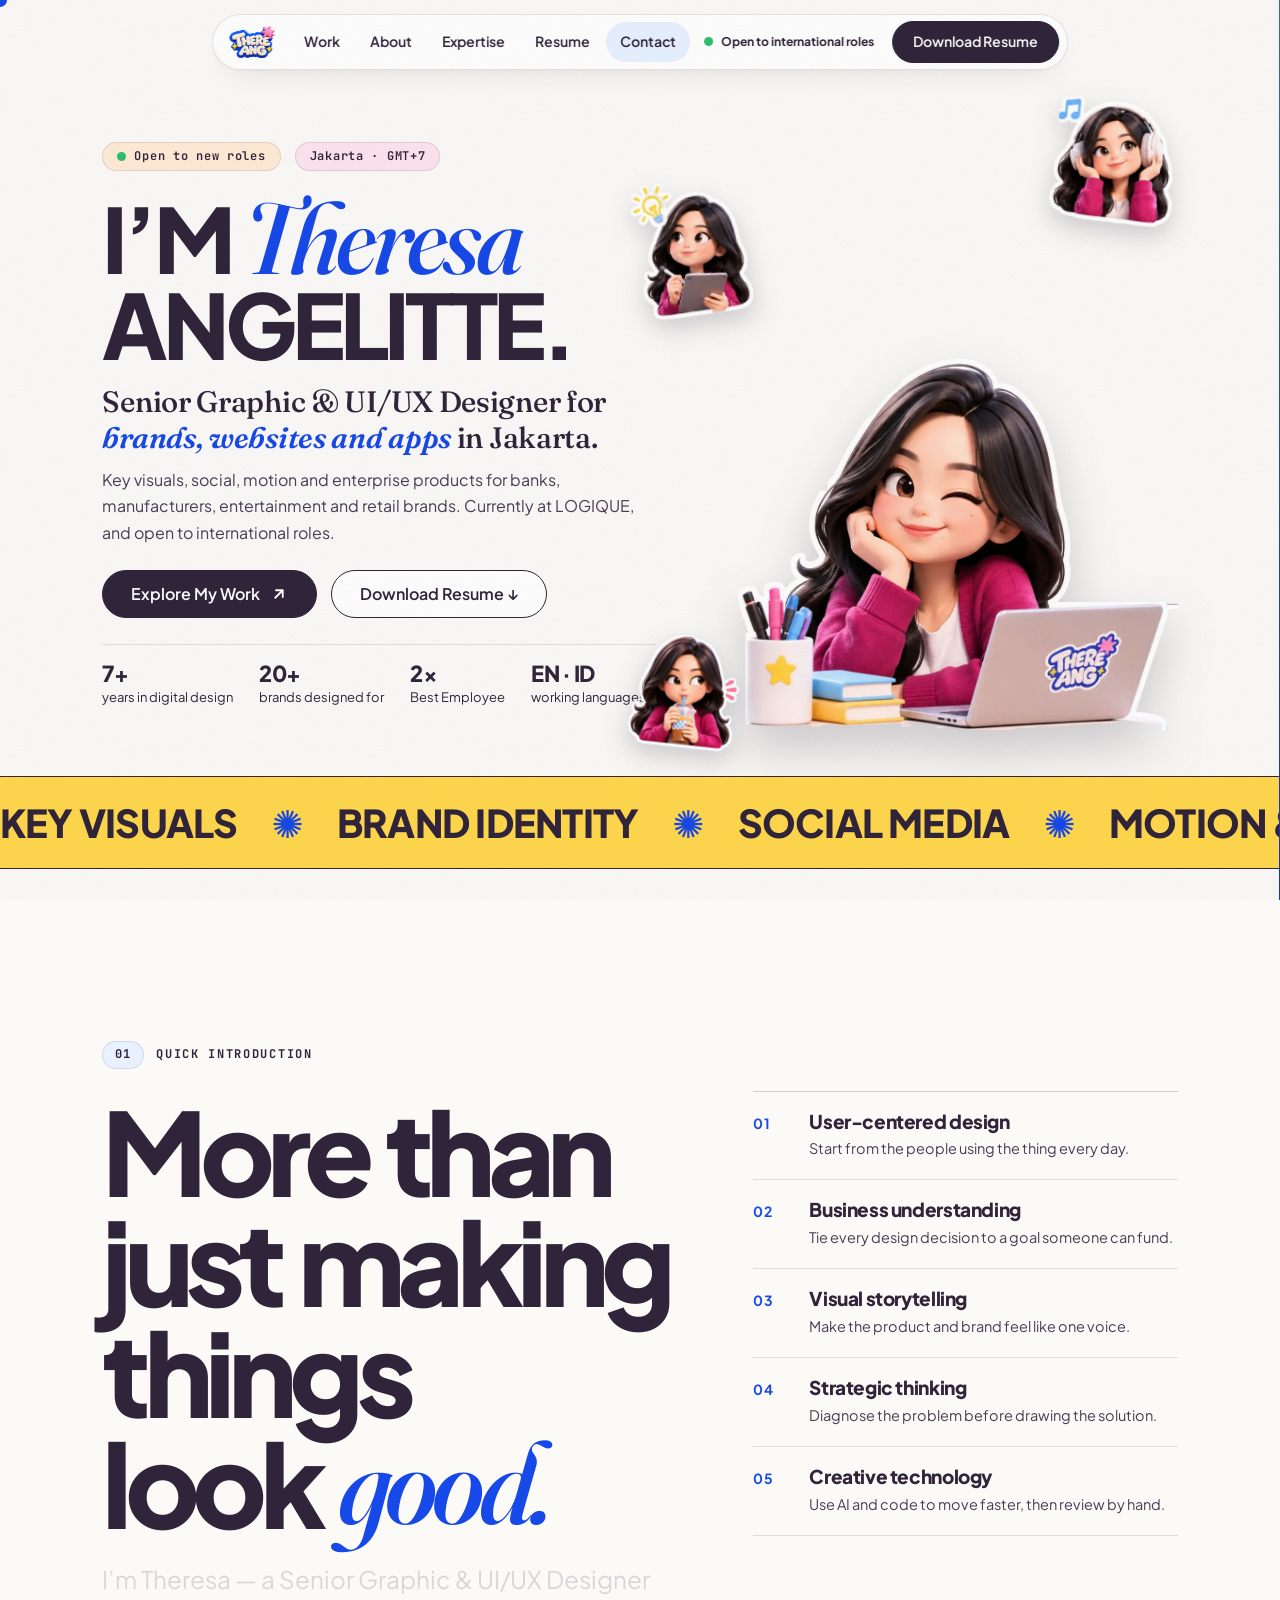
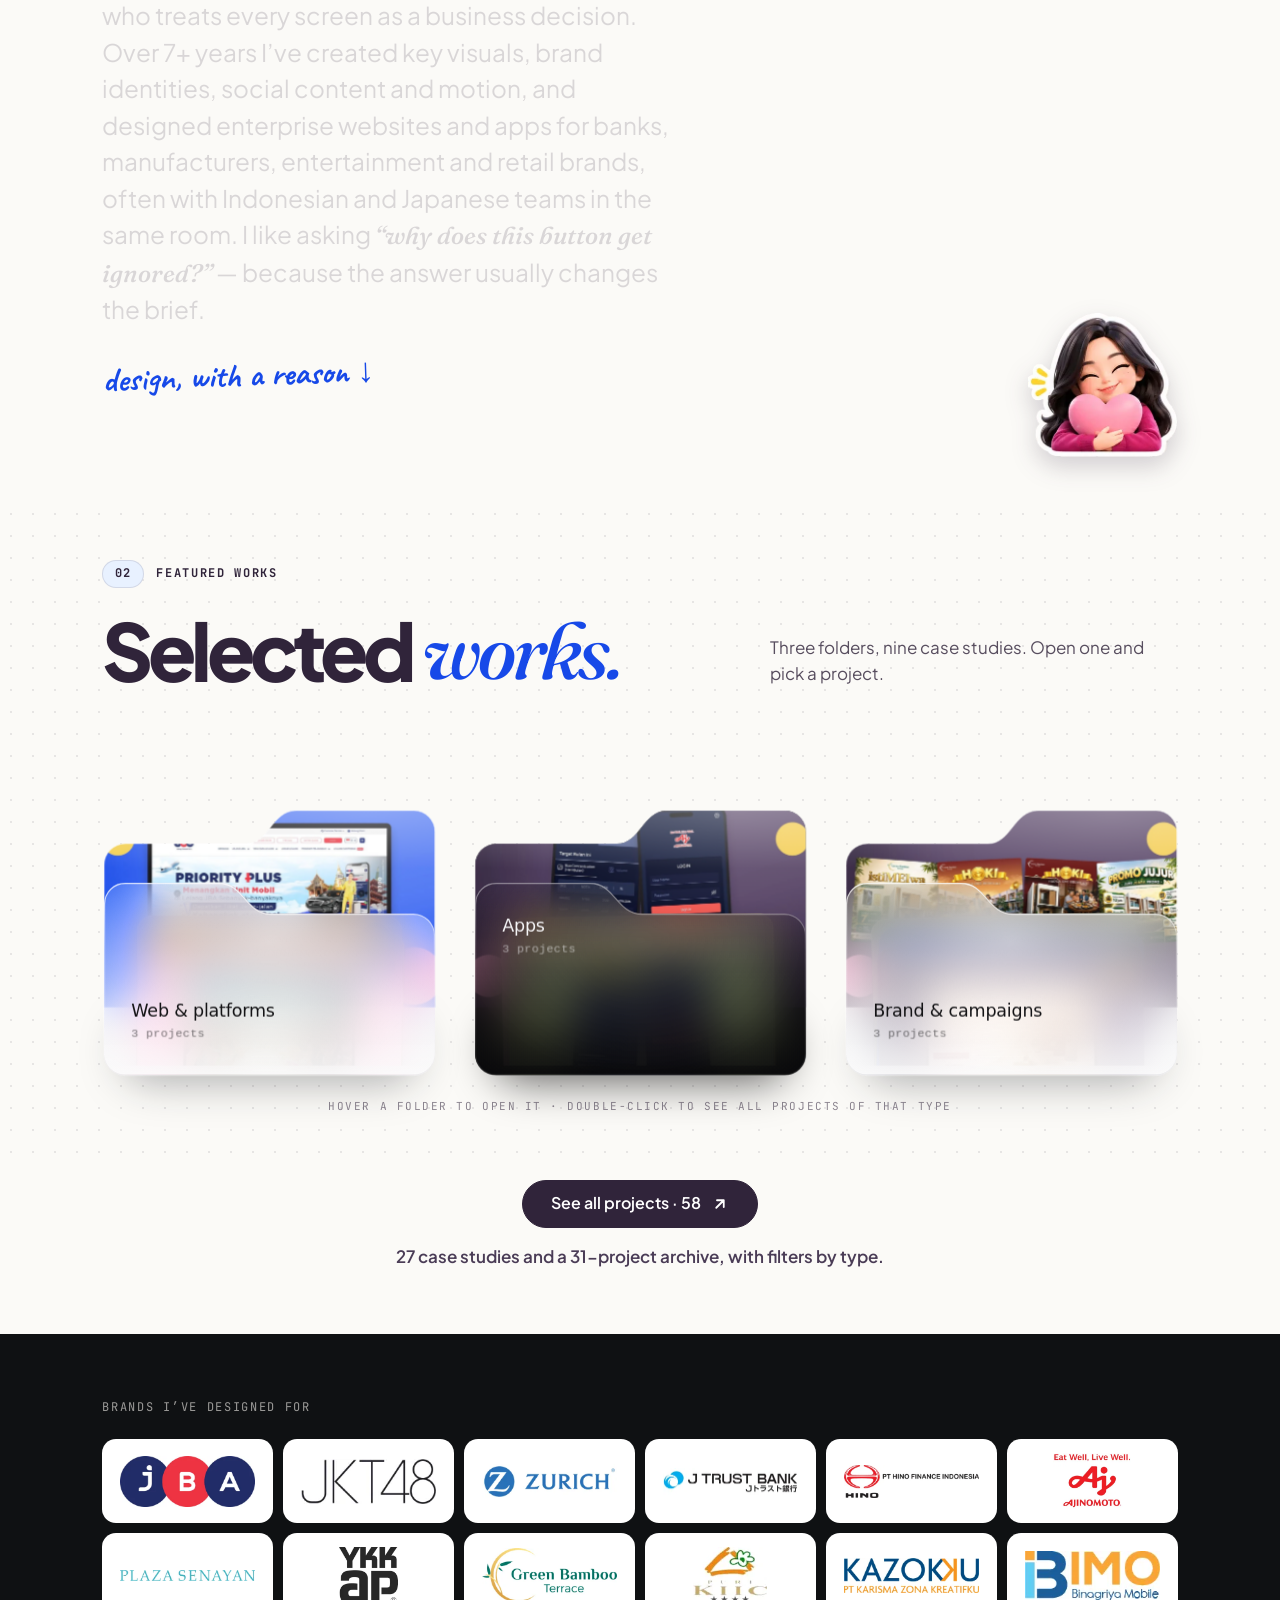
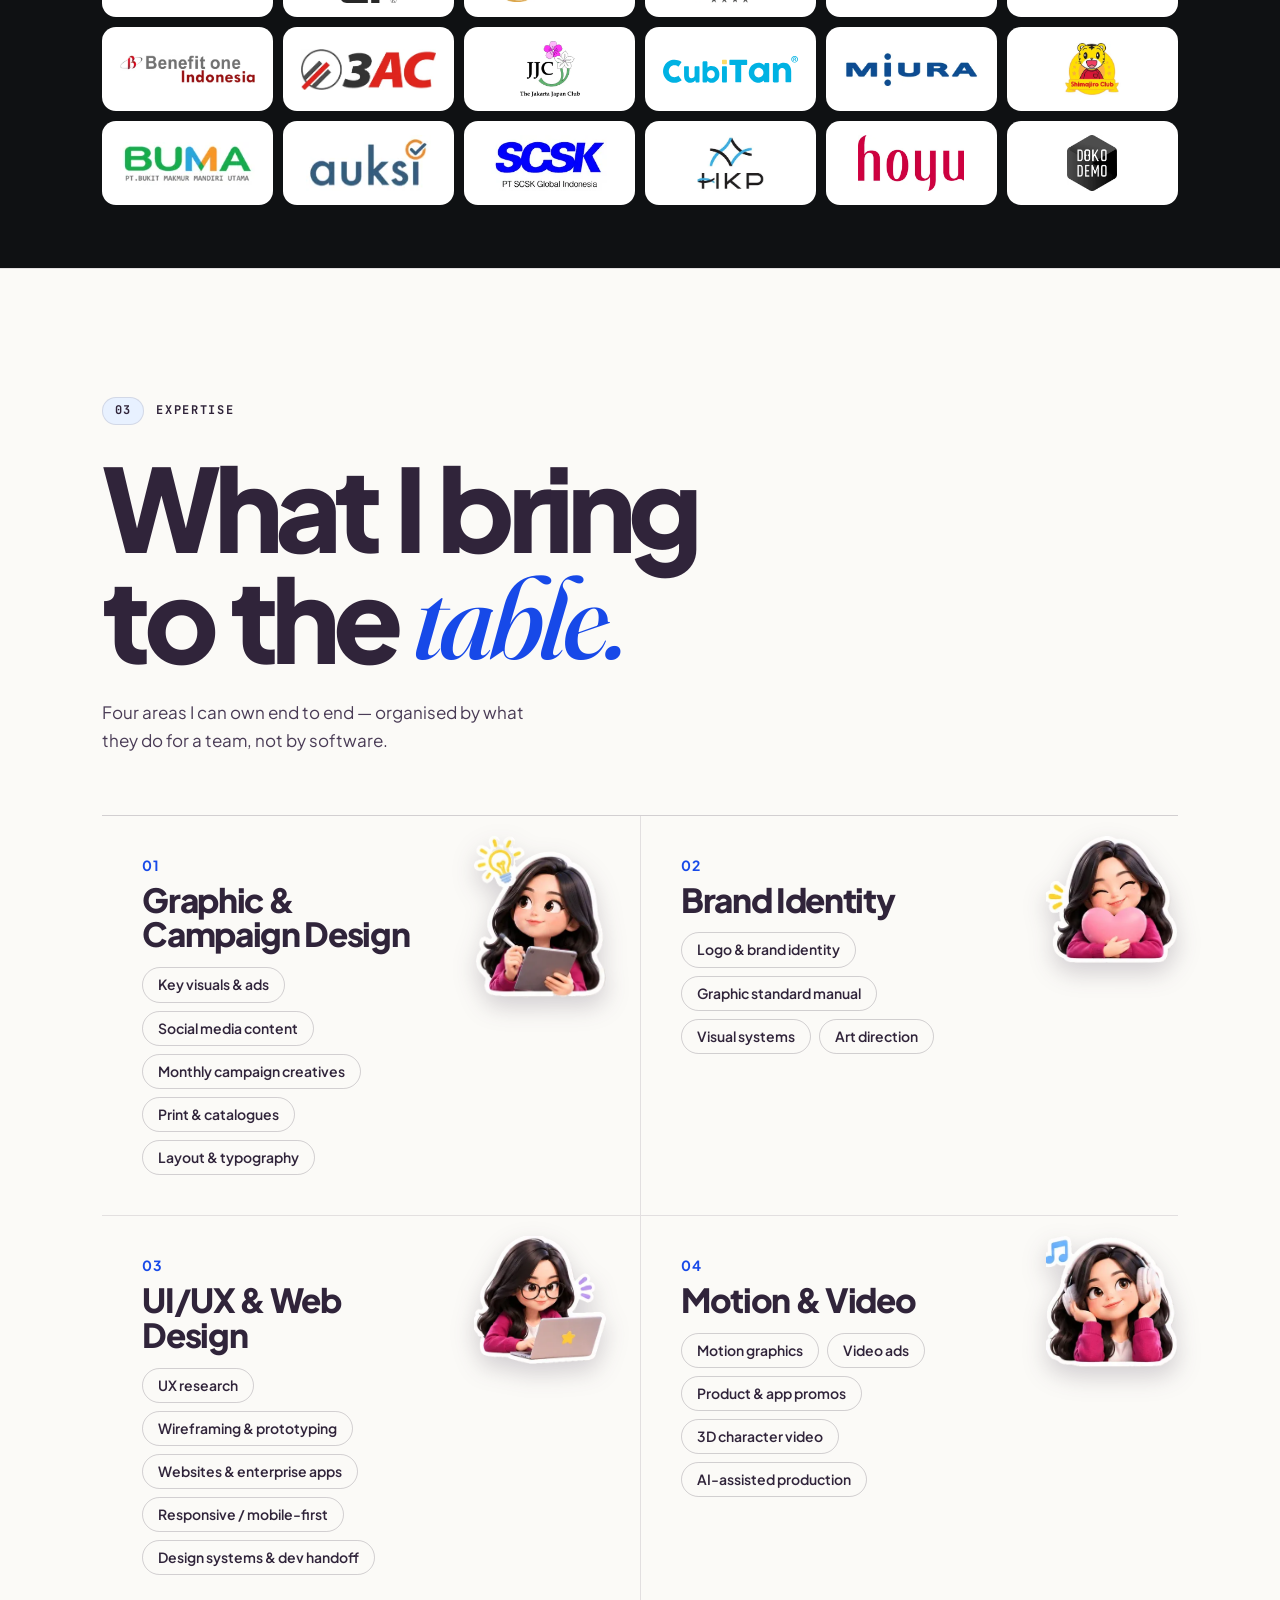
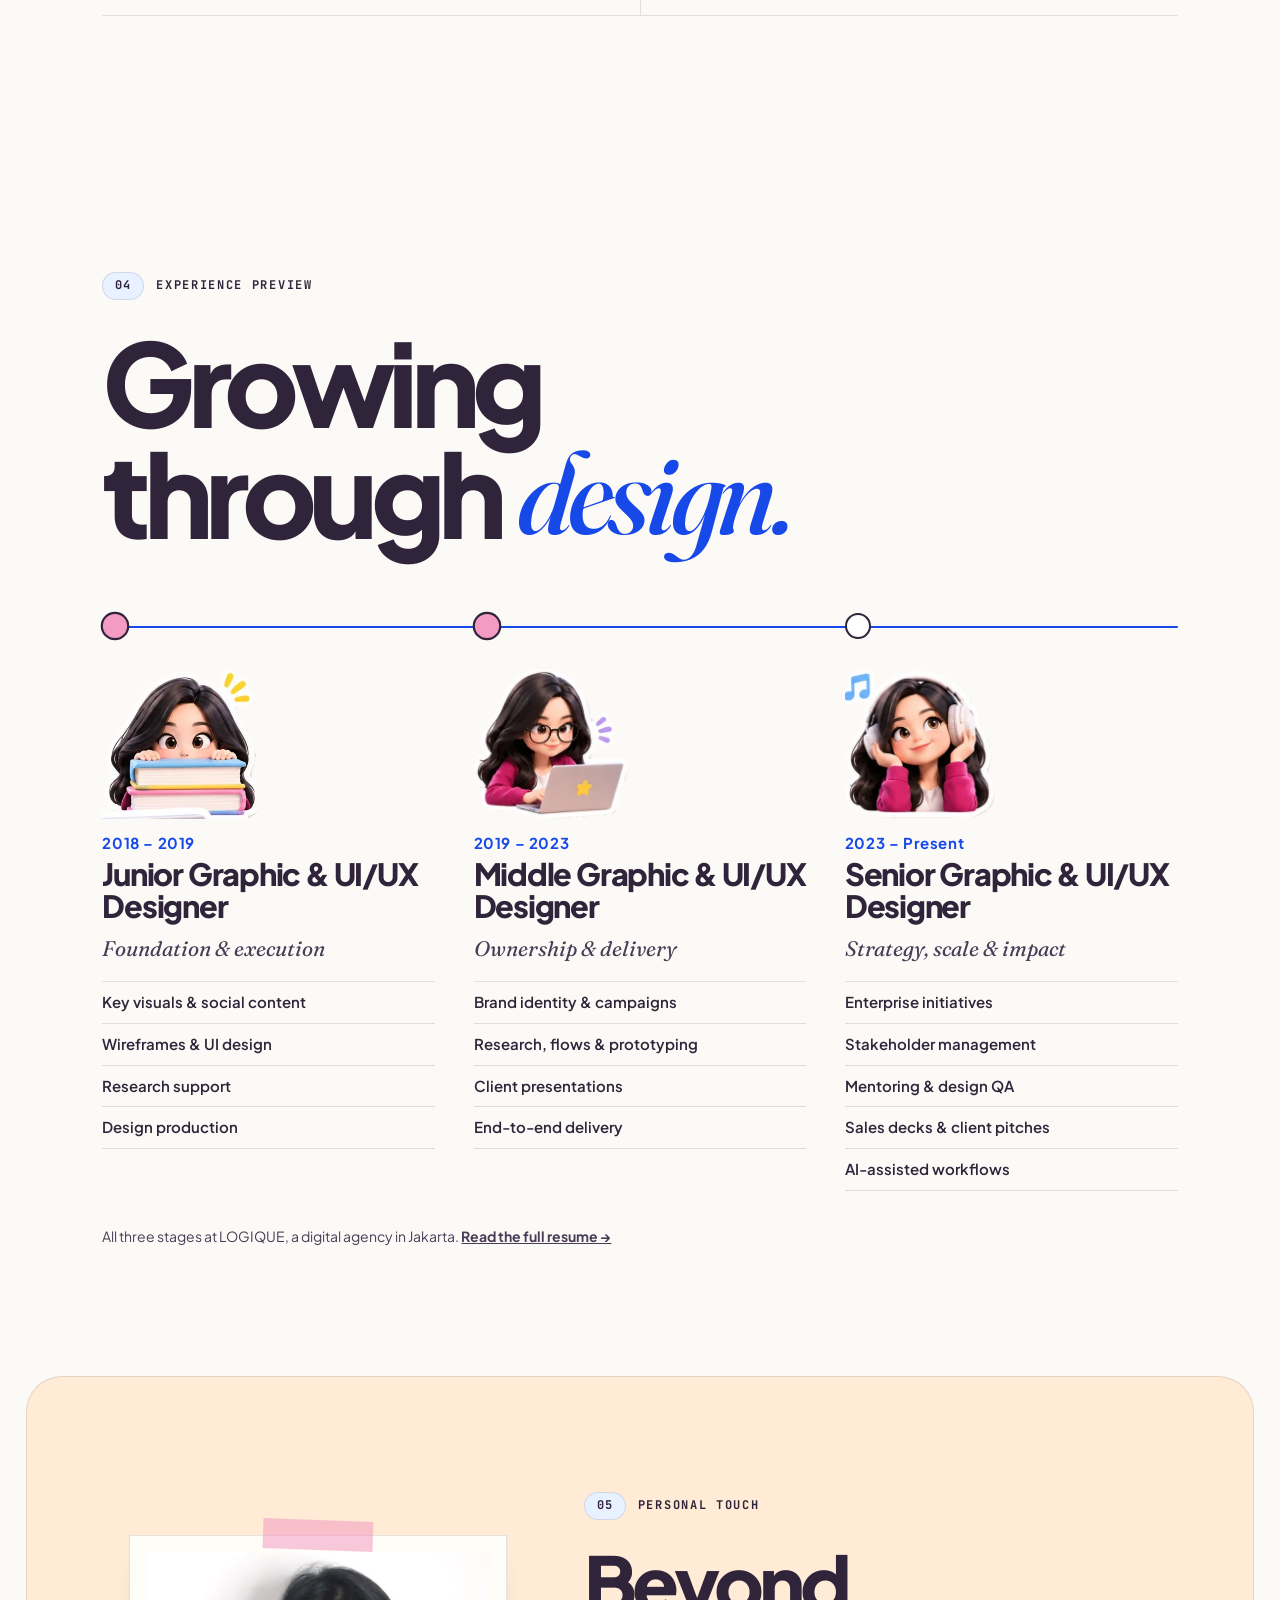
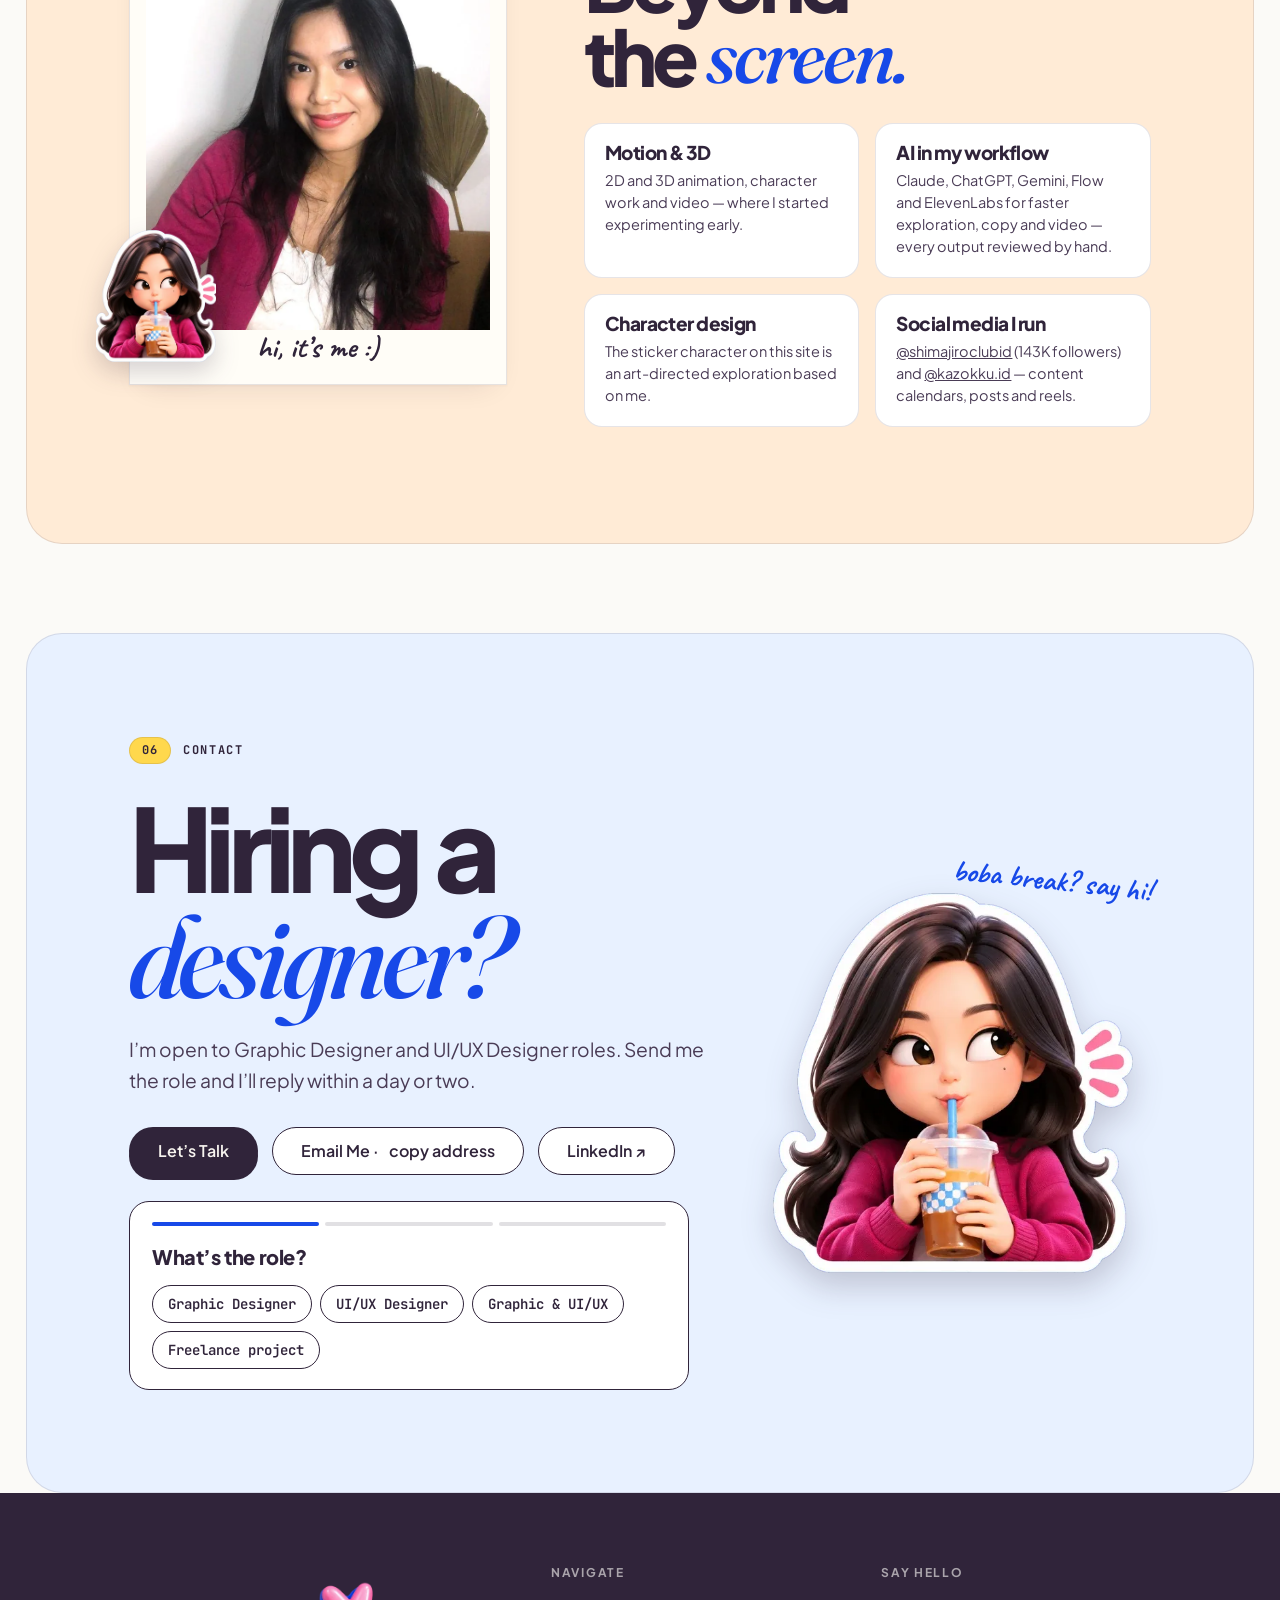
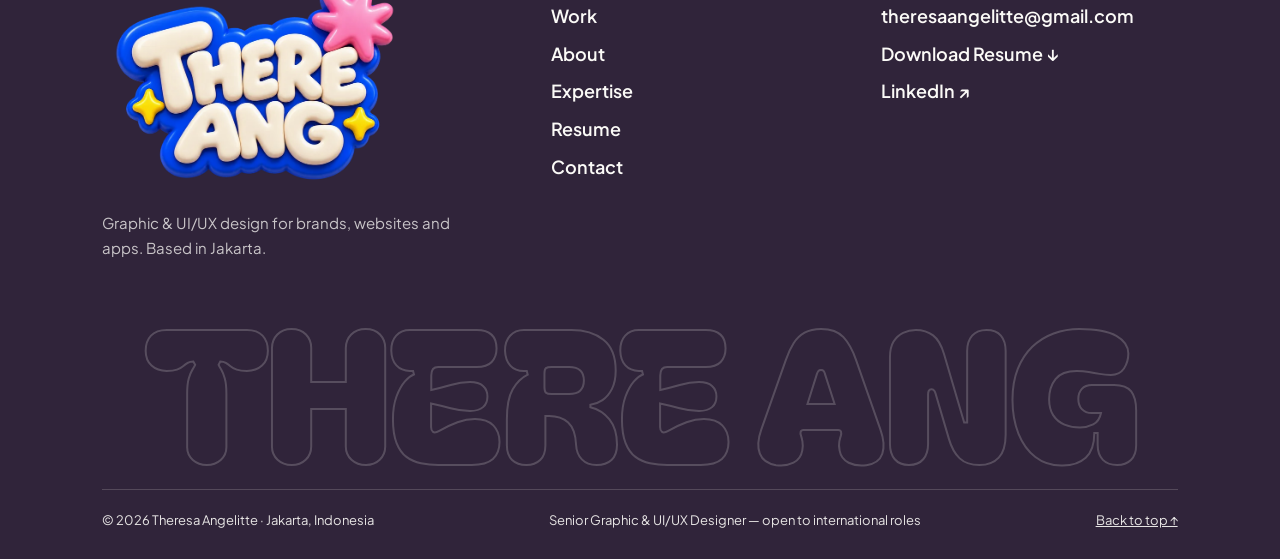
<file: index.html>
<!DOCTYPE html>
<html lang="en">
<head>
<meta charset="utf-8">
<meta name="viewport" content="width=device-width, initial-scale=1">
<title>Theresa Angelitte — Senior Graphic &amp; UI/UX Designer, Jakarta</title>
<meta name="description" content="Theresa Angelitte (THERE ANG), Senior Graphic &amp; UI/UX Designer in Jakarta. 7+ years designing brands, websites and apps for JKT48, J Trust Bank, Zurich and more.">
<meta name="theme-color" content="#1749E8">
<link rel="canonical" href="https://thereang.vercel.app/">
<meta name="robots" content="index, follow, max-image-preview:large, max-snippet:-1, max-video-preview:-1">
<meta name="author" content="Theresa Angelitte">
<meta property="og:type" content="profile">
<meta property="og:site_name" content="THERE ANG">
<meta property="og:locale" content="en_US">
<meta property="og:url" content="https://thereang.vercel.app/">
<meta property="og:title" content="Theresa Angelitte — Senior Graphic &amp; UI/UX Designer, Jakarta">
<meta property="og:description" content="Theresa Angelitte (THERE ANG), Senior Graphic &amp; UI/UX Designer in Jakarta. 7+ years designing brands, websites and apps for JKT48, J Trust Bank, Zurich and more.">
<meta property="og:image" content="https://thereang.vercel.app/og.jpg">
<meta property="og:image:width" content="1200">
<meta property="og:image:height" content="630">
<meta property="og:image:alt" content="Theresa Angelitte, Senior Graphic &amp; UI/UX Designer — THERE ANG logo and 3D character">
<meta property="profile:first_name" content="Theresa">
<meta property="profile:last_name" content="Angelitte">
<meta name="twitter:card" content="summary_large_image">
<meta name="twitter:title" content="Theresa Angelitte — Senior Graphic &amp; UI/UX Designer, Jakarta">
<meta name="twitter:description" content="Theresa Angelitte (THERE ANG), Senior Graphic &amp; UI/UX Designer in Jakarta. 7+ years designing brands, websites and apps for JKT48, J Trust Bank, Zurich and more.">
<meta name="twitter:image" content="https://thereang.vercel.app/og.jpg">
<link rel="alternate" type="text/markdown" title="LLM-friendly summary" href="https://thereang.vercel.app/llms.txt">
<script type="application/ld+json">{"@context":"https://schema.org","@graph":[{"@type":"WebSite","@id":"https://thereang.vercel.app/#website","url":"https://thereang.vercel.app/","name":"THERE ANG — Theresa Angelitte","alternateName":"THERE ANG","inLanguage":"en","publisher":{"@id":"https://thereang.vercel.app/#person"}},{"@type":"ProfilePage","@id":"https://thereang.vercel.app/#profile","url":"https://thereang.vercel.app/","name":"Theresa Angelitte — Senior Graphic & UI/UX Designer, Jakarta","description":"Theresa Angelitte (THERE ANG), Senior Graphic & UI/UX Designer in Jakarta. 7+ years designing brands, websites and apps for JKT48, J Trust Bank, Zurich and more.","inLanguage":"en","isPartOf":{"@id":"https://thereang.vercel.app/#website"},"mainEntity":{"@id":"https://thereang.vercel.app/#person"},"primaryImageOfPage":{"@type":"ImageObject","url":"https://thereang.vercel.app/og.jpg","width":1200,"height":630},"dateModified":"2026-11-09","hasPart":{"@id":"https://thereang.vercel.app/#portfolio"}},{"@type":"Person","@id":"https://thereang.vercel.app/#person","name":"Theresa Angelitte","alternateName":"THERE ANG","url":"https://thereang.vercel.app/","image":"https://thereang.vercel.app/og.jpg","email":"mailto:theresaangelitte@gmail.com","jobTitle":"Senior Graphic & UI/UX Designer","description":"Senior Graphic & UI/UX Designer in Jakarta with 7+ years at LOGIQUE, creating key visuals, brand identities, social content, motion and enterprise websites and apps for banking, insurance, manufacturing, entertainment and retail brands.","worksFor":{"@type":"Organization","name":"LOGIQUE","description":"Digital agency in Jakarta"},"alumniOf":{"@type":"CollegeOrUniversity","name":"LaSalle College Jakarta"},"hasCredential":{"@type":"EducationalOccupationalCredential","credentialCategory":"Diploma 3","educationalLevel":"Digital Media Design","dateCreated":"2018"},"award":"2× Best Employee, LOGIQUE","address":{"@type":"PostalAddress","addressLocality":"Jakarta","addressCountry":"ID"},"nationality":{"@type":"Country","name":"Indonesia"},"knowsLanguage":["en","id"],"knowsAbout":["UI design","UX design","UX research","Wireframing","Prototyping","Design systems","Responsive web design","Enterprise web applications","Graphic design","Brand identity","Logo design","Key visuals","Social media content","Campaign creatives","Motion graphics","Video ads","3D character design","AI-assisted design","Figma","Adobe Creative Cloud"],"hasOccupation":{"@type":"Occupation","name":"Graphic & UI/UX Designer","occupationLocation":{"@type":"City","name":"Jakarta"},"skills":"UI/UX design, graphic design, brand identity, motion graphics, design systems"},"sameAs":["https://www.linkedin.com/in/theresa-angelitte-7356b0152/"]},{"@type":"ItemList","@id":"https://thereang.vercel.app/#portfolio","name":"Portfolio case studies by Theresa Angelitte","numberOfItems":27,"itemListElement":[{"@type":"ListItem","position":1,"item":{"@type":"CreativeWork","@id":"https://thereang.vercel.app/#/work/jba","url":"https://thereang.vercel.app/#/work/jba","name":"JBA Indonesia","description":"Revamping a vehicle-auction platform across desktop and mobile web, plus a bidding app and online payment.","genre":"Vehicle auction","keywords":"Web, App","temporalCoverage":"2025–26","creator":{"@id":"https://thereang.vercel.app/#person"},"creditText":"Theresa Angelitte — UI/UX Designer"}},{"@type":"ListItem","position":2,"item":{"@type":"CreativeWork","@id":"https://thereang.vercel.app/#/work/buma","url":"https://thereang.vercel.app/#/work/buma","name":"BUMA Digiman","description":"A tablet inspection app that guides inspectors route by route through heavy-equipment checks.","genre":"Mining & heavy equipment","keywords":"App, Enterprise","temporalCoverage":"2020","creator":{"@id":"https://thereang.vercel.app/#person"},"creditText":"Theresa Angelitte — UI/UX Designer"}},{"@type":"ListItem","position":3,"item":{"@type":"CreativeWork","@id":"https://thereang.vercel.app/#/work/plaza","url":"https://thereang.vercel.app/#/work/plaza","name":"Plaza Senayan","description":"A 68-page mobile PWA that puts promotions, events and member services in one place.","genre":"Retail & lifestyle","keywords":"App, PWA","temporalCoverage":"2023","creator":{"@id":"https://thereang.vercel.app/#person"},"creditText":"Theresa Angelitte — UI/UX Designer"}},{"@type":"ListItem","position":4,"item":{"@type":"CreativeWork","@id":"https://thereang.vercel.app/#/work/jtrust","url":"https://thereang.vercel.app/#/work/jtrust","name":"J Trust Bank","description":"A 139-page banking website redesign, from promotions and e-rates to corporate governance.","genre":"Banking","keywords":"Web, Banking","temporalCoverage":"2025","creator":{"@id":"https://thereang.vercel.app/#person"},"creditText":"Theresa Angelitte — UI/UX Designer"}},{"@type":"ListItem","position":5,"item":{"@type":"CreativeWork","@id":"https://thereang.vercel.app/#/work/ajinomoto","url":"https://thereang.vercel.app/#/work/ajinomoto","name":"Ajinomoto HTS","description":"A dark-mode sales app — because the sun was the real user problem.","genre":"FMCG sales enablement","keywords":"App, Dark mode","temporalCoverage":"2022","creator":{"@id":"https://thereang.vercel.app/#person"},"creditText":"Theresa Angelitte — UI/UX Designer"}},{"@type":"ListItem","position":6,"item":{"@type":"CreativeWork","@id":"https://thereang.vercel.app/#/work/gbt","url":"https://thereang.vercel.app/#/work/gbt","name":"Green Bamboo Terrace","description":"Monthly campaign creatives and a web revamp for a residential development, designed as one system since 2021.","genre":"Property","keywords":"Ads, Web","temporalCoverage":"2021 – now","creator":{"@id":"https://thereang.vercel.app/#person"},"creditText":"Theresa Angelitte — Graphic & UI/UX Designer"}},{"@type":"ListItem","position":7,"item":{"@type":"CreativeWork","@id":"https://thereang.vercel.app/#/work/jkt48","url":"https://thereang.vercel.app/#/work/jkt48","name":"JKT48","description":"The official website (85 pages) and fan voting platform (24 pages) for Indonesia's idol group.","genre":"Entertainment","keywords":"Web, Fan platform","temporalCoverage":"2025","creator":{"@id":"https://thereang.vercel.app/#person"},"creditText":"Theresa Angelitte — UI/UX Designer"}},{"@type":"ListItem","position":8,"item":{"@type":"CreativeWork","@id":"https://thereang.vercel.app/#/work/guahan","url":"https://thereang.vercel.app/#/work/guahan","name":"Guahan Air","description":"A complete identity for the first international airline of Guam — logo, livery, stationery and guideline.","genre":"Aviation · branding concept","keywords":"Branding","temporalCoverage":"2019","creator":{"@id":"https://thereang.vercel.app/#person"},"creditText":"Theresa Angelitte — Brand designer"}},{"@type":"ListItem","position":9,"item":{"@type":"CreativeWork","@id":"https://thereang.vercel.app/#/work/gvm","url":"https://thereang.vercel.app/#/work/gvm","name":"GVM / ValueMax","description":"A pre-sales redesign concept for Gadai ValueMax Indonesia, built on a web and brand presence analysis. The brief: move the proof the market already gives ValueMax onto its website.","genre":"Pawn & finance","keywords":"Web","temporalCoverage":"Nov 2026","creator":{"@id":"https://thereang.vercel.app/#person"},"creditText":"Theresa Angelitte — UI/UX Designer"}},{"@type":"ListItem","position":10,"item":{"@type":"CreativeWork","@id":"https://thereang.vercel.app/#/work/zurich","url":"https://thereang.vercel.app/#/work/zurich","name":"Zurich Insurance","description":"A 114-page insurance website revamp, optimised for mobile.","genre":"Insurance","keywords":"Web","temporalCoverage":"2022","creator":{"@id":"https://thereang.vercel.app/#person"},"creditText":"Theresa Angelitte — UI/UX Designer & Project Owner"}},{"@type":"ListItem","position":11,"item":{"@type":"CreativeWork","@id":"https://thereang.vercel.app/#/work/miura","url":"https://thereang.vercel.app/#/work/miura","name":"Miura ASEAN","description":"A regional website covering seven ASEAN countries across 74 pages.","genre":"Industrial boilers","keywords":"Web","temporalCoverage":"2026","creator":{"@id":"https://thereang.vercel.app/#person"},"creditText":"Theresa Angelitte — UI/UX Designer"}},{"@type":"ListItem","position":12,"item":{"@type":"CreativeWork","@id":"https://thereang.vercel.app/#/work/prime","url":"https://thereang.vercel.app/#/work/prime","name":"Prime Southgate","description":"Facility landing pages, social banners and flyers for a residential property.","genre":"Property","keywords":"Web, Ads","temporalCoverage":"2019–2023","creator":{"@id":"https://thereang.vercel.app/#person"},"creditText":"Theresa Angelitte — Designer"}},{"@type":"ListItem","position":13,"item":{"@type":"CreativeWork","@id":"https://thereang.vercel.app/#/work/cubitan","url":"https://thereang.vercel.app/#/work/cubitan","name":"Yachiyo CubiTan","description":"A website built from scratch in 2024 and a homepage redesign in 2025, plus product photography, video and 3D assets.","genre":"Smart gas · IoT","keywords":"Web, Video","temporalCoverage":"2024–2026","creator":{"@id":"https://thereang.vercel.app/#person"},"creditText":"Theresa Angelitte — UI/UX & visual designer"}},{"@type":"ListItem","position":14,"item":{"@type":"CreativeWork","@id":"https://thereang.vercel.app/#/work/shimajiro","url":"https://thereang.vercel.app/#/work/shimajiro","name":"Shimajiro","description":"Social content, banners, a content calendar and quiz videos.","genre":"Education","keywords":"Social, Video","temporalCoverage":"2024–2026","creator":{"@id":"https://thereang.vercel.app/#person"},"creditText":"Theresa Angelitte — Visual designer"}},{"@type":"ListItem","position":15,"item":{"@type":"CreativeWork","@id":"https://thereang.vercel.app/#/work/lodji","url":"https://thereang.vercel.app/#/work/lodji","name":"Lodji","description":"Banners and a consistent social media feed.","genre":"Lifestyle","keywords":"Social","temporalCoverage":"2023–2024","creator":{"@id":"https://thereang.vercel.app/#person"},"creditText":"Theresa Angelitte — Visual designer"}},{"@type":"ListItem","position":16,"item":{"@type":"CreativeWork","@id":"https://thereang.vercel.app/#/work/3ac","url":"https://thereang.vercel.app/#/work/3ac","name":"3AC (ISO Path Finder)","description":"Monthly social media content, with every banner delivered in three sizes.","genre":"Consulting","keywords":"Social","temporalCoverage":"2025–2026","creator":{"@id":"https://thereang.vercel.app/#person"},"creditText":"Theresa Angelitte — Visual designer"}},{"@type":"ListItem","position":17,"item":{"@type":"CreativeWork","@id":"https://thereang.vercel.app/#/work/tareeq","url":"https://thereang.vercel.app/#/work/tareeq","name":"Tareeq Al Haramain","description":"Web assets, umrah flyers, banners and ads.","genre":"Umrah travel","keywords":"Web, Ads","temporalCoverage":"2023","creator":{"@id":"https://thereang.vercel.app/#person"},"creditText":"Theresa Angelitte — Designer"}},{"@type":"ListItem","position":18,"item":{"@type":"CreativeWork","@id":"https://thereang.vercel.app/#/work/hoyu","url":"https://thereang.vercel.app/#/work/hoyu","name":"Hoyu","description":"A 2022 web revamp (Bigen product landing) and brand banners through to the June 2026 campaign — flyers, commuter-line and handgrip ads.","genre":"Beauty & consumer","keywords":"Web, Campaign","temporalCoverage":"2022–2026","creator":{"@id":"https://thereang.vercel.app/#person"},"creditText":"Theresa Angelitte — UI/UX & visual designer"}},{"@type":"ListItem","position":19,"item":{"@type":"CreativeWork","@id":"https://thereang.vercel.app/#/work/kazokku","url":"https://thereang.vercel.app/#/work/kazokku","name":"Kazokku","description":"Three website revamps between 2020 and May 2026, plus ad banners, video and business cards.","genre":"Technology","keywords":"Web, Ads","temporalCoverage":"2020–2026","creator":{"@id":"https://thereang.vercel.app/#person"},"creditText":"Theresa Angelitte — UI/UX & visual designer"}},{"@type":"ListItem","position":20,"item":{"@type":"CreativeWork","@id":"https://thereang.vercel.app/#/work/kbr","url":"https://thereang.vercel.app/#/work/kbr","name":"KBR Prime","description":"Desktop and mobile web design with podcast cover art.","genre":"Media","keywords":"Web, Podcast","temporalCoverage":"2019","creator":{"@id":"https://thereang.vercel.app/#person"},"creditText":"Theresa Angelitte — UI/UX Designer"}},{"@type":"ListItem","position":21,"item":{"@type":"CreativeWork","@id":"https://thereang.vercel.app/#/work/jpid","url":"https://thereang.vercel.app/#/work/jpid","name":"Jpid — Info Jepang","description":"Video thumbnails and supporting materials for a Japan-information channel.","genre":"Media","keywords":"Social, Video","temporalCoverage":"2019–2020","creator":{"@id":"https://thereang.vercel.app/#person"},"creditText":"Theresa Angelitte — Visual designer"}},{"@type":"ListItem","position":22,"item":{"@type":"CreativeWork","@id":"https://thereang.vercel.app/#/work/oreo","url":"https://thereang.vercel.app/#/work/oreo","name":"Oreo, Penuh Keajaiban","description":"Commercial photography with hand-sculpted Oreos — a rose, Olaf's face, a bitten apple, a glass slipper — paired with Disney story silhouettes in four posters.","genre":"Commercial photography","keywords":"Photography","temporalCoverage":"2019","creator":{"@id":"https://thereang.vercel.app/#person"},"creditText":"Theresa Angelitte — Photographer & designer"}},{"@type":"ListItem","position":23,"item":{"@type":"CreativeWork","@id":"https://thereang.vercel.app/#/work/caterpillar","url":"https://thereang.vercel.app/#/work/caterpillar","name":"A Little Kindhearted Caterpillar","description":"A printed children's storybook — the story, all illustrations and the book design.","genre":"Children's book","keywords":"Illustration","temporalCoverage":"2019","creator":{"@id":"https://thereang.vercel.app/#person"},"creditText":"Theresa Angelitte — Author & illustrator"}},{"@type":"ListItem","position":24,"item":{"@type":"CreativeWork","@id":"https://thereang.vercel.app/#/work/missytea","url":"https://thereang.vercel.app/#/work/missytea","name":"Missytea","description":"A tea brand from scratch: logo, story and sell-ready packaging in two variants.","genre":"Product & packaging","keywords":"Branding","temporalCoverage":"2019","creator":{"@id":"https://thereang.vercel.app/#person"},"creditText":"Theresa Angelitte — Brand & packaging designer"}},{"@type":"ListItem","position":25,"item":{"@type":"CreativeWork","@id":"https://thereang.vercel.app/#/work/mra","url":"https://thereang.vercel.app/#/work/mra","name":"ASEAN MRA-TP Secretariat","description":"A bilingual (EN/ID) website demo with discovery questions and a developer handoff.","genre":"Public sector","keywords":"Web, Pre-sales","temporalCoverage":"2026","creator":{"@id":"https://thereang.vercel.app/#person"},"creditText":"Theresa Angelitte — UI/UX Designer"}},{"@type":"ListItem","position":26,"item":{"@type":"CreativeWork","@id":"https://thereang.vercel.app/#/work/dompet","url":"https://thereang.vercel.app/#/work/dompet","name":"Dompet Dhuafa","description":"A Global Giving demo site in two alternatives, with a web and brand presence report.","genre":"Non-profit","keywords":"Web, Pre-sales","temporalCoverage":"Oct 2026","creator":{"@id":"https://thereang.vercel.app/#person"},"creditText":"Theresa Angelitte — UI/UX Designer"}},{"@type":"ListItem","position":27,"item":{"@type":"CreativeWork","@id":"https://thereang.vercel.app/#/work/menara","url":"https://thereang.vercel.app/#/work/menara","name":"Menara Astra","description":"A demo website for the tower.","genre":"Corporate","keywords":"Web, Pre-sales","temporalCoverage":"2026","creator":{"@id":"https://thereang.vercel.app/#person"},"creditText":"Theresa Angelitte — UI/UX Designer"}}]}]}</script>
<link rel="icon" type="image/png" sizes="32x32" href="images/icon-32x32.png">
<link rel="icon" type="image/png" sizes="192x192" href="images/icon-192x192.png">
<link rel="apple-touch-icon" href="images/apple-touch-icon.png">
<link rel="preconnect" href="https://fonts.googleapis.com">
<link rel="preconnect" href="https://fonts.gstatic.com" crossorigin>
<link href="https://fonts.googleapis.com/css2?family=Plus+Jakarta+Sans:wght@400;500;600;700;800&family=Fraunces:ital,opsz,wght@0,9..144,500;1,9..144,500;1,9..144,600&family=Bagel+Fat+One&family=Caveat:wght@600;700&family=JetBrains+Mono:wght@500;700&display=swap" rel="stylesheet">
<style>
:root{
  --paper:#F7F4EF; --blue:#1749E8; --blue-d:#0F34B5; --pink:#F39BC2; --yellow:#FFD84D; --sage:#B8C98C; --plum:#30243A;
  --plum2:#4a3c56; --line:rgba(48,36,58,.14);
  --body:'Plus Jakarta Sans',system-ui,-apple-system,'Segoe UI',sans-serif;
  --serif:'Fraunces',Georgia,'Times New Roman',serif;
  --fun:'Bagel Fat One','Fredoka','Baloo 2',ui-rounded,'Arial Rounded MT Bold',var(--body);
  --hand:'Caveat','Segoe Print',cursive;
  --pad:clamp(26px,8vw,128px); --max:1320px;
}
*{box-sizing:border-box;margin:0;padding:0}
html{scroll-behavior:smooth;scroll-padding-top:90px}
body{font-family:var(--body);background:var(--paper);color:var(--plum);font-size:17px;line-height:1.65;-webkit-font-smoothing:antialiased;overflow-x:hidden}
body.locked{overflow:hidden}
img{max-width:100%;height:auto;display:block}
a{color:inherit}
button{font-family:inherit;cursor:pointer}
::selection{background:var(--yellow);color:var(--plum)}
:focus-visible{outline:3px solid var(--blue);outline-offset:3px;border-radius:6px}
.skip-link{position:fixed;left:12px;top:-60px;z-index:3000;background:var(--blue);color:#fff;padding:10px 16px;border-radius:8px;font-weight:700;text-decoration:none;transition:top .2s}
.skip-link:focus{top:12px}
.wrap{max-width:var(--max);margin:0 auto;padding:0 var(--pad);position:relative}
.lab{font-size:12px;font-weight:700;letter-spacing:.14em;text-transform:uppercase}
.hand{font-family:var(--hand);font-weight:700;color:var(--blue);line-height:1.05}
.serif{font-family:var(--serif);font-style:italic;font-weight:500}
section{position:relative}

/* ---------- buttons ---------- */
.btn{display:inline-flex;align-items:center;gap:10px;min-height:52px;padding:0 28px;border-radius:999px;font-weight:700;font-size:16px;text-decoration:none;border:2px solid var(--plum);color:var(--plum);background:transparent;position:relative;transition:background .25s,color .25s,border-color .25s,box-shadow .25s,transform .25s}
.btn svg{width:18px;height:18px;flex:none;transition:transform .25s}
.btn:hover svg{transform:translate(3px,-3px)}
.btn.blue{background:var(--blue);border-color:var(--blue);color:#fff;box-shadow:0 5px 0 var(--blue-d)}
.btn.blue:hover{transform:translateY(-2px);box-shadow:0 7px 0 var(--blue-d)}
.btn.blue:active{transform:translateY(4px);box-shadow:0 1px 0 var(--blue-d)}
.btn.line:hover{background:var(--plum);color:var(--paper)}
.btn.yel{background:var(--yellow);border-color:var(--plum);box-shadow:0 5px 0 var(--plum)}
.btn.yel:hover{transform:translateY(-2px);box-shadow:0 7px 0 var(--plum)}
.btn.sm{min-height:42px;padding:0 20px;font-size:14px;white-space:nowrap}
.ul{background:linear-gradient(currentColor,currentColor) 0 100%/0 2px no-repeat;transition:background-size .3s}
.ul:hover{background-size:100% 2px}

/* ---------- nav ---------- */
.nav{position:fixed;top:14px;left:50%;transform:translateX(-50%);z-index:900;display:flex;align-items:center;gap:6px;background:rgba(247,244,239,.92);backdrop-filter:blur(10px);border:2px solid var(--plum);border-radius:999px;padding:6px 8px 6px 14px;box-shadow:0 5px 0 var(--plum);max-width:calc(100% - 24px)}
.nav .brand{display:flex;align-items:center;margin-right:8px}
.nav .brand img{height:38px;width:auto;max-width:none}
.nav ul{display:flex;list-style:none;gap:2px}
.nav ul a{display:block;font-size:14px;font-weight:600;text-decoration:none;padding:8px 14px;border-radius:999px;transition:background .2s,color .2s}
.nav ul a:hover{background:rgba(23,73,232,.1)}
.nav ul a.on{background:var(--plum);color:var(--paper)}
.nav .avail{display:flex;align-items:center;gap:8px;font-size:12px;font-weight:700;padding:0 12px 0 8px;white-space:nowrap}
.pip{width:9px;height:9px;border-radius:50%;background:#2fbf71;box-shadow:0 0 0 0 rgba(47,191,113,.55);animation:pip 2.4s infinite;flex:none}
@keyframes pip{70%{box-shadow:0 0 0 8px rgba(47,191,113,0)}100%{box-shadow:0 0 0 0 rgba(47,191,113,0)}}
.nav .menu-btn{display:none;min-height:42px;padding:0 16px;border-radius:999px;border:2px solid var(--plum);background:transparent;font-weight:700;font-size:14px;color:var(--plum)}
.mmenu{position:fixed;inset:0;z-index:880;background:var(--paper);padding:96px var(--pad) 40px;display:none;flex-direction:column;gap:6px;overflow:auto}
.mmenu.on{display:flex}
.mmenu a{font-family:var(--fun);font-size:38px;color:var(--blue);text-decoration:none;padding:6px 0;border-bottom:1px solid var(--line)}
.mmenu .btn{margin-top:20px;align-self:flex-start;font-family:var(--body)}

/* ---------- hero ---------- */
.hero{min-height:100svh;padding:118px 0 0;overflow:hidden;background-color:var(--paper);
  background-image:linear-gradient(rgba(23,73,232,.07) 1px,transparent 1px),linear-gradient(90deg,rgba(23,73,232,.07) 1px,transparent 1px);background-size:34px 34px}
.hero::after{content:"";position:absolute;inset:0;background:radial-gradient(70% 60% at 62% 45%,rgba(247,244,239,0),rgba(247,244,239,.5));pointer-events:none}
.hero-grid{display:grid;grid-template-columns:minmax(0,1.05fr) minmax(0,.95fr);gap:20px;align-items:center;position:relative;z-index:2;padding-bottom:46px}
.eyebrow{display:flex;align-items:center;gap:14px;margin-bottom:22px;flex-wrap:wrap}
.chip{display:inline-flex;align-items:center;gap:8px;border:2px solid var(--plum);border-radius:999px;padding:4px 14px;font-size:12px;font-weight:700;letter-spacing:.06em;background:var(--paper)}
.chip.y{background:var(--yellow)}
.h1{font-size:clamp(46px,7vw,112px);font-weight:800;line-height:.9;letter-spacing:-.055em;text-transform:uppercase;color:var(--plum)}
.h1 .row{display:flex;align-items:center;gap:.14em;flex-wrap:wrap}
.h1 em{font-family:var(--serif);font-weight:500;text-transform:none;letter-spacing:-.04em;color:var(--blue);font-size:1.12em}
.h1 .sig{height:1.9em;width:auto;margin:-.1em 0 -.2em -.05em;transform:rotate(-3deg);filter:drop-shadow(0 .08em 0 rgba(48,36,58,.16));transform-origin:30% 70%}
.sub{font-family:var(--serif);font-weight:500;font-size:clamp(22px,2.3vw,32px);line-height:1.2;letter-spacing:-.01em;margin:20px 0 12px;max-width:21em}
.sub b{font-style:italic;font-weight:600;color:var(--blue)}
.lead{font-size:clamp(16px,1.2vw,18px);max-width:34em;color:var(--plum2)}
.cta{display:flex;gap:14px;flex-wrap:wrap;margin-top:24px}
.meta{display:flex;gap:26px;flex-wrap:wrap;margin-top:26px;padding-top:14px;border-top:2px dashed var(--line)}
.meta div{font-size:13px;line-height:1.35}
.meta b{display:block;font-size:22px;font-weight:800;letter-spacing:-.03em}
.stage{position:relative;height:min(68svh,620px);min-height:460px}
.hero-char{position:absolute;right:0;bottom:0;width:min(88%,520px);z-index:3;will-change:transform}
.hero-char img{width:100%;height:auto;filter:drop-shadow(0 22px 24px rgba(48,36,58,.22))}
.float{animation:flo 6s ease-in-out infinite alternate}
@keyframes flo{from{transform:translateY(0) rotate(-.4deg)}to{transform:translateY(-12px) rotate(.6deg)}}
.stk{position:absolute;z-index:4;will-change:transform;pointer-events:auto}
.stk img{width:100%;height:auto;filter:drop-shadow(0 10px 12px rgba(48,36,58,.2));transition:transform .45s cubic-bezier(.3,1.6,.5,1)}
.stk:hover img{transform:rotate(-7deg) scale(1.08)}
.note{position:absolute;z-index:5;background:#fffdf7;padding:16px 20px 18px;box-shadow:0 12px 20px -10px rgba(48,36,58,.35);font-family:var(--hand);font-weight:700;font-size:24px;line-height:1.1;color:var(--plum);border-radius:2px}
.note::before{content:"";position:absolute;left:50%;top:-12px;width:78px;height:24px;margin-left:-39px;background:rgba(243,155,194,.8);transform:rotate(-3deg)}
.torn-wrap{position:relative;height:110px;margin-top:0;z-index:2}
.torn{position:absolute;left:0;right:0;bottom:0;height:100%;background:var(--blue)}
.torn.top{top:0;bottom:auto}
.torn-strip{display:flex;align-items:center;height:100%;color:#fff;font-weight:800;font-size:15px;letter-spacing:.12em;text-transform:uppercase;white-space:nowrap;overflow:hidden;padding-top:36px}
.torn-strip div{display:flex;gap:34px;animation:mq 34s linear infinite;width:max-content}
.torn-strip span::after{content:"✦";margin-left:34px;color:var(--yellow)}
@keyframes mq{to{transform:translateX(-50%)}}

/* ---------- intro ---------- */
.intro{padding:clamp(90px,11vw,160px) 0 clamp(80px,9vw,130px)}
.sec-label{display:flex;align-items:center;gap:12px;margin-bottom:22px}
.sec-label i{font-style:normal;background:var(--plum);color:var(--paper);border-radius:999px;padding:3px 12px;font-size:12px;font-weight:700;letter-spacing:.08em}
.h2{font-size:clamp(38px,6.2vw,92px);font-weight:800;letter-spacing:-.05em;line-height:.96;text-wrap:balance}
.h2 em{font-family:var(--serif);font-weight:500;color:var(--blue);letter-spacing:-.04em}
.intro-grid{display:grid;grid-template-columns:minmax(0,1.15fr) minmax(0,.85fr);gap:clamp(30px,6vw,90px);align-items:start}
.intro p.big{font-size:clamp(18px,1.6vw,22px);color:var(--plum2);margin-top:28px;max-width:36em}
.pr{list-style:none;border-top:2px solid var(--plum)}
.pr li{display:grid;grid-template-columns:44px 1fr;gap:12px;padding:18px 0;border-bottom:1px solid var(--line);align-items:baseline;transition:padding .25s,background .25s}
.pr li:hover{padding-left:12px;background:linear-gradient(90deg,rgba(255,216,77,.35),transparent)}
.pr b{font-size:19px;font-weight:800;letter-spacing:-.02em;display:block;line-height:1.25}
.pr span.n{font-family:var(--hand);font-size:28px;color:var(--blue);font-weight:700}
.pr small{font-size:14.5px;color:var(--plum2)}
.intro-grid{position:relative}.intro .stk-i{position:absolute;right:0;bottom:-70px;width:150px;z-index:3}

/* ---------- works ---------- */
.works{padding:clamp(80px,9vw,130px) 0;background:#EDE7DB;border-radius:60px 60px 0 0}
.works .head{display:flex;justify-content:space-between;align-items:flex-end;gap:30px;flex-wrap:wrap;margin-bottom:52px}
.works .head p{max-width:28em;color:var(--plum2)}
.grid{display:grid;grid-template-columns:repeat(12,1fr);gap:clamp(18px,2.4vw,34px)}
.card{position:relative;display:block;text-decoration:none;color:inherit;cursor:pointer;border:0;background:none;text-align:left;font:inherit}
.card .shot{position:relative;overflow:hidden;border:2px solid var(--plum);border-radius:22px;background:#fff;box-shadow:8px 10px 0 var(--plum);transition:transform .45s cubic-bezier(.2,.9,.2,1),box-shadow .45s}
.card .shot img{width:100%;height:100%;object-fit:cover;object-position:center 40%;transition:transform 1.4s cubic-bezier(.2,.8,.2,1),object-position 1.8s}
.card:hover .shot{transform:translate(-4px,-6px) rotate(var(--hr,-.8deg));box-shadow:14px 18px 0 var(--plum)}
.card:hover .shot img{transform:scale(1.04)}
.card .tags{position:absolute;left:14px;top:14px;display:flex;gap:6px;z-index:2}
.card .tags span{background:var(--yellow);border:2px solid var(--plum);border-radius:999px;font-size:11px;font-weight:800;letter-spacing:.08em;text-transform:uppercase;padding:3px 11px;transition:transform .3s}
.card:hover .tags span:nth-child(2){transform:rotate(-4deg) translateY(-2px)}
.card .info{padding:22px 4px 0;display:grid;grid-template-columns:1fr auto;gap:6px 16px;align-items:start}
.card h3{font-size:clamp(26px,2.8vw,40px);font-weight:800;letter-spacing:-.04em;line-height:1.02}
.card .yr{font-family:var(--hand);font-size:30px;color:var(--blue);font-weight:700;line-height:1}
.card .role{grid-column:1/-1;font-size:13px;font-weight:700;letter-spacing:.06em;text-transform:uppercase;color:var(--plum2)}
.card .d{grid-column:1/-1;color:var(--plum2);font-size:16px;max-width:34em}
.card .go{grid-column:1/-1;display:inline-flex;gap:8px;align-items:center;font-weight:800;font-size:15px;margin-top:4px}
.card .go svg{width:17px;height:17px;transition:transform .3s}
.card:hover .go svg{transform:translate(4px,-4px)}
.c1{grid-column:1/8}.c2{grid-column:8/13;margin-top:70px}.c3{grid-column:1/6;margin-top:10px}.c4{grid-column:6/13;margin-top:40px}
.c1 .shot{height:520px}.c2 .shot{height:420px}.c3 .shot{height:460px}.c4 .shot{height:400px}
.c1{--hr:-1deg}.c2{--hr:1.2deg}.c3{--hr:.8deg}.c4{--hr:-1.2deg}

/* ---------- expertise (plum) ---------- */
.exp{background:var(--plum);color:var(--paper);padding:clamp(90px,10vw,150px) 0;margin-top:-1px;position:relative}
.exp .h2{color:var(--paper)}.exp .h2 em{color:var(--pink)}
.exp .sec-label i{background:var(--yellow);color:var(--plum)}
.exp-head{display:flex;justify-content:space-between;gap:30px;align-items:end;flex-wrap:wrap;margin-bottom:60px}
.exp-head p{max-width:27em;opacity:.8}
.ex-grid{display:grid;grid-template-columns:repeat(2,1fr);border-top:2px solid var(--paper)}
.ex{padding:34px 40px 40px 40px;border-bottom:1px solid rgba(247,244,239,.22);position:relative;transition:background .3s}
.ex:nth-child(even){padding-left:40px;padding-right:40px;border-left:1px solid rgba(247,244,239,.22)}
.ex .no{font-family:var(--hand);font-size:34px;color:var(--yellow);font-weight:700}
.ex h3{font-size:clamp(26px,2.6vw,38px);font-weight:800;letter-spacing:-.04em;line-height:1.05;margin:4px 0 16px;max-width:calc(100% - 150px)}
.ex ul{list-style:none;display:flex;flex-wrap:wrap;gap:8px;max-width:min(30em,calc(100% - 150px))}
.ex li{border:1.5px solid rgba(247,244,239,.5);border-radius:999px;padding:5px 15px;font-size:14px;font-weight:600;transition:background .2s,color .2s,border-color .2s,transform .2s}
.ex:hover li{border-color:var(--paper)}
.ex li:hover{background:var(--yellow);color:var(--plum);border-color:var(--yellow);transform:translateY(-2px) rotate(-2deg)}
.ex .stk{right:34px;top:20px;width:132px;transition:transform .4s}
.ex:nth-child(even) .stk{right:0}
.ex:hover .stk{transform:rotate(6deg) translateY(-6px)}

/* ---------- timeline ---------- */
.tl{padding:clamp(90px,10vw,150px) 0}
.tl-rail{position:relative;display:grid;grid-template-columns:repeat(3,1fr);gap:clamp(20px,3vw,46px);margin-top:70px}
.tl-line{position:absolute;left:0;right:0;top:calc(var(--dot) / 2);height:4px;border-radius:4px;background:var(--line);--dot:26px}
.tl-line i{display:block;height:100%;width:var(--pg,0%);background:var(--blue);border-radius:4px;transition:width 1.6s cubic-bezier(.2,.8,.2,1)}
.stg{position:relative;padding-top:56px}
.stg .dot{position:absolute;left:0;top:0;width:26px;height:26px;border-radius:50%;background:var(--paper);border:4px solid var(--plum);transition:background .4s,transform .4s}
.stg.on .dot{background:var(--yellow);transform:scale(1.15)}
.stg .yrs{font-family:var(--hand);font-size:30px;color:var(--blue);font-weight:700}
.stg h3{font-size:clamp(24px,2.4vw,34px);font-weight:800;letter-spacing:-.04em;line-height:1.05;margin:2px 0 8px}
.stg .focus{font-family:var(--serif);font-style:italic;font-size:21px;color:var(--plum2);margin-bottom:16px}
.stg ul{list-style:none;border-top:1.5px solid var(--line)}
.stg li{padding:8px 0;border-bottom:1px solid var(--line);font-size:15px;font-weight:600}
.stg .pic{height:150px;margin-bottom:12px;position:relative}
.stg .pic img{position:absolute;left:0;bottom:0;height:100%;width:auto;transition:transform .5s cubic-bezier(.3,1.5,.5,1)}
.stg:hover .pic img{transform:rotate(-6deg) scale(1.06)}
.tl .org{margin-top:34px;font-size:14px;color:var(--plum2)}

/* ---------- personal ---------- */
.me{padding:clamp(80px,9vw,130px) 0;background:var(--yellow);border-radius:60px;margin:0 clamp(8px,2vw,28px);border:2px solid var(--plum);overflow:hidden;position:relative}
.me-grid{display:grid;grid-template-columns:minmax(0,.8fr) minmax(0,1.2fr);gap:clamp(30px,6vw,90px);align-items:center}
.polaroid{position:relative;background:#fffdf7;padding:16px 16px 54px;border:2px solid var(--plum);box-shadow:10px 12px 0 var(--plum);transform:rotate(-3.5deg);max-width:420px;transition:transform .5s cubic-bezier(.3,1.5,.5,1)}
.polaroid:hover{transform:rotate(-1deg) scale(1.02)}
.polaroid::before{content:"";position:absolute;left:50%;top:-16px;width:110px;height:30px;margin-left:-55px;background:rgba(243,155,194,.85);transform:rotate(2deg);z-index:2}
.polaroid img{width:100%;aspect-ratio:4/4.4;object-fit:cover;object-position:50% 25%}
.polaroid .cap{position:absolute;left:0;right:0;bottom:12px;text-align:center;font-family:var(--hand);font-size:30px;color:var(--plum);font-weight:700}
.me .stk.a{left:-34px;bottom:22px;width:120px}
.me .h2{font-size:clamp(36px,5.2vw,76px)}
.bits{display:grid;grid-template-columns:repeat(2,1fr);gap:16px;margin-top:34px}
.bit{background:var(--paper);border:2px solid var(--plum);border-radius:18px;padding:18px 20px 20px;box-shadow:5px 6px 0 var(--plum);transition:transform .3s cubic-bezier(.3,1.5,.5,1)}
.bit:nth-child(1){transform:rotate(-1.2deg)}.bit:nth-child(2){transform:rotate(1deg)}.bit:nth-child(3){transform:rotate(.8deg)}.bit:nth-child(4){transform:rotate(-.8deg)}
.bit:hover{transform:rotate(0) translateY(-4px)}
.bit b{display:block;font-size:19px;font-weight:800;letter-spacing:-.03em;line-height:1.15;margin-bottom:6px}
.bit p{font-size:14.5px;color:var(--plum2);line-height:1.5}
.bit.ph{background:transparent;border-style:dashed;box-shadow:none}
.bit.ph b{color:var(--plum2)}

/* ---------- contact ---------- */
.contact{position:relative;background:var(--blue);color:#fff;padding:0;margin-top:clamp(60px,7vw,100px)}
.contact .torn-top{position:absolute;left:0;right:0;top:-68px;height:70px;background:var(--blue)}
.contact-in{padding-top:clamp(70px,8vw,120px);padding-bottom:clamp(70px,8vw,110px);display:grid;grid-template-columns:minmax(0,1.2fr) minmax(0,.8fr);gap:30px;align-items:center}
.contact .h2{color:#fff;font-size:clamp(40px,7vw,104px)}
.contact .h2 em{color:var(--yellow)}
.contact p.t{font-size:clamp(17px,1.5vw,21px);max-width:30em;margin:26px 0 30px;opacity:.92}
.contact .row{display:flex;gap:14px;flex-wrap:wrap}
.contact .btn{border-color:#fff;color:#fff}
.contact .btn.yel{color:var(--plum);border-color:var(--plum);box-shadow:0 5px 0 var(--plum)}
.contact .btn.line:hover{background:#fff;color:var(--blue)}
.contact .btn.dis{opacity:.65;cursor:not-allowed;border-style:dashed}
.react{position:relative;height:420px}
.react img{position:absolute;left:50%;bottom:0;width:min(100%,360px);transform:translateX(-50%) scale(.9);opacity:0;transition:opacity .35s,transform .5s cubic-bezier(.3,1.5,.5,1);filter:drop-shadow(0 16px 18px rgba(0,10,80,.4))}
.react img.on{opacity:1;transform:translateX(-50%) scale(1)}
.react .hand{position:absolute;right:0;top:12px;color:var(--yellow);font-size:30px;transform:rotate(6deg);max-width:9em;text-align:right}

/* ---------- footer ---------- */
.foot{background:var(--plum);color:var(--paper);padding:70px 0 28px;position:relative;overflow:hidden}
.foot-top{display:grid;grid-template-columns:1.4fr 1fr 1fr;gap:34px;align-items:start}
.foot img.logo{width:min(300px,70vw)}
.foot p{opacity:.75;font-size:15px;margin-top:14px;max-width:24em}
.foot h4{font-size:12px;letter-spacing:.14em;text-transform:uppercase;opacity:.6;margin-bottom:14px}
.foot ul{list-style:none}
.foot li{padding:4px 0}
.foot li a{text-decoration:none;font-size:18px;font-weight:600}
.foot li a:hover{color:var(--yellow)}
.giant{font-family:var(--fun);font-size:clamp(54px,14.5vw,230px);line-height:.8;color:transparent;-webkit-text-stroke:2px rgba(247,244,239,.2);text-align:center;margin-top:50px;white-space:nowrap;letter-spacing:-.02em;user-select:none}
.foot-bot{display:flex;justify-content:space-between;align-items:center;gap:16px;flex-wrap:wrap;border-top:1px solid rgba(247,244,239,.2);margin-top:30px;padding-top:20px;font-size:13px;opacity:.9}
.top-btn{position:fixed;right:22px;bottom:22px;z-index:700;width:56px;height:56px;border-radius:50%;background:var(--yellow);border:2px solid var(--plum);box-shadow:0 5px 0 var(--plum);display:grid;place-items:center;opacity:0;pointer-events:none;transform:translateY(20px) scale(.8);transition:opacity .3s,transform .4s cubic-bezier(.3,1.6,.5,1)}
.top-btn.on{opacity:1;pointer-events:auto;transform:none}
.top-btn:hover{transform:translateY(-4px) rotate(-6deg)}
.top-btn svg{width:22px;height:22px}

/* ---------- reveal ---------- */
.rv{opacity:0;transform:translateY(34px);transition:opacity .9s cubic-bezier(.16,1,.3,1),transform .9s cubic-bezier(.16,1,.3,1)}
.rv.is-in{opacity:1;transform:none}
.rv.l{transform:translateX(-40px)}.rv.r{transform:translateX(40px)}.rv.l.is-in,.rv.r.is-in{transform:none}
.rv.d1{transition-delay:.1s}.rv.d2{transition-delay:.2s}.rv.d3{transition-delay:.3s}.rv.d4{transition-delay:.4s}
.mask{clip-path:inset(0 0 100% 0);transition:clip-path 1.2s cubic-bezier(.7,0,.2,1)}
.mask.is-in{clip-path:inset(0 0 0 0)}
.hero .ent{opacity:0;transform:translateY(40px)}
.hero.go .ent{animation:ent .9s cubic-bezier(.16,1,.3,1) forwards;animation-delay:var(--d,0s)}
@keyframes ent{to{opacity:1;transform:none}}
.hero.go .sig{animation:pop 1s cubic-bezier(.3,1.6,.5,1) .5s both}
@keyframes pop{from{transform:scale(.3) rotate(-24deg);opacity:0}to{transform:rotate(-3deg);opacity:1}}
.hero .char-in{opacity:0;transform:translateY(80px) scale(.94)}
.hero.go .char-in{animation:charin 1.2s cubic-bezier(.2,1.1,.3,1) .35s forwards}
@keyframes charin{to{opacity:1;transform:none}}
.hero .stk,.hero .note{opacity:0}
.hero.go .stk,.hero.go .note{animation:stkin .8s cubic-bezier(.3,1.6,.5,1) forwards;animation-delay:var(--d,.8s)}
@keyframes stkin{from{opacity:0;transform:scale(.4) rotate(-30deg)}to{opacity:1;transform:scale(1) rotate(var(--r,0deg))}}

/* ---------- cursor ---------- */
.cur{position:fixed;left:0;top:0;z-index:3500;pointer-events:none;width:14px;height:14px;margin:-7px 0 0 -7px;border-radius:50%;background:var(--blue);display:none;transition:width .3s,height .3s,margin .3s,background .3s}
.cur span{position:absolute;inset:0;display:grid;place-items:center;font-size:11px;font-weight:800;letter-spacing:.08em;color:var(--plum);opacity:0;white-space:nowrap}
.cur.view{width:96px;height:96px;margin:-48px 0 0 -48px;background:var(--yellow);border:2px solid var(--plum)}
.cur.view span{opacity:1}
.cur.link{width:38px;height:38px;margin:-19px 0 0 -19px;background:rgba(23,73,232,.2)}
@media (hover:hover) and (pointer:fine){.cur.ok{display:block}}

/* ---------- case study ---------- */
.cs{position:fixed;inset:0;z-index:1500;background:var(--paper);overflow-y:auto;display:none;overscroll-behavior:contain}
.cs.on{display:block;animation:csin .6s cubic-bezier(.2,.9,.2,1)}
@keyframes csin{from{transform:translateY(60px);opacity:0}to{transform:none;opacity:1}}
.cs-bar{position:sticky;top:0;z-index:5;display:flex;justify-content:space-between;align-items:center;padding:12px var(--pad);background:rgba(247,244,239,.94);backdrop-filter:blur(10px);border-bottom:2px solid var(--plum)}
.cs-bar .logo{height:38px;width:auto;max-width:none}
.cs-hero{padding:70px 0 40px}
.cs-hero h1{font-size:clamp(48px,9vw,140px);font-weight:800;letter-spacing:-.06em;line-height:.9;margin:14px 0 24px;text-wrap:balance}
.cs-hero h1 em{font-family:var(--serif);font-weight:500;color:var(--blue)}
.cs-hero p.s{font-family:var(--serif);font-size:clamp(20px,2vw,28px);line-height:1.25;max-width:28em;color:var(--plum2)}
.cs-img{margin:20px 0 0;border:2px solid var(--plum);border-radius:24px;overflow:hidden;box-shadow:10px 12px 0 var(--plum);background:#fff;max-height:640px;position:relative}
.cs-img img{width:100%;object-fit:cover;object-position:top}
.cs-body{display:grid;grid-template-columns:260px minmax(0,1fr);gap:clamp(30px,5vw,80px);padding:60px 0 20px}
.cs-side{position:sticky;top:90px;align-self:start;display:grid;gap:18px}
.cs-side div{border-top:2px solid var(--plum);padding-top:8px}
.cs-side .lab{display:block;color:var(--plum2);font-size:11px}
.cs-side b{font-size:17px;font-weight:700}
.sx{display:grid;grid-template-columns:70px minmax(0,1fr);gap:20px;padding:34px 0;border-top:1px solid var(--line)}
.sx:first-child{border-top:2px solid var(--plum)}
.sx .n{font-family:var(--hand);font-size:34px;color:var(--blue);font-weight:700}
.sx h2{font-size:clamp(26px,3vw,42px);font-weight:800;letter-spacing:-.04em;line-height:1.05;margin-bottom:12px}
.sx p{max-width:38em;color:var(--plum2);font-size:18px}
.sx p+p{margin-top:10px}
.ph-box{border:2px dashed var(--plum2);border-radius:16px;padding:16px 20px;font-size:15px;color:var(--plum2);background:repeating-linear-gradient(135deg,rgba(255,216,77,.18) 0 10px,transparent 10px 20px);max-width:38em}
.ph-box b{font-weight:800;color:var(--plum);letter-spacing:.06em;font-size:11px;text-transform:uppercase;display:block;margin-bottom:2px}
.sx figure{margin-top:16px;border:2px solid var(--plum);border-radius:16px;overflow:hidden;background:#fff;max-width:760px}
.sx figure img{width:100%}
.cs-next{margin:40px 0 0;padding:80px 0;background:var(--blue);color:#fff;text-align:left}
.cs-next a{text-decoration:none;display:block}
.cs-next .t{font-size:clamp(44px,9vw,140px);font-weight:800;letter-spacing:-.06em;line-height:.92;margin-top:10px;transition:transform .4s}
.cs-next a:hover .t{transform:translateX(18px)}
.cs-next .lab{opacity:.8}

/* ---------- case study v2 (chips + gallery) ---------- */
.cs-chips{display:flex;flex-wrap:wrap;gap:12px;margin:26px 0 8px}
.cs-chips div{border:2px solid var(--plum);border-radius:16px;background:#fff;padding:9px 18px;box-shadow:4px 5px 0 var(--plum)}
.cs-chips .lab{display:block;font-size:11px;color:var(--plum2)}
.cs-chips b{font-size:16px;font-weight:700}
.sx ul.pts{list-style:none;display:grid;gap:12px;max-width:40em}
.sx ul.pts li{position:relative;padding-left:26px;color:var(--plum2);font-size:18px}
.sx ul.pts li::before{content:"";position:absolute;left:0;top:.62em;width:12px;height:12px;border-radius:50%;background:var(--yellow);border:2px solid var(--plum)}
.cs-gal{display:grid;gap:clamp(28px,4vw,56px);padding:30px 0 10px}
.cs-gal figure{margin:0}
.cs-gal img{width:100%;display:block;border:2px solid var(--plum);border-radius:24px;box-shadow:10px 12px 0 var(--plum);background:#fff}
.cs-gal figcaption{margin:18px 4px 0;font-size:15px;font-weight:600;color:var(--plum2)}
.cs-gal figcaption::before{content:"";display:inline-block;width:24px;height:2px;background:var(--blue);vertical-align:middle;margin-right:10px}
.cs-cmp{display:grid;grid-template-columns:1fr 1fr;gap:clamp(16px,3vw,36px);padding:30px 0 10px}.cs-cmp figure{margin:0;position:relative}.cs-cmp img{width:100%;display:block;border:2px solid var(--plum);border-radius:20px;box-shadow:8px 10px 0 var(--plum);background:#fff}.cs-cmp figcaption{margin:16px 4px 0;font-size:14px;font-weight:600;color:var(--plum2)}.cs-cmp .tag{position:absolute;top:14px;left:14px;z-index:2;font-weight:800;font-size:13px;letter-spacing:.04em;text-transform:uppercase;padding:6px 12px;border-radius:99px;border:2px solid var(--plum);background:var(--yellow,#FFD84D);color:var(--plum)}.cs-cmp .tag.a{background:var(--blue);color:#fff}.cmp-n{margin-top:26px}@media(max-width:700px){.cs-cmp{grid-template-columns:1fr}}
.cs-gal-h{font-size:clamp(26px,3vw,42px);font-weight:800;letter-spacing:-.04em;line-height:1.05;margin:50px 0 0}
.cs-gal-h em{font-family:var(--serif);font-weight:500;color:var(--blue)}
.cs-end{padding:20px 0 20px}

/* ---------- more work ---------- */
.seemore{margin-top:clamp(50px,6vw,80px);display:flex;align-items:center;gap:22px;flex-wrap:wrap}.seemore p{color:var(--plum2);font-weight:600}
.more-h{margin:clamp(70px,8vw,110px) 0 28px;display:flex;justify-content:space-between;align-items:flex-end;gap:20px;flex-wrap:wrap;border-top:2px solid var(--plum);padding-top:22px}
.more-h h3{font-size:clamp(28px,3.4vw,48px);font-weight:800;letter-spacing:-.04em;line-height:1}
.more-h p{color:var(--plum2);max-width:26em}
.mgrid{display:grid;grid-template-columns:repeat(3,1fr);gap:clamp(22px,2.6vw,38px) clamp(18px,2.2vw,32px)}
.mc .shot{height:clamp(220px,22vw,300px);box-shadow:6px 8px 0 var(--plum)}
.mc:hover .shot{box-shadow:10px 14px 0 var(--plum)}
.mc h3{font-size:clamp(20px,1.9vw,26px)}
.mc .yr{font-size:24px}
.mc .d{font-size:15px}
.noimg{width:100%;height:100%;display:grid;place-items:center;background:var(--sage);font-size:64px;font-weight:800;letter-spacing:-.05em;color:var(--plum)}
.arch{display:grid;grid-template-columns:repeat(auto-fill,minmax(150px,1fr));gap:20px 16px}
.ar .th{aspect-ratio:1/1;border:2px solid var(--plum);border-radius:16px;overflow:hidden;background:#fff;box-shadow:4px 5px 0 var(--plum);transition:transform .3s}
.ar:hover .th{transform:translate(-2px,-3px) rotate(-1deg)}
.ar img{width:100%;height:100%;object-fit:cover;object-position:top}
.ar .noimg{font-size:34px}
.ar b{display:block;margin-top:12px;font-size:14px;font-weight:800;letter-spacing:-.01em;line-height:1.2}
.ar span{font-size:12px;font-weight:700;letter-spacing:.06em;color:var(--blue)}
@media(max-width:900px){.mgrid{grid-template-columns:repeat(2,1fr)}}
@media(max-width:560px){.mgrid{grid-template-columns:1fr}.arch{grid-template-columns:repeat(2,1fr)}}

/* ---------- gate (doors) ---------- */
.gate{position:fixed;inset:0;z-index:3000;perspective:1600px;overflow:hidden;background:transparent}
.gate.opening{pointer-events:none}
.gate .door{position:absolute;top:0;bottom:0;width:50.2%;background:linear-gradient(180deg,#2b63ff,#1749E8 45%,#0f36bd);overflow:hidden;transition:transform 1.5s cubic-bezier(.7,0,.2,1)}
.gate .dl{left:0;transform-origin:0 50%;border-right:2px solid rgba(0,15,100,.55)}
.gate .dr{right:0;transform-origin:100% 50%;border-left:2px solid rgba(0,15,100,.55)}
.gate .door::before{content:"";position:absolute;left:10%;right:10%;top:9%;bottom:9%;border:3px solid rgba(255,250,240,.55);border-radius:999px 999px 14px 14px;pointer-events:none}
.gate .door::after{content:"";position:absolute;inset:0;background:repeating-linear-gradient(90deg,rgba(255,255,255,.035) 0 2px,transparent 2px 38px);pointer-events:none}
.gate .dl::before{border-right-width:1.5px}.gate .dr::before{border-left-width:1.5px}
.gate .stud{position:absolute;width:12px;height:12px;border-radius:50%;background:var(--yellow);box-shadow:inset -2px -2px 0 rgba(0,0,0,.2),0 2px 3px rgba(0,0,40,.4)}
.gate .glogo{position:absolute;top:50%;width:380px;max-width:60vw;transform:translateY(-58%);filter:drop-shadow(0 8px 10px rgba(0,15,100,.45))}
.gate .dl .glogo{left:calc(100% - min(190px,30vw))}.gate .dr .glogo{left:calc(0px - min(190px,30vw))}
.gate .handle{position:absolute;top:62%;width:14px;height:90px;border-radius:8px;background:var(--yellow);box-shadow:0 4px 0 rgba(0,20,120,.45)}
.gate .dl .handle{right:16px}.gate .dr .handle{left:16px}
.gate .gmeta{position:absolute;left:0;right:0;bottom:4vh;z-index:3;display:flex;flex-direction:column;align-items:center;gap:10px;color:#fffaf0;transition:opacity .4s}
.gate .gmeta .n{font-weight:800;font-size:clamp(42px,6vw,76px);letter-spacing:-.05em;line-height:1;font-variant-numeric:tabular-nums}
.gate .gmeta .n small{font-size:.38em;letter-spacing:0;margin-left:2px;opacity:.7}
.gate .gmeta .l{font-size:12px;font-weight:700;letter-spacing:.2em;text-transform:uppercase;opacity:.85}
.gate .bar{width:min(320px,60vw);height:3px;background:rgba(255,250,240,.25);border-radius:3px;overflow:hidden}
.gate .bar i{display:block;height:100%;width:0;background:var(--yellow)}
.gate .skip{position:absolute;right:22px;top:20px;z-index:4;background:transparent;border:1.5px solid rgba(255,250,240,.6);color:#fffaf0;border-radius:999px;padding:7px 16px;font:700 12px var(--body);letter-spacing:.08em}
.gate .skip:hover{background:#fffaf0;color:var(--blue)}
.gate.opening .dl{transform:rotateY(-104deg)}.gate.opening .dr{transform:rotateY(104deg)}
.gate.opening .gmeta,.gate.opening .skip{opacity:0}
.gate.gone{display:none}

/* ---------- responsive ---------- */
@media (max-width:1060px){
  .nav ul{display:none}.nav .menu-btn{display:block}.nav .avail{display:none}
  .hero{padding-top:110px}
  .hero-grid{grid-template-columns:1fr;min-height:0}
  .stage{height:560px;margin-top:10px}
  .hero-char{left:50%;right:auto;margin-left:calc(min(86%,500px) / -2);width:min(86%,500px)}
  .intro-grid,.me-grid,.contact-in{grid-template-columns:1fr}
  .intro .stk-i{display:none}
  .c1,.c2,.c3,.c4{grid-column:1/-1;margin-top:0}
  .c2 .shot,.c1 .shot,.c3 .shot,.c4 .shot{height:420px}
  .ex-grid{grid-template-columns:1fr}.ex:nth-child(even){border-left:0}.ex,.ex:nth-child(even){padding:28px 22px 32px}
  .tl-rail{grid-template-columns:1fr;gap:46px}.tl-line{left:12px;right:auto;top:0;bottom:0;width:4px;height:auto}.tl-line i{width:100%;height:var(--pg,0%);transition:height 1.6s}
  .stg{padding:0 0 0 54px}.stg .dot{left:0}
  .foot-top{grid-template-columns:1fr 1fr}.foot-top>div:first-child{grid-column:1/-1}
  .cs-body{grid-template-columns:1fr}.cs-side{position:static;grid-template-columns:1fr 1fr}
  .react{height:340px}
}
@media (max-width:640px){
  body{font-size:16px}
  .hero{padding-top:96px}
  .h1{font-size:clamp(40px,13vw,72px)}
  .stage{height:380px;margin-top:0}
  .stk.hide-m,.note.hide-m{display:none}
  .eyebrow{gap:8px;margin-bottom:14px}.chip{padding:3px 10px;font-size:11px}
  .meta{gap:18px}
  .works,.me{border-radius:34px}
  .bits{grid-template-columns:1fr}
  .ex .stk{display:none}
  .torn-wrap{height:100px}
  .sx{grid-template-columns:1fr;gap:4px}
  .nav{padding:5px 6px 5px 12px;top:10px;gap:4px}.nav .brand{margin-right:2px}.nav .brand img{height:32px}.nav .btn.sm{padding:0 14px;font-size:13px}
}
@media (prefers-reduced-motion:reduce){
  *,*::before,*::after{animation-duration:.01ms!important;animation-iteration-count:1!important;transition-duration:.01ms!important;scroll-behavior:auto!important}
  .rv,.mask,.hero .ent,.hero .char-in,.hero .stk,.hero .note{opacity:1!important;transform:none!important;clip-path:none!important}
  .gate{display:none}
}

/* ======== CALM LAYER — quiet frame, hairlines, soft depth (Portrait-inspired) ======== */
:root{--paper:#FBFAF7;--hair:rgba(48,36,58,.12);--hair2:rgba(48,36,58,.2);--soft:0 1px 2px rgba(48,36,58,.04),0 12px 28px -16px rgba(48,36,58,.16);--rad:24px;--grad:linear-gradient(90deg,#1749E8,#8e51ff 55%,#F39BC2);--mint:#D7FFE2;--sky:#E8F1FF;--peach:#FFEBD6;--rose:#FDE4EF}
body{background:var(--paper)}
.h2 em,.h1 em,.cs-hero h1 em,.cs-gal-h em,.contact .h2 em,.exp .h2 em{background:var(--grad);-webkit-background-clip:text;background-clip:text;color:transparent;-webkit-text-fill-color:transparent;padding-right:.08em}
/* buttons: outlined, one gradient CTA */
.btn{border:1px solid var(--hair2);background:#fff;font-weight:600;min-height:48px;box-shadow:none}
.btn.line:hover,.btn:hover{background:#fff;color:var(--plum);border-color:var(--plum)}
.btn.blue,.btn.yel{color:var(--plum);border:1.5px solid transparent;background:linear-gradient(#fff,#fff) padding-box,var(--grad) border-box;box-shadow:none}
.btn.blue:hover,.btn.yel:hover{transform:translateY(-2px);box-shadow:var(--soft);border-color:transparent;background:linear-gradient(#fff,#fff) padding-box,var(--grad) border-box}
.btn.blue:active,.btn.yel:active{transform:none;box-shadow:none}
/* nav */
.nav{background:rgba(255,255,255,.88);border:1px solid var(--hair);box-shadow:var(--soft)}
.nav ul a.on{background:var(--sky);color:var(--plum)}
.nav .menu-btn{border:1px solid var(--hair2)}
.top-btn{background:#fff;border:1px solid var(--hair2);box-shadow:var(--soft)}
/* hero */
.hero{background-image:none}.hero::after{display:none}
.chip,.chip.y{border:1px solid var(--hair);background:var(--rose);font-weight:600}
.chip.y{background:var(--peach)}
.meta{border-top:1px solid var(--hair)}
.note{box-shadow:var(--soft);border:1px solid var(--hair)}
.note::before{display:none}
/* marquee: calm strip instead of torn blue band */
.torn-wrap{height:auto;margin:0 0 20px}
.torn{position:static;height:auto;background:transparent;clip-path:none!important;border-block:1px solid var(--hair)}
.torn-strip{height:auto;padding:20px 0;color:var(--plum2);font-weight:600;font-size:13px}
.torn-strip span::after{color:var(--pink)}
/* section labels + numerals */
.sec-label i{background:var(--sky);color:var(--plum);border:1px solid var(--hair)}
.pr{border-top:1px solid var(--hair2)}
.pr span.n,.stg .yrs,.ex .no{font-family:var(--body);font-size:14px;font-weight:700;color:var(--blue);letter-spacing:.04em}
.stg .yrs{font-size:15px}
.ex .no{color:var(--blue)}
/* work: one continuous canvas, even 2-col grid */
.works{background:transparent;border-radius:0;padding-top:clamp(70px,8vw,110px)}
.grid{grid-template-columns:repeat(2,minmax(0,1fr));gap:clamp(40px,5vw,64px) clamp(22px,3vw,40px)}
.c1,.c2,.c3,.c4{grid-column:auto;margin-top:0}
.card .shot,.c1 .shot,.c2 .shot,.c3 .shot,.c4 .shot{height:auto;aspect-ratio:4/3;border:1px solid var(--hair);border-radius:var(--rad);box-shadow:var(--soft);background:#fff}
.card:hover .shot{transform:translateY(-4px);box-shadow:0 1px 2px rgba(48,36,58,.05),0 22px 40px -20px rgba(48,36,58,.22)}
.card .tags{left:16px;top:16px}
.card .tags span{background:var(--sky);color:var(--plum);border:0;font-size:10.5px;font-weight:700;letter-spacing:.12em;padding:5px 11px}
.card .tags span.t-app{background:var(--mint)}.card .tags span.t-kv{background:var(--peach)}.card .tags span.t-video{background:#EDE3FF}.card .tags span.t-brand{background:var(--rose)}
.card:hover .tags span:nth-child(2){transform:none}
.card .info{padding:20px 4px 0;gap:4px 16px}
.card h3{font-size:clamp(22px,2vw,28px);font-weight:700;letter-spacing:-.035em;line-height:1.1}
.card .yr{font-family:var(--body);font-size:14px;font-weight:600;color:var(--plum2);padding-top:6px}
.card .role{font-size:11px;font-weight:700;letter-spacing:.12em;color:var(--blue);margin-top:2px}
.card .d{font-size:15px;color:var(--plum2);display:-webkit-box;-webkit-line-clamp:2;-webkit-box-orient:vertical;overflow:hidden}
.card .go{font-size:14px;font-weight:600;margin-top:6px;opacity:.85}
.seemore{justify-content:center;flex-direction:column;text-align:center;gap:14px}
/* projects page */
.more-h{border-top:1px solid var(--hair);margin:clamp(56px,6vw,80px) 0 26px}
.more-h h3{font-weight:700;font-size:clamp(24px,2.6vw,34px)}
.mgrid{gap:clamp(36px,4vw,52px) clamp(20px,2.4vw,32px)}
.mc .shot{height:auto;box-shadow:var(--soft)}.mc:hover .shot{box-shadow:0 22px 40px -20px rgba(48,36,58,.22)}
.mc h3{font-size:clamp(19px,1.7vw,22px)}
.mc .d{font-size:14.5px}
.noimg{background:var(--sky);color:var(--blue);font-weight:700}
.arch{grid-template-columns:repeat(auto-fill,minmax(168px,1fr));gap:26px 18px}
.ar .th{border:1px solid var(--hair);border-radius:18px;box-shadow:var(--soft)}
.ar:hover .th{transform:translateY(-3px)}
.ar b{font-weight:700}.ar span{color:var(--plum2);font-weight:600;letter-spacing:.04em}
.fbar{display:flex;gap:10px;flex-wrap:wrap;margin:28px 0 8px;position:sticky;top:64px;z-index:4;padding:12px 0;background:linear-gradient(var(--paper) 78%,rgba(251,250,247,0))}
.fbar button{display:inline-flex;align-items:center;gap:8px;min-height:44px;padding:0 20px;border-radius:999px;border:1px solid var(--hair2);background:#fff;font-size:15px;font-weight:600;color:var(--plum);transition:background .2s,border-color .2s,transform .2s}
.fbar button:hover{border-color:var(--plum);transform:translateY(-1px)}
.fbar button small{font-size:12px;font-weight:700;color:var(--plum2);background:var(--paper);border-radius:99px;padding:2px 8px}
.fbar button[aria-pressed="true"]{border:1.5px solid transparent;background:linear-gradient(#fff,#fff) padding-box,var(--grad) border-box}
.fbar button[aria-pressed="true"] small{background:var(--sky);color:var(--blue)}
.empty{padding:40px 0;color:var(--plum2)}
.mgrid .card,.arch .ar{animation:fin .45s cubic-bezier(.2,.8,.2,1) both}
@keyframes fin{from{opacity:0;transform:translateY(12px)}to{opacity:1;transform:none}}
/* expertise: light, hairline grid */
.exp{background:var(--paper);color:var(--plum);border-top:1px solid var(--hair)}
.exp .h2{color:var(--plum)}
.exp .sec-label i{background:var(--sky);color:var(--plum)}
.exp-head p{opacity:1;color:var(--plum2)}
.ex-grid{border-top:1px solid var(--hair2)}
.ex{border-bottom:1px solid var(--hair)}
.ex:nth-child(even){border-left:1px solid var(--hair)}
.ex li{border:1px solid var(--hair2);background:#fff;font-weight:600}
.ex:hover li{border-color:var(--hair2)}
.ex li:hover{background:var(--sky);color:var(--plum);border-color:var(--sky);transform:none}
/* timeline */
.stg .dot{background:#fff;border:2px solid var(--blue)}
.stg.on .dot{background:var(--blue);transform:scale(1.1)}
.tl-line{height:2px}
.stg ul{border-top:1px solid var(--hair)}
/* personal */
.me{background:var(--peach);border:1px solid var(--hair);border-radius:36px}
.polaroid{border:1px solid var(--hair);box-shadow:var(--soft)}
.polaroid::before{background:rgba(243,155,194,.55)}
.bit{background:#fff;border:1px solid var(--hair);box-shadow:none;transform:none!important}
.bit:hover{transform:translateY(-3px)!important}
.bit.ph{background:transparent;border:1px dashed var(--hair2)}
/* contact: pastel card, not a torn blue band */
.contact{background:var(--sky);color:var(--plum);border:1px solid var(--hair);border-radius:36px;margin:clamp(60px,7vw,100px) clamp(8px,2vw,28px) 0;overflow:hidden}
.contact .torn-top{display:none}
.contact .h2{color:var(--plum)}
.contact p.t{opacity:1;color:var(--plum2)}
.contact .btn{border-color:var(--hair2);color:var(--plum)}
.contact .btn.yel{border:1.5px solid transparent}
.contact .btn.line:hover{background:#fff;color:var(--plum)}
.react .hand{color:var(--blue)}
.react img{filter:drop-shadow(0 14px 16px rgba(48,36,58,.22))}
.contact .sec-label i{background:#fff;color:var(--plum)}
/* case study overlay */
.cs-bar{background:rgba(251,250,247,.94);border-bottom:1px solid var(--hair)}
.cs-img img,.cs-img{border-radius:var(--rad)}
.cs-gal img,.cs-cmp img{border:1px solid var(--hair);border-radius:var(--rad);box-shadow:var(--soft)}
.cs-cmp .tag{border:0;background:var(--peach);color:var(--plum);box-shadow:var(--soft)}
.cs-cmp .tag.a{background:var(--blue);color:#fff}
@media(max-width:820px){.grid{grid-template-columns:1fr}.fbar{top:58px;flex-wrap:nowrap;overflow-x:auto;margin-right:calc(var(--pad)*-1);padding-right:var(--pad)}.fbar button{flex:none}.contact,.me{border-radius:26px}}

/* ======== BOLD LAYER — playful, confident, directed (Awwwards-level craft) ======== */
:root{--mono:'JetBrains Mono','IBM Plex Mono',ui-monospace,Menlo,monospace}
::selection{background:var(--pink);color:var(--plum)}
html{scrollbar-width:thin;scrollbar-color:var(--plum) var(--paper)}
::-webkit-scrollbar{width:10px}::-webkit-scrollbar-track{background:var(--paper)}::-webkit-scrollbar-thumb{background:var(--plum);border-radius:10px;border:2px solid var(--paper)}
/* grain + progress */
body::after{content:"";position:fixed;inset:0;pointer-events:none;z-index:3900;opacity:.07;mix-blend-mode:multiply;background-image:url("data:image/svg+xml;utf8,<svg xmlns='http://www.w3.org/2000/svg' width='180' height='180'><filter id='n'><feTurbulence type='fractalNoise' baseFrequency='.9' numOctaves='2' stitchTiles='stitch'/><feColorMatrix values='0 0 0 0 .19 0 0 0 0 .14 0 0 0 0 .23 0 0 0 .9 0'/></filter><rect width='100%' height='100%' filter='url(%23n)'/></svg>")}
.sp{position:fixed;left:0;top:0;height:3px;width:100%;background:var(--blue);transform:scaleX(0);transform-origin:0 50%;z-index:3950;pointer-events:none}
/* solid colour, no purple gradients */
.h2 em,.h1 em,.cs-hero h1 em,.cs-gal-h em,.contact .h2 em,.exp .h2 em{background:none;-webkit-background-clip:border-box;background-clip:border-box;-webkit-text-fill-color:currentColor;color:var(--blue);padding-right:0}
.exp .h2 em{color:var(--blue)}
.btn.blue,.btn.yel{background:var(--plum);color:#fff;border:1.5px solid var(--plum);box-shadow:none}
.btn.blue:hover,.btn.yel:hover{background:var(--blue);border-color:var(--blue);background-image:none;color:#fff;transform:translateY(-2px);box-shadow:none}
.btn.line{border:1.5px solid var(--plum)}
.btn.line:hover{background:var(--yellow);border-color:var(--plum)}
.nav .btn.blue.sm{background:var(--plum);color:#fff}
.fbar button{border:1.5px solid var(--plum);font-family:var(--mono);font-size:13px;font-weight:700;letter-spacing:.02em;text-transform:uppercase}
.fbar button:hover{background:var(--yellow)}
.fbar button[aria-pressed="true"]{background:var(--plum);color:#fff;border:1.5px solid var(--plum)}
.fbar button small{background:transparent;color:inherit;opacity:.65;padding:0;font-family:var(--mono)}
.fbar button[aria-pressed="true"] small{background:transparent;color:var(--yellow);opacity:1}
/* type: mono labels, bigger, tighter display */
.lab,.card .yr,.card .role,.card .tags span,.cs-chips .lab,.sec-label i,.chip,.ar span,.more-h p{font-family:var(--mono)}
.card .role,.card .tags span{letter-spacing:.06em}
.h2{font-size:clamp(46px,9vw,148px);line-height:.88;letter-spacing:-.065em}
.contact .h2{font-size:clamp(46px,9vw,150px)}
.sub{font-size:clamp(22px,2.3vw,32px)}
.w{display:inline-block;overflow:hidden;vertical-align:top;padding:.12em .14em .36em .1em;margin:-.04em -.1em -.36em -.1em}
.wi{display:inline-block;transform:translateY(165%);transition:transform 1s cubic-bezier(.16,1,.3,1);transition-delay:calc(var(--i,0)*70ms)}
.sp-in .wi{transform:none}
.h2.rv{opacity:1;transform:none}
/* marquee: loud, solid */
.torn{border-block:1.5px solid var(--plum);background:var(--yellow)}
.torn-strip{padding:14px 0;color:var(--plum);font-weight:800;font-size:clamp(22px,3vw,40px);letter-spacing:-.02em;text-transform:uppercase}
.torn-strip span::after{content:"✺";color:var(--blue);margin-left:34px}
/* flat cards, hairline, image-led hover */
.card .shot{border:1.5px solid var(--plum);border-radius:20px;box-shadow:none}
.card:hover .shot{transform:none;box-shadow:none}
.card .shot img{transition:transform 1.1s cubic-bezier(.2,.8,.2,1)}
.card:hover .shot img{transform:scale(1.06)}
.card h3{background:linear-gradient(var(--blue),var(--blue)) 0 100%/0 3px no-repeat;display:inline;transition:background-size .5s cubic-bezier(.16,1,.3,1);width:fit-content}
.card:hover h3{background-size:100% 3px}
.mc .shot{box-shadow:none}.mc:hover .shot{box-shadow:none}
.card .tags span{background:var(--yellow);color:var(--plum);border:1.5px solid var(--plum)}
.card .tags span.t-app{background:var(--sage)}.card .tags span.t-kv{background:var(--pink)}.card .tags span.t-video{background:#fff}.card .tags span.t-brand{background:var(--paper)}
.ar .th{border:1.5px solid var(--plum);box-shadow:none}
.cs-gal img,.cs-cmp img{border:1.5px solid var(--plum);box-shadow:none}
/* ===== work: pinned horizontal showreel ===== */
.works{--wbg:#FBD3E4;background:var(--wbg);transition:background .7s cubic-bezier(.4,0,.2,1);border-radius:0;padding:0;border-block:1.5px solid var(--plum)}
.reel-pin{position:sticky;top:0;height:100vh;height:100svh;overflow:hidden;display:flex;flex-direction:column;padding-top:92px}
.reel-top{display:flex;justify-content:space-between;align-items:flex-end;gap:30px;flex-wrap:wrap;width:100%;padding-bottom:18px;flex:none}
.reel-top .h2{font-size:clamp(44px,6.2vw,104px)}
.reel-hud{font-family:var(--mono);font-size:13px;font-weight:700;letter-spacing:.06em;text-transform:uppercase;text-align:right;min-width:210px}
.reel-hud b{display:block;font-size:clamp(34px,4vw,60px);font-weight:800;letter-spacing:-.05em;line-height:1;font-family:var(--body)}
.reel-bar{height:3px;background:rgba(48,36,58,.18);margin-top:10px;position:relative}
.reel-bar i{position:absolute;left:0;top:0;bottom:0;width:100%;background:var(--plum);transform:scaleX(0);transform-origin:0 50%}
.reel-track{display:flex;align-items:center;gap:clamp(40px,6vw,110px);flex:1;min-height:0;padding:0 var(--pad) 24px;will-change:transform;width:max-content}
.rc{flex:none;display:flex!important;gap:clamp(18px,2vw,32px);align-items:flex-end;height:100%;max-height:calc(100svh - 270px);position:relative}
.rc .shot{height:100%;aspect-ratio:4/3}
.rc .no{position:absolute;right:0;top:-.04em;font-family:var(--body);font-weight:800;font-size:clamp(90px,16vh,190px);letter-spacing:-.07em;line-height:1;color:transparent;-webkit-text-stroke:1.5px var(--plum);z-index:3;pointer-events:none;mix-blend-mode:multiply}
.rc .info{display:flex;flex-direction:column;justify-content:flex-end;width:clamp(240px,22vw,330px);padding:0 0 4px;gap:8px}
.rc h3{font-size:clamp(28px,3vw,46px);line-height:.98;display:block;background:none}
.rc:hover h3{color:var(--blue)}
.rc .yr{font-size:13px;padding:0;color:var(--plum)}
.rc .role{font-size:11px;margin:0;color:var(--blue);line-height:1.5}
.rc .d{font-size:15px;-webkit-line-clamp:4}
.rc .go{margin-top:8px;font-family:var(--mono);font-size:12px;font-weight:700;text-transform:uppercase;letter-spacing:.06em}
.reel-end{flex:none;width:min(40vw,420px);align-self:center;display:flex;flex-direction:column;gap:18px;align-items:flex-start}
.reel-end p{font-family:var(--serif);font-size:clamp(24px,2.6vw,38px);line-height:1.1;font-style:italic}
.seemore{margin:0}
.works-after{padding:clamp(16px,2vw,28px) 0 0;text-align:center}
@media(max-width:900px),(prefers-reduced-motion:reduce){
  .works{height:auto!important;padding:80px 0}
  .reel-pin{position:static;height:auto;padding-top:0;overflow:visible}
  .reel-hud{display:none}
  .reel-track{flex-direction:column;align-items:stretch;width:auto;gap:44px;padding:0 var(--pad);transform:none!important}
  .rc{flex-direction:column;align-items:stretch;max-height:none;height:auto}
  .rc .shot{height:auto;width:100%}
  .rc .info{width:auto}
  .rc .no{font-size:84px;top:-.62em;right:0;left:auto}
  .reel-end{width:auto}
}

/* ======== BOLD LAYER 2 — scroll-read intro, colour-flood rows, directed overlays ======== */
.sw{opacity:.16;transition:opacity .25s linear}
.sw.lit{opacity:1}
.intro p.big{font-size:clamp(20px,1.9vw,27px);line-height:1.5;color:var(--plum)}
.ex{isolation:isolate;transition:color .3s}
.ex::before{content:"";position:absolute;inset:0;background:var(--c,var(--yellow));transform:scaleY(0);transform-origin:50% 100%;transition:transform .55s cubic-bezier(.16,1,.3,1);z-index:-1}
.ex:hover::before{transform:scaleY(1)}
.ex:nth-child(4n+1){--c:#FFE88A}.ex:nth-child(4n+2){--c:#FBD3E4}.ex:nth-child(4n+3){--c:#DCE8BF}.ex:nth-child(4n+4){--c:#C9D7FB}
.ex li{background:transparent}
.cs.on .cs-img{overflow:hidden}
.cs.on .cs-img img{animation:csimg 1.3s cubic-bezier(.16,1,.3,1) both}
@keyframes csimg{from{clip-path:inset(0 0 100% 0);transform:scale(1.14)}to{clip-path:inset(0 0 0 0);transform:none}}
.cs.on .cs-hero h1{animation:csh 1s cubic-bezier(.16,1,.3,1) both}
@keyframes csh{from{transform:translateY(40px);opacity:0}to{transform:none;opacity:1}}
.mgrid .card:nth-child(3n+2),.arch .ar:nth-child(4n+2){animation-delay:.06s}
.mgrid .card:nth-child(3n+3),.arch .ar:nth-child(4n+3){animation-delay:.12s}
.arch .ar:nth-child(4n+4){animation-delay:.18s}
.me .h2{font-size:clamp(40px,6vw,96px)}
.stg .dot{border-color:var(--plum)}
.stg.on .dot{background:var(--pink)}
@media(prefers-reduced-motion:reduce){.sw{opacity:1}.ex::before{transition:none}}
/* expertise cards on phones: no sticker, so use the full width and tighten spacing */
@media (max-width:640px){
  .ex,.ex:nth-child(even){padding:20px 14px 22px}
  .ex h3{max-width:none;font-size:26px;margin:2px 0 12px}
  .ex ul{max-width:none;gap:6px}
  .ex li{padding:4px 11px;font-size:13px;line-height:1.3}
}

/* ======== LAYER 3 — clients strip + brief form ======== */
.clients{background:#0f1113;color:#F7F4EF;padding:clamp(40px,5vw,72px) 0;margin-top:clamp(40px,5vw,80px)}
.cl-lab{font-family:var(--mono);font-size:12px;letter-spacing:.14em;text-transform:uppercase;opacity:.6;margin-bottom:22px}
.cl-row{display:flex;flex-wrap:wrap;gap:10px 34px;align-items:baseline}
.cl-row span{font-weight:800;letter-spacing:-.03em;font-size:clamp(26px,4vw,56px);line-height:1.1;color:rgba(247,244,239,.34);transition:color .3s,transform .3s;cursor:default}
.cl-row span:hover{color:var(--yellow);transform:translateY(-3px)}
.cl-row span:nth-child(3n+2):hover{color:var(--pink)}.cl-row span:nth-child(3n+3):hover{color:var(--sage)}
.cl-logos{list-style:none;margin:0;padding:0;display:grid;grid-template-columns:repeat(6,1fr);gap:10px}
.cl-logos li{background:#fff;border-radius:14px;height:84px;display:flex;align-items:center;justify-content:center;padding:14px 18px;transition:transform .3s}
.cl-logos li:hover{transform:translateY(-3px)}
.cl-logos img{max-width:100%;max-height:100%;object-fit:contain}
@media(max-width:900px){.cl-logos{grid-template-columns:repeat(3,1fr)}.cl-logos li{height:70px}}
@media(max-width:480px){.cl-logos{grid-template-columns:repeat(3,1fr);gap:8px}.cl-logos li{height:58px;padding:10px}}
.brief{margin-top:26px;max-width:560px;background:#fff;border:1.5px solid var(--plum);border-radius:20px;padding:20px 22px;position:relative}
.bp{display:flex;gap:6px;margin-bottom:14px}.bp i{flex:1;height:4px;border-radius:4px;background:rgba(48,36,58,.14)}.bp i.on{background:var(--blue)}
.bs{display:none}.bs.on{display:block;animation:csh .45s cubic-bezier(.16,1,.3,1) both}
.bq{font-weight:800;font-size:20px;letter-spacing:-.02em;margin:0 0 12px}
.bch{display:flex;flex-wrap:wrap;gap:8px}
.bch button{font:600 14px var(--mono,inherit);border:1.5px solid var(--plum);background:transparent;color:var(--plum);border-radius:999px;padding:9px 15px;cursor:pointer;transition:background .2s,color .2s}
.bch button:hover{background:var(--yellow)}.bch button.sel{background:var(--plum);color:#fff}
.brief input,.brief textarea{width:100%;font:inherit;border:1.5px solid var(--plum);border-radius:12px;padding:11px 13px;margin-bottom:10px;background:#fff;color:var(--plum)}
.bback{background:none;border:0;font:600 13px var(--mono,inherit);color:var(--plum);opacity:.65;cursor:pointer;margin-top:12px;padding:0}
.brief .btn{background:var(--yellow);color:var(--plum);border:1.5px solid var(--plum)}
.brief .btn:hover{background:var(--blue);color:#fff}

.gf-root {
  --gf-px: 0;
  --gf-py: 0;
  --gf-ease: cubic-bezier(.2, .8, .2, 1);
  --gf-spring: cubic-bezier(.34, 1.36, .5, 1);
  --gf-hinge: 0deg;
  --gf-lift: 42px;
  --gf-spread: 0px;
  --gf-fan: 0deg;
  --gf-stack: 15px;
  --gf-ink: #141416;
  --gf-ink-soft: rgba(20, 20, 22, .55);
  position: relative;
  display: inline-block;
  flex: none;
  vertical-align: top;
  font-family: ui-sans-serif, system-ui, -apple-system, "SF Pro Text", "Segoe UI", Roboto, "Helvetica Neue", Arial, sans-serif;
  -webkit-font-smoothing: antialiased;
  -webkit-tap-highlight-color: transparent;
  isolation: isolate;
}
.gf-root[data-tone="dark"] { --gf-ink: #f5f5f7; --gf-ink-soft: rgba(245, 245, 247, .58); }
.gf-root:hover, .gf-root:focus-within { --gf-hinge: -11deg; --gf-lift: -34px; --gf-spread: 8px; --gf-fan: 1.4deg; --gf-stack: 10px; }
.gf-root[data-open] { --gf-hinge: -24deg; --gf-lift: -96px; --gf-spread: 40px; --gf-fan: 5deg; --gf-stack: 30px; }

.gf-stage {
  position: absolute;
  left: 0;
  top: 0;
  width: 340px;
  height: 272px;
  transform-origin: 0 0;
}
.gf-tilt {
  position: absolute;
  inset: 0;
  transform: perspective(1400px) rotateX(calc(var(--gf-py) * -3deg)) rotateY(calc(var(--gf-px) * 4deg));
  transition: transform .9s var(--gf-ease);
}

.gf-shadow {
  position: absolute;
  left: 18px;
  right: 18px;
  bottom: -6px;
  height: 60px;
  border-radius: 40px;
  background: rgba(16, 18, 24, .34);
  filter: blur(22px);
  transform: translateX(calc(var(--gf-px) * -8px));
  transition: transform .9s var(--gf-ease), opacity .9s var(--gf-ease);
}
.gf-root[data-tone="dark"] .gf-shadow { background: rgba(0, 0, 0, .62); }

.gf-back {
  position: absolute;
  inset: 0;
  overflow: hidden;
  background: linear-gradient(180deg, #f3f3f4 0%, #e3e3e6 100%);
}
.gf-root[data-tone="dark"] .gf-back { background: linear-gradient(180deg, #2a2a2e 0%, #121214 100%); }
.gf-art {
  position: absolute;
  left: -12px;
  top: -12px;
  max-width: none;
  object-fit: cover;
  transform: translate(calc(var(--gf-px) * -7px), calc(var(--gf-py) * -6px)) scale(1.02);
  transition: transform 1.1s var(--gf-ease), opacity 1.2s var(--gf-ease), filter 1.2s var(--gf-ease);
}
canvas.gf-art { opacity: 0; filter: blur(14px) saturate(.6); }
canvas.gf-art[data-ready] { opacity: 1; filter: none; }
.gf-back-sheen {
  position: absolute;
  inset: 0;
  background:
    linear-gradient(180deg, rgba(255, 255, 255, .22) 0%, rgba(255, 255, 255, 0) 22%),
    radial-gradient(120% 80% at 80% 0%, rgba(255, 255, 255, .16), rgba(255, 255, 255, 0) 60%);
  pointer-events: none;
}

.gf-rim {
  position: absolute;
  left: 0;
  top: 0;
  max-width: none;
  overflow: visible;
  pointer-events: none;
  fill: none;
}
.gf-back-rim { width: 340px; height: 272px; }
.gf-back-rim path { stroke: rgba(255, 255, 255, .45); stroke-width: 1; }
.gf-root[data-tone="dark"] .gf-back-rim path { stroke: rgba(255, 255, 255, .16); }

/* ---- files ---------------------------------------------------------------- */
.gf-files {
  position: absolute;
  inset: 0;
  z-index: 5;
  pointer-events: none;
  /* nothing hangs out of the bottom of the pocket, however tall the stack */
  clip-path: inset(-400px -400px 10px -400px);
}
.gf-sheet-slot { display: contents; }
.gf-sheet {
  all: unset;
  box-sizing: border-box;
  position: absolute;
  left: 34px;
  top: 96px;
  width: 272px;
  height: 184px;
  border-radius: 16px;
  overflow: hidden;
  cursor: pointer;
  pointer-events: auto;
  background: linear-gradient(180deg, #ffffff 0%, #f2f2f0 100%);
  box-shadow:
    inset 0 1px 0 rgba(255, 255, 255, .9),
    0 0 0 .5px rgba(0, 0, 0, .1),
    0 10px 26px -8px rgba(10, 12, 20, .28);
  transform-origin: 50% 100%;
  transform:
    translate(calc(var(--gf-jx) + var(--gf-slot) * var(--gf-spread)), calc(var(--gf-lift) + var(--gf-depth) * var(--gf-stack) * -1))
    rotate(calc(var(--gf-jr) + var(--gf-slot) * var(--gf-fan)));
  transition:
    transform .75s var(--gf-spring) calc(var(--gf-depth) * 40ms),
    box-shadow .4s var(--gf-ease),
    translate .9s var(--gf-ease),
    opacity .9s var(--gf-ease);
}
.gf-root[data-tone="dark"] .gf-sheet { background: linear-gradient(180deg, #2c2c30 0%, #1c1c1f 100%); box-shadow: inset 0 1px 0 rgba(255, 255, 255, .14), 0 0 0 .5px rgba(255, 255, 255, .08), 0 12px 28px -8px rgba(0, 0, 0, .7); }
.gf-sheet--art { background: #1a1a1d; }
.gf-root[data-open] .gf-sheet:hover,
.gf-root[data-open] .gf-sheet:focus-visible {
  transform:
    translate(calc(var(--gf-jx) + var(--gf-slot) * var(--gf-spread)), calc(var(--gf-lift) + var(--gf-depth) * var(--gf-stack) * -1 - 18px))
    rotate(calc(var(--gf-slot) * var(--gf-fan) * .6));
  box-shadow: inset 0 1px 0 rgba(255, 255, 255, .9), 0 0 0 .5px rgba(0, 0, 0, .1), 0 22px 40px -12px rgba(10, 12, 20, .42);
  transition-delay: 0s;
}
.gf-sheet:focus-visible { outline: 2px solid #4c8dff; outline-offset: 2px; }
.gf-sheet-art {
  position: absolute;
  left: 0;
  top: 0;
  width: 272px;
  height: 184px;
  max-width: none;
  object-fit: cover;
  transition: opacity .9s var(--gf-ease), filter .9s var(--gf-ease);
}
canvas.gf-sheet-art { opacity: 0; filter: blur(10px); }
canvas.gf-sheet-art[data-ready] { opacity: 1; filter: none; }
.gf-sheet--art::after {
  content: "";
  position: absolute;
  inset: 0;
  border-radius: inherit;
  background: linear-gradient(180deg, rgba(0, 0, 0, .42) 0%, rgba(0, 0, 0, 0) 34%);
  box-shadow: inset 0 0 0 1px rgba(255, 255, 255, .2);
  pointer-events: none;
}
.gf-sheet-head {
  position: absolute;
  left: 14px;
  right: 14px;
  top: 11px;
  z-index: 1;
  display: flex;
  align-items: baseline;
  justify-content: space-between;
  gap: 10px;
  white-space: nowrap;
}
.gf-sheet-name {
  overflow: hidden;
  text-overflow: ellipsis;
  font-size: 12.5px;
  font-weight: 560;
  letter-spacing: -.005em;
  color: #18181b;
}
.gf-sheet-meta {
  flex: none;
  font-family: ui-monospace, "SF Mono", SFMono-Regular, Menlo, Consolas, monospace;
  font-size: 10px;
  letter-spacing: .02em;
  color: rgba(24, 24, 27, .5);
}
.gf-root[data-tone="dark"] .gf-sheet-name, .gf-sheet--art .gf-sheet-name { color: #fafafa; }
.gf-root[data-tone="dark"] .gf-sheet-meta, .gf-sheet--art .gf-sheet-meta { color: rgba(250, 250, 250, .66); }
.gf-lines {
  position: absolute;
  left: 14px;
  right: 14px;
  top: 40px;
  display: flex;
  flex-direction: column;
  gap: 9px;
}
.gf-lines i {
  display: block;
  height: 5px;
  border-radius: 3px;
  background: rgba(24, 24, 27, .08);
}
.gf-lines i:first-child { height: 9px; margin-bottom: 4px; background: rgba(24, 24, 27, .14); }
.gf-root[data-tone="dark"] .gf-lines i { background: rgba(255, 255, 255, .08); }
.gf-root[data-tone="dark"] .gf-lines i:first-child { background: rgba(255, 255, 255, .16); }

.gf-sheet--drop { animation: gf-drop .85s var(--gf-ease) both; }
@keyframes gf-drop {
  0% { translate: 0 -190px; rotate: -9deg; opacity: 0; }
  35% { opacity: 1; }
  72% { translate: 0 10px; rotate: 1deg; }
  100% { translate: 0 0; rotate: 0deg; opacity: 1; }
}

/* ---- front glass ----------------------------------------------------------- */
.gf-front {
  position: absolute;
  left: 0;
  top: 74px;
  width: 340px;
  height: 198px;
  z-index: 10;
  -webkit-backdrop-filter: blur(22px) saturate(1.5);
  backdrop-filter: blur(22px) saturate(1.5);
  transform-origin: 50% 100%;
  transform: perspective(760px) rotateX(var(--gf-hinge));
  transition: transform .8s var(--gf-spring), translate 1s var(--gf-ease), opacity 1s var(--gf-ease);
}
.gf-front--bump { animation: gf-bump .7s var(--gf-ease) .38s both; }
@keyframes gf-bump {
  0% { scale: 1; }
  35% { scale: 1.018 .975; }
  70% { scale: .996 1.006; }
  100% { scale: 1; }
}
.gf-tint {
  position: absolute;
  inset: 0;
  background:
    linear-gradient(180deg, rgba(255, 255, 255, .16) 0%, rgba(255, 255, 255, .5) 42%, rgba(252, 252, 252, .93) 100%);
}
.gf-root[data-tone="dark"] .gf-tint {
  background: linear-gradient(180deg, rgba(18, 18, 20, .18) 0%, rgba(14, 14, 16, .62) 46%, rgba(8, 8, 10, .94) 100%);
}
.gf-spec {
  position: absolute;
  inset: 0;
  background: radial-gradient(260px 200px at calc(50% + var(--gf-px) * 46%) calc(30% + var(--gf-py) * 40%), rgba(255, 255, 255, .5), rgba(255, 255, 255, 0) 70%);
  mix-blend-mode: soft-light;
  opacity: .9;
  transition: background-position .6s var(--gf-ease);
  pointer-events: none;
}
.gf-root[data-tone="dark"] .gf-spec { mix-blend-mode: screen; opacity: .16; }
.gf-front-rim { width: 340px; height: 198px; }
.gf-front-rim path { stroke-width: 2.4; transition: stroke-width .3s var(--gf-ease); }
.gf-root[data-tone="dark"] .gf-front-rim { opacity: .55; }

.gf-hit {
  all: unset;
  position: absolute;
  inset: 0;
  z-index: 1;
  cursor: pointer;
}
.gf-hit:focus-visible ~ .gf-label .gf-title { text-decoration: underline; text-decoration-thickness: 1.5px; text-underline-offset: 4px; }
.gf-front:has(.gf-hit:focus-visible) .gf-front-rim path { stroke-width: 5; }

.gf-label {
  position: absolute;
  z-index: 2;
  display: flex;
  flex-direction: column;
  gap: 4px;
  max-width: 200px;
  pointer-events: none;
  color: var(--gf-ink);
}
.gf-root[data-place="bottom-left"] .gf-label { left: 28px; bottom: 32px; }
.gf-root[data-place="top-left"] .gf-label { left: 28px; top: 34px; }
.gf-root[data-place="top-right"] .gf-label { right: 32px; top: 52px; align-items: flex-start; }
.gf-title {
  font-size: 18px;
  font-weight: 500;
  line-height: 1.15;
  letter-spacing: -.012em;
  overflow: hidden;
  text-overflow: ellipsis;
  white-space: nowrap;
}
.gf-meta {
  font-family: ui-monospace, "SF Mono", SFMono-Regular, Menlo, Consolas, monospace;
  font-size: 12px;
  letter-spacing: .03em;
  color: var(--gf-ink-soft);
  white-space: nowrap;
  animation: gf-roll .5s var(--gf-ease) both;
}
@keyframes gf-roll {
  from { opacity: 0; translate: 0 7px; filter: blur(3px); }
  to { opacity: 1; translate: 0 0; filter: blur(0); }
}

/* ---- the key: + or ··· ------------------------------------------------------ */
.gf-key {
  all: unset;
  box-sizing: border-box;
  position: absolute;
  right: 22px;
  bottom: 22px;
  z-index: 12;
  width: 58px;
  height: 58px;
  border-radius: 18px;
  display: grid;
  place-items: center;
  cursor: pointer;
  transition: transform .35s var(--gf-spring), box-shadow .35s var(--gf-ease), background .35s var(--gf-ease);
}
.gf-key:hover { transform: translateY(-2px); }
.gf-key:active { transform: translateY(0) scale(.93); transition-duration: .12s; }
.gf-key:focus-visible { outline: 2px solid #4c8dff; outline-offset: 3px; }
.gf-key--add {
  color: #fff;
  background: radial-gradient(120% 90% at 50% 0%, #3a3a3f 0%, #121214 55%, #050506 100%);
  box-shadow:
    inset 0 1px 0 rgba(255, 255, 255, .22),
    inset 0 -3px 8px rgba(0, 0, 0, .7),
    0 0 0 1px rgba(0, 0, 0, .75),
    0 14px 22px -8px rgba(0, 0, 0, .55),
    0 3px 6px -2px rgba(0, 0, 0, .35);
}
.gf-root[data-tone="dark"] .gf-key--add {
  color: #111113;
  background: radial-gradient(120% 90% at 50% 0%, #ffffff 0%, #ececee 55%, #d2d2d6 100%);
  box-shadow: inset 0 1px 0 #fff, inset 0 -3px 8px rgba(0, 0, 0, .14), 0 0 0 1px rgba(0, 0, 0, .4), 0 14px 22px -8px rgba(0, 0, 0, .7);
}
.gf-key--more {
  color: #111113;
  background: linear-gradient(180deg, rgba(255, 255, 255, .92) 0%, rgba(226, 226, 230, .82) 100%);
  -webkit-backdrop-filter: blur(10px);
  backdrop-filter: blur(10px);
  box-shadow:
    inset 0 1px 0 #fff,
    inset 0 -2px 4px rgba(0, 0, 0, .06),
    0 0 0 1px rgba(0, 0, 0, .16),
    0 10px 18px -8px rgba(0, 0, 0, .3);
}
.gf-root[data-tone="dark"] .gf-key--more {
  color: #f5f5f7;
  background: linear-gradient(180deg, rgba(255, 255, 255, .16) 0%, rgba(255, 255, 255, .06) 100%);
  box-shadow: inset 0 1px 0 rgba(255, 255, 255, .22), 0 0 0 1px rgba(255, 255, 255, .1), 0 10px 18px -8px rgba(0, 0, 0, .6);
}
.gf-key--more[aria-expanded="true"] { transform: scale(.96); }
.gf-glyph { display: block; max-width: none; fill: none; stroke: currentColor; stroke-linecap: round; }
.gf-glyph--plus { width: 26px; height: 26px; stroke-width: 1.6; animation: gf-turn .6s var(--gf-spring); }
.gf-glyph--more { width: 30px; height: 12px; stroke-width: 1.7; }
@keyframes gf-turn { from { rotate: -90deg; } to { rotate: 0deg; } }

/* ---- menu ------------------------------------------------------------------- */
.gf-menu {
  position: absolute;
  right: 22px;
  bottom: 90px;
  z-index: 20;
  min-width: 176px;
  padding: 6px;
  border-radius: 16px;
  display: flex;
  flex-direction: column;
  background: rgba(252, 252, 253, .72);
  -webkit-backdrop-filter: blur(24px) saturate(1.6);
  backdrop-filter: blur(24px) saturate(1.6);
  box-shadow: inset 0 1px 0 rgba(255, 255, 255, .9), 0 0 0 .5px rgba(0, 0, 0, .14), 0 24px 48px -16px rgba(10, 12, 20, .4);
  transform-origin: 100% 100%;
  opacity: 0;
  visibility: hidden;
  transform: translateY(6px) scale(.94);
  transition: opacity .2s var(--gf-ease), transform .32s var(--gf-spring), visibility 0s .32s;
}
.gf-menu[data-open] { opacity: 1; visibility: visible; transform: none; transition-delay: 0s; }
.gf-root[data-tone="dark"] .gf-menu { background: rgba(30, 30, 34, .72); box-shadow: inset 0 1px 0 rgba(255, 255, 255, .1), 0 0 0 .5px rgba(255, 255, 255, .1), 0 24px 48px -16px rgba(0, 0, 0, .8); }
.gf-menu-item {
  all: unset;
  box-sizing: border-box;
  padding: 9px 12px;
  border-radius: 10px;
  font-size: 13.5px;
  font-weight: 450;
  color: #18181b;
  cursor: pointer;
}
.gf-root[data-tone="dark"] .gf-menu-item { color: #f4f4f5; }
.gf-menu-item:hover, .gf-menu-item:focus-visible { background: rgba(24, 24, 27, .07); }
.gf-root[data-tone="dark"] .gf-menu-item:hover, .gf-root[data-tone="dark"] .gf-menu-item:focus-visible { background: rgba(255, 255, 255, .09); }
.gf-menu-item--danger { color: #d92d20; }
.gf-root[data-tone="dark"] .gf-menu-item--danger { color: #ff6b5e; }

/* ---- entrance: the folder assembles itself ---------------------------------- */
.gf-root:not([data-entered]) .gf-back,
.gf-root:not([data-entered]) .gf-back-rim { translate: 0 22px; opacity: 0; }
.gf-root:not([data-entered]) .gf-sheet { translate: 0 -120px; opacity: 0; }
.gf-root:not([data-entered]) .gf-front { translate: 0 46px; opacity: 0; }
.gf-root:not([data-entered]) .gf-key { opacity: 0; scale: .6; }
.gf-root:not([data-entered]) .gf-shadow { opacity: 0; }
.gf-back, .gf-back-rim { transition: translate 1s var(--gf-ease), opacity .9s var(--gf-ease); }
.gf-root[data-entered] .gf-sheet { transition-delay: calc(var(--gf-depth) * 40ms), 0s, calc(.18s + var(--gf-depth) * 90ms), calc(.18s + var(--gf-depth) * 90ms); }
.gf-root[data-entered] .gf-front { transition-delay: 0s, .42s, .42s; }
.gf-key { transition: transform .35s var(--gf-spring), box-shadow .35s var(--gf-ease), opacity .6s var(--gf-ease) .7s, scale .7s var(--gf-spring) .7s; }

@media (prefers-reduced-motion: reduce) {
  .gf-root *, .gf-root *::before, .gf-root *::after {
    transition-duration: 0s !important;
    transition-delay: 0s !important;
    animation: none !important;
  }
  .gf-tilt { transform: none; }
}

/* ======== Work: glass folders desk ======== */
.desk{position:relative;padding:clamp(36px,4.5vw,64px) 0 clamp(24px,3vw,40px);background:var(--paper)}
.desk::before{content:"";position:absolute;inset:0;background-image:radial-gradient(rgba(48,36,58,.2) 1.1px,transparent 1.4px);background-size:22px 22px;opacity:.5;pointer-events:none}
.desk .wrap{position:relative}
.desk-top{display:flex;justify-content:space-between;align-items:flex-end;gap:30px;flex-wrap:wrap;margin-bottom:0}
.desk-top .h2{font-size:clamp(44px,6.2vw,104px)}
.desk-top p{max-width:34ch;font-size:17px;line-height:1.5;opacity:.8;margin:0}
.desk-row{padding-top:72px;display:flex;flex-wrap:nowrap;justify-content:center;align-items:flex-end;gap:40px}
.desk-item{display:flex;flex-direction:column;align-items:center}
.desk-cap{font-family:var(--mono);font-size:11px;letter-spacing:.16em;text-transform:uppercase;opacity:.55;margin:18px 0 0;min-height:1em}
.desk-foot{text-align:center;margin-top:clamp(36px,5vw,64px)}
.gf-sheet{text-decoration:none}
@media(max-width:700px){.desk-row{flex-direction:column;align-items:center;gap:30px}}
.desk-hint{text-align:center;font-family:var(--mono);font-size:11px;letter-spacing:.14em;text-transform:uppercase;opacity:.55;margin:22px 0 0}

.contact .btn.yel{color:#F7F4EF;background:var(--plum)}
.contact .btn.yel:hover{background:var(--blue);color:#fff;border-color:var(--blue)}
</style>
</head>
<body class="locked">
<a class="skip-link" href="#main">Skip to content</a>

<!-- ============ GATE: doors ============ -->
<div class="gate" id="gate" role="dialog" aria-label="Loading portfolio">
  <div class="door dl"><img class="glogo" src="images/glogo.webp" alt=""><span class="stud" style="left:12%;top:14%"></span><span class="stud" style="left:12%;bottom:14%"></span><span class="handle"></span></div>
  <div class="door dr"><img class="glogo" src="images/glogo.webp" alt=""><span class="stud" style="right:12%;top:14%"></span><span class="stud" style="right:12%;bottom:14%"></span><span class="handle"></span></div>
  <div class="gmeta"><div class="n"><span id="gn">0</span><small>%</small></div><div class="bar"><i id="gb"></i></div><div class="l">opening the gallery</div></div>
  <button class="skip" id="gs" type="button">skip →</button>
</div>
<div class="sp" id="sp" aria-hidden="true"></div>
<div class="cur" id="cur" aria-hidden="true"><span>VIEW</span></div>

<!-- ============ NAV ============ -->
<header class="nav" id="nav">
  <a class="brand" href="#top" aria-label="THERE ANG — home"><img src="images/glogo.webp" alt="THERE ANG"></a>
  <nav aria-label="Primary"><ul>
    <li><a href="#work" data-s="work">Work</a></li>
    <li><a href="#about" data-s="about">About</a></li>
    <li><a href="#expertise" data-s="expertise">Expertise</a></li>
    <li><a href="#journey" data-s="journey">Resume</a></li>
    <li><a href="#contact" data-s="contact">Contact</a></li>
  </ul></nav>
  <span class="avail"><span class="pip"></span>Open to international roles</span>
  <a class="btn blue sm mag" href="Theresa_Angelitte_Resume.pdf" download="Theresa_Angelitte_Resume.pdf" target="_blank" rel="noopener" data-resume>Download Resume</a>
  <button class="menu-btn" id="mb" aria-expanded="false" aria-controls="mm">Menu</button>
</header>
<div class="mmenu" id="mm">
  <a href="#work">Work</a><a href="#about">About</a><a href="#expertise">Expertise</a><a href="#journey">Resume</a><a href="#contact">Contact</a>
  <a class="btn blue" href="Theresa_Angelitte_Resume.pdf" download="Theresa_Angelitte_Resume.pdf" target="_blank" rel="noopener" data-resume>Download Resume</a>
</div>

<main id="main">
<!-- ============ HERO ============ -->
<section class="hero" id="top" aria-label="Introduction">
  <div class="wrap">
    <div class="hero-grid">
      <div>
        <div class="eyebrow ent" style="--d:.2s"><span class="chip y"><span class="pip"></span>Open to new roles</span><span class="chip">Jakarta · GMT+7</span></div>
        <h1 class="h1" aria-label="I'm Theresa Angelitte.">
          <span class="row ent" style="--d:.3s" aria-hidden="true">I’m <em>Theresa</em></span>
          <span class="row ent" style="--d:.42s" aria-hidden="true">Angelitte.</span>
        </h1>
        <p class="sub ent" style="--d:.7s">Senior Graphic &amp; UI/UX Designer for <b>brands, websites and apps</b> in Jakarta.</p>
        <p class="lead ent" style="--d:.82s">Key visuals, social, motion and enterprise products for banks, manufacturers, entertainment and retail brands. Currently at LOGIQUE, and open to international roles.</p>
        <div class="cta ent" style="--d:.95s">
          <a class="btn blue mag" href="#work">Explore My Work <svg viewBox="0 0 24 24" fill="none" stroke="currentColor" stroke-width="2.4" stroke-linecap="round" stroke-linejoin="round"><path d="M7 17 17 7M8 7h9v9"/></svg></a>
          <a class="btn line mag" href="Theresa_Angelitte_Resume.pdf" download="Theresa_Angelitte_Resume.pdf" target="_blank" rel="noopener" data-resume>Download Resume ↓</a>
        </div>
        <div class="meta ent" style="--d:1.1s">
          <div><b>7+</b>years in digital design</div>
          <div><b>20+</b>brands designed for</div>
          <div><b>2×</b>Best Employee</div>
          <div><b>EN · ID</b>working languages</div>
        </div>
      </div>
      <div class="stage" id="stage">
        <div class="stk hide-m" style="left:-8%;top:10%;width:112px;--r:-8deg;--d:1.1s" data-p="26"><img src="images/sticker-theresa-sketching-ideas-on-a-tablet.webp" alt="Sticker: Theresa sketching ideas on a tablet" width="277" height="341" loading="lazy"></div>
        <div class="stk" style="right:0;top:-3%;width:124px;--r:7deg;--d:1.25s" data-p="-34"><img src="images/sticker-theresa-listening-to-music-with-headphon.webp" alt="Sticker: Theresa listening to music with headphones" width="306" height="305"></div>
        <div class="stk hide-m" style="left:-9%;bottom:-3%;width:108px;--r:6deg;--d:1.4s" data-p="40"><img src="images/sticker-theresa-sipping-boba.webp" alt="Sticker: Theresa sipping boba" width="530" height="560" loading="lazy"></div>
        <div class="hero-char char-in" data-p="-14"><div class="float"><img src="images/3d-character-of-theresa-winking-resting-her-chin.webp" alt="3D character of Theresa winking, resting her chin on her hand next to a laptop with the THERE ANG sticker" width="935" height="789" fetchpriority="high"></div></div>
      </div>
    </div>
  </div>
  <div class="torn-wrap" aria-hidden="true"><div class="torn" data-torn="top"><div class="torn-strip"><div id="mq"></div></div></div></div>
</section>

<!-- ============ INTRO ============ -->
<section class="intro" id="about" aria-labelledby="intro-h">
  <div class="wrap">
    
    <div class="sec-label rv"><i>01</i><span class="lab">Quick introduction</span></div>
    <div class="intro-grid">
      <div>
        <h2 class="h2 rv" id="intro-h">More than just making things look <em>good.</em></h2>
        <p class="big rv d1">I’m Theresa — a Senior Graphic &amp; UI/UX Designer who treats every screen as a business decision. Over 7+ years I’ve created key visuals, brand identities, social content and motion, and designed enterprise websites and apps for banks, manufacturers, entertainment and retail brands, often with Indonesian and Japanese teams in the same room. I like asking <span class="serif">“why does this button get ignored?”</span> — because the answer usually changes the brief.</p>
        <p class="hand rv d2" style="font-size:34px;margin-top:24px;transform:rotate(-2deg)">design, with a reason ↓</p>
      </div>
      <ol class="pr">
        <li class="rv"><span class="n">01</span><div><b>User-centered design</b><small>Start from the people using the thing every day.</small></div></li>
        <li class="rv d1"><span class="n">02</span><div><b>Business understanding</b><small>Tie every design decision to a goal someone can fund.</small></div></li>
        <li class="rv d2"><span class="n">03</span><div><b>Visual storytelling</b><small>Make the product and brand feel like one voice.</small></div></li>
        <li class="rv d3"><span class="n">04</span><div><b>Strategic thinking</b><small>Diagnose the problem before drawing the solution.</small></div></li>
        <li class="rv d4"><span class="n">05</span><div><b>Creative technology</b><small>Use AI and code to move faster, then review by hand.</small></div></li>
      </ol>
      <div class="stk stk-i rv" style="--r:7deg" data-p="14"><img src="images/sticker-stk.webp" alt="" width="309" height="297" loading="lazy"></div>
    </div>
  </div>
</section>

<!-- ============ WORKS ============ -->
<section class="desk" id="work" aria-labelledby="work-h">
  <div class="wrap">
    <div class="desk-top">
      <div><div class="sec-label"><i>02</i><span class="lab">Featured works</span></div><h2 class="h2" id="work-h">Selected <em>works.</em></h2></div>
      <p>Three folders, nine case studies. Open one and pick a project.</p>
    </div>
    <div class="desk-row" id="desk"></div>
    <p class="desk-hint">Hover a folder to open it · double-click to see all projects of that type</p>
  </div>
  <div id="grid" hidden></div>
</section>
<noscript><section class="wrap" aria-label="Portfolio summary" style="padding:40px 20px">
<h2>Case studies by Theresa Angelitte</h2>
<ul>
<li><a href="#/work/jba"><b>JBA Indonesia</b></a> — Vehicle auction, 2025–26. UI/UX Designer. Revamping a vehicle-auction platform across desktop and mobile web, plus a bidding app and online payment.</li>
<li><a href="#/work/buma"><b>BUMA Digiman</b></a> — Mining &amp; heavy equipment, 2020. UI/UX Designer. A tablet inspection app that guides inspectors route by route through heavy-equipment checks.</li>
<li><a href="#/work/plaza"><b>Plaza Senayan</b></a> — Retail &amp; lifestyle, 2023. UI/UX Designer. A 68-page mobile PWA that puts promotions, events and member services in one place.</li>
<li><a href="#/work/jtrust"><b>J Trust Bank</b></a> — Banking, 2025. UI/UX Designer. A 139-page banking website redesign, from promotions and e-rates to corporate governance.</li>
<li><a href="#/work/ajinomoto"><b>Ajinomoto HTS</b></a> — FMCG sales enablement, 2022. UI/UX Designer. A dark-mode sales app — because the sun was the real user problem.</li>
<li><a href="#/work/gbt"><b>Green Bamboo Terrace</b></a> — Property, 2021 – now. Graphic &amp; UI/UX Designer. Monthly campaign creatives and a web revamp for a residential development, designed as one system since 2021.</li>
<li><a href="#/work/jkt48"><b>JKT48</b></a> — Entertainment, 2025. UI/UX Designer. The official website (85 pages) and fan voting platform (24 pages) for Indonesia&#x27;s idol group.</li>
<li><a href="#/work/guahan"><b>Guahan Air</b></a> — Aviation · branding concept, 2019. Brand designer. A complete identity for the first international airline of Guam — logo, livery, stationery and guideline.</li>
<li><a href="#/work/gvm"><b>GVM / ValueMax</b></a> — Pawn &amp; finance, Nov 2026. UI/UX Designer. A pre-sales redesign concept for Gadai ValueMax Indonesia, built on a web and brand presence analysis. The brief: move the proof the market already gives ValueMax onto its website.</li>
<li><a href="#/work/zurich"><b>Zurich Insurance</b></a> — Insurance, 2022. UI/UX Designer &amp; Project Owner. A 114-page insurance website revamp, optimised for mobile.</li>
<li><a href="#/work/miura"><b>Miura ASEAN</b></a> — Industrial boilers, 2026. UI/UX Designer. A regional website covering seven ASEAN countries across 74 pages.</li>
<li><a href="#/work/prime"><b>Prime Southgate</b></a> — Property, 2019–2023. Designer. Facility landing pages, social banners and flyers for a residential property.</li>
<li><a href="#/work/cubitan"><b>Yachiyo CubiTan</b></a> — Smart gas · IoT, 2024–2026. UI/UX &amp; visual designer. A website built from scratch in 2024 and a homepage redesign in 2025, plus product photography, video and 3D assets.</li>
<li><a href="#/work/shimajiro"><b>Shimajiro</b></a> — Education, 2024–2026. Visual designer. Social content, banners, a content calendar and quiz videos.</li>
<li><a href="#/work/lodji"><b>Lodji</b></a> — Lifestyle, 2023–2024. Visual designer. Banners and a consistent social media feed.</li>
<li><a href="#/work/3ac"><b>3AC (ISO Path Finder)</b></a> — Consulting, 2025–2026. Visual designer. Monthly social media content, with every banner delivered in three sizes.</li>
<li><a href="#/work/tareeq"><b>Tareeq Al Haramain</b></a> — Umrah travel, 2023. Designer. Web assets, umrah flyers, banners and ads.</li>
<li><a href="#/work/hoyu"><b>Hoyu</b></a> — Beauty &amp; consumer, 2022–2026. UI/UX &amp; visual designer. A 2022 web revamp (Bigen product landing) and brand banners through to the June 2026 campaign — flyers, commuter-line and handgrip ads.</li>
<li><a href="#/work/kazokku"><b>Kazokku</b></a> — Technology, 2020–2026. UI/UX &amp; visual designer. Three website revamps between 2020 and May 2026, plus ad banners, video and business cards.</li>
<li><a href="#/work/kbr"><b>KBR Prime</b></a> — Media, 2019. UI/UX Designer. Desktop and mobile web design with podcast cover art.</li>
<li><a href="#/work/jpid"><b>Jpid — Info Jepang</b></a> — Media, 2019–2020. Visual designer. Video thumbnails and supporting materials for a Japan-information channel.</li>
<li><a href="#/work/oreo"><b>Oreo, Penuh Keajaiban</b></a> — Commercial photography, 2019. Photographer &amp; designer. Commercial photography with hand-sculpted Oreos — a rose, Olaf&#x27;s face, a bitten apple, a glass slipper — paired with Disney story silhouettes in four posters.</li>
<li><a href="#/work/caterpillar"><b>A Little Kindhearted Caterpillar</b></a> — Children&#x27;s book, 2019. Author &amp; illustrator. A printed children&#x27;s storybook — the story, all illustrations and the book design.</li>
<li><a href="#/work/missytea"><b>Missytea</b></a> — Product &amp; packaging, 2019. Brand &amp; packaging designer. A tea brand from scratch: logo, story and sell-ready packaging in two variants.</li>
<li><a href="#/work/mra"><b>ASEAN MRA-TP Secretariat</b></a> — Public sector, 2026. UI/UX Designer. A bilingual (EN/ID) website demo with discovery questions and a developer handoff.</li>
<li><a href="#/work/dompet"><b>Dompet Dhuafa</b></a> — Non-profit, Oct 2026. UI/UX Designer. A Global Giving demo site in two alternatives, with a web and brand presence report.</li>
<li><a href="#/work/menara"><b>Menara Astra</b></a> — Corporate, 2026. UI/UX Designer. A demo website for the tower.</li>
</ul>
<h3>Archive</h3>
<p>Hino Finance (2021), YKK AP Indonesia (2021–26), BIMO / Binagriya (2022), Dokodemo (2017–20), DEOS (2020), CWorks (2023), Datatec (2022), MataLangit (2022), Talent Indonesia (2022), Sumsel Babel (2023–24), MOJ (2023–24), JJC Catalogue &amp; flyers (2021–now), Hajime (2020), Nadesco — Video (2026), Assist Forward — AI video (), MySunLife (2018–19), Dental-Page (2017–19), Midaz (2019), Maison de Res (2019), AIA — Surrender study (2019), MPAS PWA (2019), ASEAN (AFCWP) (2019), Royal Armada (2019), Google Ads 2019 (2018–19), Fed &amp; U (2019), Sumbawa Timur Mining (Oct 2026), Forland Indonesia (2026), Rizen Konstruksi (Nov 2026), Original Goods (2026), UPLOVE (2026), Dessert Island (Oct 2026).</p>
<h3>Experience</h3>
<ul><li>Senior UI/UX Designer, LOGIQUE, Jakarta — Aug 2023 to present</li><li>Middle Graphic &amp; UI/UX Designer, LOGIQUE — Nov 2019 to Aug 2023</li><li>Junior Graphic &amp; UI/UX Designer, LOGIQUE — Oct 2018 to Oct 2019</li></ul>
<h3>Education</h3><p>LaSalle College Jakarta — Diploma 3, Digital Media Design, 2018.</p>
</section></noscript>
<div class="works-after wrap"><div class="seemore"><a class="btn blue mag" href="#/projects">See all projects · 58 <svg viewBox="0 0 24 24" fill="none" stroke="currentColor" stroke-width="2.4" stroke-linecap="round" stroke-linejoin="round"><path d="M7 17 17 7M8 7h9v9"/></svg></a><p>27 case studies and a 31-project archive, with filters by type.</p></div></div>

<!-- ============ EXPERTISE ============ -->
<section class="clients" aria-label="Clients">
  <div class="wrap"><div class="cl-lab">Brands I’ve designed for</div>
  <ul class="cl-logos"><li><img src="images/jba-indonesia.webp" alt="JBA Indonesia" title="JBA Indonesia" loading="lazy"></li><li><img src="images/jkt48.webp" alt="JKT48" title="JKT48" loading="lazy"></li><li><img src="images/zurich.webp" alt="Zurich" title="Zurich" loading="lazy"></li><li><img src="images/j-trust-bank.webp" alt="J Trust Bank" title="J Trust Bank" loading="lazy"></li><li><img src="images/hino-finance.webp" alt="Hino Finance" title="Hino Finance" loading="lazy"></li><li><img src="images/ajinomoto.webp" alt="Ajinomoto" title="Ajinomoto" loading="lazy"></li><li><img src="images/plaza-senayan.webp" alt="Plaza Senayan" title="Plaza Senayan" loading="lazy"></li><li><img src="images/ykk-ap.webp" alt="YKK AP" title="YKK AP" loading="lazy"></li><li><img src="images/green-bamboo-terrace.webp" alt="Green Bamboo Terrace" title="Green Bamboo Terrace" loading="lazy"></li><li><img src="images/puri-kiic.webp" alt="Puri KIIC" title="Puri KIIC" loading="lazy"></li><li><img src="images/kazokku.webp" alt="KAZOKKU" title="KAZOKKU" loading="lazy"></li><li><img src="images/bimo.webp" alt="BIMO" title="BIMO" loading="lazy"></li><li><img src="images/benefit-one.webp" alt="Benefit One" title="Benefit One" loading="lazy"></li><li><img src="images/3ac.webp" alt="3AC" title="3AC" loading="lazy"></li><li><img src="images/jakarta-japan-club.webp" alt="Jakarta Japan Club" title="Jakarta Japan Club" loading="lazy"></li><li><img src="images/yachiyo-cubitan.svg" alt="Yachiyo CubiTan" title="Yachiyo CubiTan" loading="lazy"></li><li><img src="images/miura-asean.webp" alt="Miura ASEAN" title="Miura ASEAN" loading="lazy"></li><li><img src="images/shimajiro-club-id.webp" alt="Shimajiro Club ID" title="Shimajiro Club ID" loading="lazy"></li><li><img src="images/buma.webp" alt="BUMA" title="BUMA" loading="lazy"></li><li><img src="images/auksi.webp" alt="Auksi" title="Auksi" loading="lazy"></li><li><img src="images/scsk-indonesia.webp" alt="SCSK Indonesia" title="SCSK Indonesia" loading="lazy"></li><li><img src="images/hkp-indonesia.webp" alt="HKP Indonesia" title="HKP Indonesia" loading="lazy"></li><li><img src="images/hoyu.webp" alt="Hoyu" title="Hoyu" loading="lazy"></li><li><img src="images/dokodemo.webp" alt="Dokodemo" title="Dokodemo" loading="lazy"></li></ul></div>
</section>
<section class="exp" id="expertise" aria-labelledby="exp-h">
  <div class="wrap">
    <div class="exp-head">
      <div><div class="sec-label rv"><i>03</i><span class="lab">Expertise</span></div><h2 class="h2 rv" id="exp-h">What I bring to the <em>table.</em></h2></div>
      <p class="rv d1">Four areas I can own end to end — organised by what they do for a team, not by software.</p>
    </div>
    <div class="ex-grid">
      <article class="ex rv"><span class="no">01</span><h3>Graphic &amp; Campaign Design</h3><ul><li>Key visuals &amp; ads</li><li>Social media content</li><li>Monthly campaign creatives</li><li>Print &amp; catalogues</li><li>Layout &amp; typography</li></ul><div class="stk"><img src="images/sticker-theresa-sketching-ideas-on-a-tablet.webp" alt="" loading="lazy" width="277" height="341"></div></article>
      <article class="ex rv d1"><span class="no">02</span><h3>Brand Identity</h3><ul><li>Logo &amp; brand identity</li><li>Graphic standard manual</li><li>Visual systems</li><li>Art direction</li></ul><div class="stk"><img src="images/sticker-stk.webp" alt="" loading="lazy" width="309" height="297"></div></article>
      <article class="ex rv"><span class="no">03</span><h3>UI/UX &amp; Web Design</h3><ul><li>UX research</li><li>Wireframing &amp; prototyping</li><li>Websites &amp; enterprise apps</li><li>Responsive / mobile-first</li><li>Design systems &amp; dev handoff</li></ul><div class="stk"><img src="images/sticker-stk-2.webp" alt="" loading="lazy" width="319" height="310"></div></article>
      <article class="ex rv d1"><span class="no">04</span><h3>Motion &amp; Video</h3><ul><li>Motion graphics</li><li>Video ads</li><li>Product &amp; app promos</li><li>3D character video</li><li>AI-assisted production</li></ul><div class="stk"><img src="images/sticker-theresa-listening-to-music-with-headphon.webp" alt="" loading="lazy" width="306" height="305"></div></article>
    </div></article>
    </div>
  </div>
</section>

<!-- ============ TIMELINE ============ -->
<section class="tl" id="journey" aria-labelledby="tl-h">
  <div class="wrap">
    <div class="sec-label rv"><i>04</i><span class="lab">Experience preview</span></div>
    <h2 class="h2 rv" id="tl-h">Growing through <em>design.</em></h2>
    <div class="tl-rail" id="rail">
      <div class="tl-line" aria-hidden="true"><i></i></div>
      <article class="stg rv"><span class="dot"></span><div class="pic"><img src="images/sticker-pic.webp" alt="" loading="lazy" width="284" height="275"></div><div class="yrs">2018 – 2019</div><h3>Junior Graphic &amp; UI/UX Designer</h3><p class="focus">Foundation &amp; execution</p><ul><li>Key visuals &amp; social content</li><li>Wireframes &amp; UI design</li><li>Research support</li><li>Design production</li></ul></article>
      <article class="stg rv d1"><span class="dot"></span><div class="pic"><img src="images/sticker-stk-2.webp" alt="" loading="lazy" width="319" height="310"></div><div class="yrs">2019 – 2023</div><h3>Middle Graphic &amp; UI/UX Designer</h3><p class="focus">Ownership &amp; delivery</p><ul><li>Brand identity &amp; campaigns</li><li>Research, flows &amp; prototyping</li><li>Client presentations</li><li>End-to-end delivery</li></ul></article>
      <article class="stg rv d2"><span class="dot"></span><div class="pic"><img src="images/sticker-theresa-listening-to-music-with-headphon.webp" alt="" loading="lazy" width="306" height="305"></div><div class="yrs">2023 – Present</div><h3>Senior Graphic &amp; UI/UX Designer</h3><p class="focus">Strategy, scale &amp; impact</p><ul><li>Enterprise initiatives</li><li>Stakeholder management</li><li>Mentoring &amp; design QA</li><li>Sales decks &amp; client pitches</li><li>AI-assisted workflows</li></ul></article>
    </div>
    <p class="org rv">All three stages at LOGIQUE, a digital agency in Jakarta. <a class="ul" href="Theresa_Angelitte_Resume.pdf" download="Theresa_Angelitte_Resume.pdf" target="_blank" rel="noopener" data-resume style="font-weight:700">Read the full resume →</a></p>
  </div>
</section>

<!-- ============ PERSONAL ============ -->
<section class="me" aria-labelledby="me-h">
  <div class="wrap">
    <div class="me-grid">
      <figure class="polaroid rv l"><img src="images/portrait-of-theresa-angelitte-smiling-wearing-a.webp" alt="Portrait of Theresa Angelitte smiling, wearing a magenta cardigan" width="820" height="889" loading="lazy"><figcaption class="cap">hi, it’s me :)</figcaption><div class="stk a" data-p="12"><img src="images/sticker-theresa-sipping-boba.webp" alt="" loading="lazy" width="530" height="560"></div></figure>
      <div>
        <div class="sec-label rv"><i>05</i><span class="lab">Personal touch</span></div>
        <h2 class="h2 rv" id="me-h">Beyond the <em>screen.</em></h2>
        <div class="bits">
          <div class="bit rv"><b>Motion &amp; 3D</b><p>2D and 3D animation, character work and video — where I started experimenting early.</p></div>
          <div class="bit rv d1"><b>AI in my workflow</b><p>Claude, ChatGPT, Gemini, Flow and ElevenLabs for faster exploration, copy and video — every output reviewed by hand.</p></div>
          <div class="bit rv d2"><b>Character design</b><p>The sticker character on this site is an art-directed exploration based on me.</p></div>
          <div class="bit rv d3"><b>Social media I run</b><p><a class="ul" href="https://www.instagram.com/shimajiroclubid/" target="_blank" rel="noopener">@shimajiroclubid</a> (143K followers) and <a class="ul" href="https://www.instagram.com/kazokku.id/" target="_blank" rel="noopener">@kazokku.id</a> — content calendars, posts and reels.</p></div>
        </div>
      </div>
    </div>
  </div>
</section>

<!-- ============ CONTACT ============ -->
<section class="contact" id="contact" aria-labelledby="ct-h">
  <div class="torn-top" data-torn="bottom" aria-hidden="true"></div>
  <div class="wrap contact-in">
    <div>
      <div class="sec-label rv"><i style="background:var(--yellow);color:var(--plum)">06</i><span class="lab">Contact</span></div>
      <h2 class="h2 rv" id="ct-h">Hiring a <em>designer?</em></h2>
      <p class="t rv d1">I’m open to Graphic Designer and UI/UX Designer roles. Send me the role and I’ll reply within a day or two.</p>
      <div class="row rv d2">
        <a class="btn yel mag" id="b-talk" href="mailto:theresaangelitte@gmail.com">Let’s Talk</a>
        <button class="btn line mag" id="b-mail" type="button">Email Me · <span id="mailtxt">copy address</span></button>
        <span class="btn line dis" id="b-li" aria-disabled="true" title="Add your LinkedIn URL in the script at the bottom of this file">LinkedIn · soon</span>
      </div>
      <form class="brief rv d3" id="brief" autocomplete="off">
        <div class="bp"><i class="on"></i><i></i><i></i></div>
        <div class="bs on" data-s="1"><p class="bq">What’s the role?</p>
          <div class="bch"><button type="button" data-v="Graphic Designer">Graphic Designer</button><button type="button" data-v="UI/UX Designer">UI/UX Designer</button><button type="button" data-v="Graphic &amp; UI/UX">Graphic &amp; UI/UX</button><button type="button" data-v="Freelance project">Freelance project</button></div></div>
        <div class="bs" data-s="2"><p class="bq">Work setup?</p>
          <div class="bch"><button type="button" data-v="On-site">On-site</button><button type="button" data-v="Hybrid">Hybrid</button><button type="button" data-v="Remote">Remote</button><button type="button" data-v="Not decided">Not decided</button></div></div>
        <div class="bs" data-s="3"><p class="bq">Tell me a bit more</p>
          <input id="bn" placeholder="Your name &amp; company" aria-label="Your name"><textarea id="bm" rows="3" placeholder="Link to the role, or a few lines about it" aria-label="Message"></textarea>
          <button class="btn yel" type="submit">Send ↗</button></div>
        <button type="button" class="bback" id="bback" hidden>← Back</button>
      </form>
    </div>
    <div class="react" id="react" aria-hidden="true">
      <img class="on" data-k="idle" src="images/sticker-theresa-sipping-boba.webp" alt="" width="530" height="560">
      <img data-k="talk" src="images/sticker-stk.webp" alt="" width="309" height="297">
      <img data-k="mail" src="images/sticker-theresa-listening-to-music-with-headphon.webp" alt="" width="306" height="305">
      <img data-k="li" src="images/sticker-stk-2.webp" alt="" width="319" height="310">
      <span class="hand" id="rtx">boba break? say hi!</span>
    </div>
  </div>
</section>
</main>

<!-- ============ FOOTER ============ -->
<footer class="foot">
  <div class="wrap">
    <div class="foot-top">
      <div><img class="logo" src="images/glogo.webp" alt="THERE ANG" loading="lazy"><p>Graphic &amp; UI/UX design for brands, websites and apps. Based in Jakarta.</p></div>
      <div><h4>Navigate</h4><ul><li><a href="#work">Work</a></li><li><a href="#about">About</a></li><li><a href="#expertise">Expertise</a></li><li><a href="#journey">Resume</a></li><li><a href="#contact">Contact</a></li></ul></div>
      <div><h4>Say hello</h4><ul><li><a href="mailto:theresaangelitte@gmail.com">theresaangelitte@gmail.com</a></li><li><a href="Theresa_Angelitte_Resume.pdf" download="Theresa_Angelitte_Resume.pdf" target="_blank" rel="noopener" data-resume>Download Resume ↓</a></li><li><a href="https://www.linkedin.com/in/theresa-angelitte-7356b0152/" target="_blank" rel="noopener">LinkedIn ↗</a></li></ul></div>
    </div>
    <div class="giant" aria-hidden="true">THERE ANG</div>
    <div class="foot-bot"><span>© 2026 Theresa Angelitte · Jakarta, Indonesia</span><span>Senior Graphic &amp; UI/UX Designer — open to international roles</span><a class="ul" href="#top">Back to top ↑</a></div>
  </div>
</footer>
<button class="top-btn" id="tb" aria-label="Back to top"><svg viewBox="0 0 24 24" fill="none" stroke="#30243A" stroke-width="2.6" stroke-linecap="round" stroke-linejoin="round"><path d="M12 19V5M5 12l7-7 7 7"/></svg></button>

<!-- ============ CASE STUDY OVERLAY ============ -->
<div class="cs" id="pj" role="dialog" aria-modal="true" aria-label="All projects" tabindex="-1">
  <div class="cs-bar"><img class="logo" src="images/glogo.webp" alt="THERE ANG"><a class="btn line sm" href="#work" data-pjclose>← Back to home</a></div>
  <div class="wrap">
    <div class="cs-hero" style="padding-bottom:10px"><span class="chip y">58 projects</span><h1>All <em>projects.</em></h1><p class="s">27 case studies and a 31-project archive. Pick a type to filter.</p></div>
    <div class="fbar" id="fbar" role="group" aria-label="Filter projects by type"></div>
    <div class="more-h" id="h-cs"><h3>Case studies <span id="n-cs" style="color:var(--plum2);font-weight:600"></span></h3><p>Click to open. Pre-sales concepts are marked as such.</p></div>
    <div class="mgrid" id="mgrid"></div>
    <div class="more-h" id="h-ar"><h3>Archive <span id="n-ar" style="color:var(--plum2);font-weight:600"></span></h3><p>Everything else, kept in view. Full details on request.</p></div>
    <div class="arch" id="arch"></div>
    <div class="empty" id="empty" hidden>Nothing in this category yet.</div>
    <div style="height:90px"></div>
  </div>
</div>
<div class="cs" id="cs" role="dialog" aria-modal="true" aria-label="Case study" tabindex="-1"></div>

<script>
const LINKS={linkedin:"https://www.linkedin.com/in/theresa-angelitte-7356b0152/"}; // ← paste your LinkedIn URL, e.g. "https://www.linkedin.com/in/your-handle"
const EMAIL="theresaangelitte@gmail.com";

/* ---------- project data (real facts only; gaps are marked placeholders) ---------- */
const PROJECTS=[
 {id:"jba",cls:"c1",n:"01",name:"JBA Indonesia",ind:"Vehicle auction",tags:["Web","App"],year:"2025–26",role:"UI/UX Designer",img:"images/jba-indonesia-thumb.webp",hero:"images/jba-indonesia-hero.webp",
  short:"Revamping a vehicle-auction platform across desktop and mobile web, plus a bidding app and online payment.",
  sub:"A clearer way to find a vehicle, join an auction and become a member.",
  facts:{Client:"JBA Indonesia",Industry:"Vehicle auction",Role:"UI/UX Designer",Year:"2025–26",Company:"LOGIQUE"},
  chips:{Date:"2025 – 2026",Service:"Website revamp · Bidding app · Online payment",Client:"JBA Indonesia"},
  over:"JBA Indonesia runs vehicle auctions for cars, motorcycles and heavy equipment. This project revamped the public website for desktop and mobile — homepage, membership and the auction list — and extended the experience into a bidding app with an online payment flow. The same design work was also adapted for JBA Philippines.",
  hl:["A homepage built around the two reasons people visit: searching for a vehicle (Car, Motorcycle, Heavy Equipment tabs) and seeing the auction schedule.",
      "A membership page that explains the benefits — bonus points, discounts and deposit-based perks — at a glance.",
      "An auction list (Daftar Lelang) with location and schedule, search, filters and a recommended-unit card, so buyers can scan lots quickly."],
  roles:["UI/UX design for desktop and mobile web: homepage, membership and auction list","UX and UI for the bidding app","Design of the online payment flow","Design adaptation for JBA Philippines"],
  cs:null,
  gal:[{src:"images/jba-indonesia-gallery.webp",cap:"Membership — benefits and deposit perks explained up front."},{src:"images/jba-indonesia-gallery-2.webp",cap:"Auction list — location, schedule, search and filter in one view."},{src:"images/jba-indonesia-gallery-3.webp",cap:"Membership and auction list side by side."}],
  results:null,learn:null},
 {"id": "buma", "cls": "c2", "n": "02", "name": "BUMA Digiman", "ind": "Mining & heavy equipment", "tags": ["App", "Enterprise"], "year": "2020", "role": "UI/UX Designer", "img": "images/buma-digiman-thumb.webp", "hero": "images/buma-digiman-hero.webp", "short": "A tablet inspection app that guides inspectors route by route through heavy-equipment checks.", "sub": "One app to assign, inspect and approve unit checks on site.", "facts": {"Client": "PT Bukit Makmur Mandiri Utama", "Industry": "Mining & heavy equipment", "Role": "UI/UX Designer", "Year": "2020", "Company": "LOGIQUE"}, "chips": {"Date": "2020", "Service": "Enterprise tablet app", "Client": "PT Bukit Makmur Mandiri Utama"}, "over": "BUMA Digiman is a tablet app for inspecting heavy equipment on mining sites. Supervisors see what still needs assigning or approval (D-Inspect), manage orders (D-Order) and follow execution (D-Execute), while inspectors work through a guided, route-based checklist.", "hl": ["A home dashboard grouped into D-Inspect, D-Order and D-Execute, with outstanding counts and aging so supervisors see what needs action first.", "A route-based inspection checklist: a unit diagram with numbered routes guides the inspector around the machine.", "Structured damage reporting — component, damage group, condition, damage code, action remedy and priority — with photo attachments and notes."], "roles": ["UI/UX design for the tablet app: login, dashboard and inspection checklist", "Information design for status tables, counters and aging indicators", "Part of the BUMA Digiman MVPs (D-Inspect, D-Order) and the BUMA brand guideline"], "cs": null, "gal": [{"src": "images/buma-digiman-gallery.webp", "cap": "Dashboard and checklist — from supervisor overview to inspector task."}, {"src": "images/buma-digiman-gallery-2.webp", "cap": "Inspection checklist and the branded login screen."}], "results": null, "learn": null},
 {"id": "plaza", "cls": "c3", "n": "03", "name": "Plaza Senayan", "ind": "Retail & lifestyle", "tags": ["App", "PWA"], "year": "2023", "role": "UI/UX Designer", "img": "images/plaza-senayan-thumb.webp", "hero": "images/plaza-senayan-hero.webp", "short": "A 68-page mobile PWA that puts promotions, events and member services in one place.", "sub": "The mall in your pocket — from what's new to your gym towel balance.", "facts": {"Client": "Plaza Senayan", "Industry": "Retail & lifestyle", "Role": "UI/UX Designer", "Year": "2023", "Company": "LOGIQUE"}, "chips": {"Date": "2023", "Service": "Mobile PWA · 68 pages", "Client": "Plaza Senayan"}, "over": "Plaza Senayan's mobile progressive web app brings the mall's promotions, news and events together with member services — including the Sport Hub, where members manage towels, tickets and monthly passes.", "hl": ["A home screen with shortcuts to Senayan Square, Sport Hub, Elite Card and Fairmont, followed by What's New, promotions, news and event highlights.", "A Sport Hub screen that surfaces towel balance, ticket count and monthly-pass expiry, with Buy, Send and History actions one tap away.", "A ticket-style transaction receipt with order summary, total and payment method, kept clear and easy to screenshot."], "roles": ["UI/UX design for the full 68-page mobile PWA", "Design of the Sport Hub and transaction flows", "A warm, premium visual direction that matches the mall's identity"], "cs": null, "gal": [{"src": "images/plaza-senayan-gallery.webp", "cap": "Sport Hub and transaction detail."}, {"src": "images/plaza-senayan-gallery-2.webp", "cap": "Home — shortcuts, news and events as you scroll."}], "results": null, "learn": null},
 {"id": "jtrust", "cls": "c4", "n": "04", "name": "J Trust Bank", "ind": "Banking", "tags": ["Web", "Banking"], "year": "2025", "role": "UI/UX Designer", "img": "images/j-trust-bank-thumb.webp", "hero": "images/j-trust-bank-hero.webp", "short": "A 139-page banking website redesign, from promotions and e-rates to corporate governance.", "sub": "A friendlier face for a regulated, content-heavy bank.", "facts": {"Client": "PT Bank JTrust Indonesia Tbk", "Industry": "Banking", "Role": "UI/UX Designer", "Year": "2025", "Company": "LOGIQUE"}, "chips": {"Date": "2025", "Service": "Website redesign · 139 desktop pages", "Client": "PT Bank JTrust Indonesia Tbk"}, "over": "J Trust Bank's website covers retail products, promotions, news, exchange rates and a deep corporate-governance section. The redesign brought all 139 desktop pages into one consistent, colourful system.", "hl": ["A homepage that leads with campaigns and promotions, then moves into reasons to choose the bank, news and blogs, merchant offers and a live e-rate table.", "A governance section made scannable with colour-coded cards for the charter, code of ethics, committees, policies and annual reports.", "One card, colour and typography system reused across pages, so a very large site still feels like a single product."], "roles": ["UI design for 139 desktop pages", "Layout patterns for content-heavy and regulatory pages", "Visual consistency across products, promotions and governance content"], "cs": null, "gal": [{"src": "images/j-trust-bank-gallery.webp", "cap": "Corporate governance — colour-coded cards for dense regulatory content."}, {"src": "images/j-trust-bank-gallery-2.webp", "cap": "Homepage — promotions, reasons to choose, news and merchant offers."}, {"src": "images/j-trust-bank-gallery-3.webp", "cap": "Governance and homepage in context."}], "results": null, "learn": null},
 {"id": "ajinomoto", "cls": "c1", "n": "05", "name": "Ajinomoto HTS", "ind": "FMCG sales enablement", "tags": ["App", "Dark mode"], "year": "2022", "role": "UI/UX Designer", "img": "images/ajinomoto-hts-thumb.webp", "hero": "images/ajinomoto-hts-hero.webp", "short": "A dark-mode sales app — because the sun was the real user problem.", "sub": "An inventory and ordering app for field sales teams and small shops, designed around outdoor daylight use.", "facts": {"Client": "Ajinomoto HTS Indonesia", "Industry": "FMCG sales enablement", "Role": "UI/UX Designer", "Year": "2022", "Company": "LOGIQUE"}, "chips": {"Date": "2022", "Service": "Sales & inventory mobile app", "Client": "Ajinomoto HTS Indonesia"}, "over": "Sales teams and small shops (warung/toko) needed one app for inventory and online ordering. Field salespeople work outdoors in daylight, where bright screens were hard to read.", "hl": ["A dark-mode interface chosen from user context, not aesthetics: the sales team told us they get glare from bright screens.", "Real-time inventory for the products each salesperson carries, synced automatically with geolocation.", "Direct checkout for shops that run out of stock, so a missed delivery becomes an order."], "roles": ["UI/UX design of the mobile sales app", "User research with the sales team", "Wireframes through to the final dark UI"], "cs": "The challenge was readability and relevance in the field. Insight from the sales team — they work in daylight and get glare from bright screens — led to a dark-mode interface, real-time inventory for the products each salesperson carries, and direct checkout for shops that run out of stock.", "gal": [{"src": "images/ajinomoto-hts-gallery.webp", "cap": "Home — monthly targets, journey plan and today's route."}, {"src": "images/ajinomoto-hts-gallery-2.webp", "cap": "From low-fidelity wireframes to the final dark UI."}], "results": "The app is live and used daily by the sales team and retail partners. Stock syncs automatically, with geolocation.", "learn": null},
 {"id": "gbt", "cls": "c2", "n": "06", "name": "Green Bamboo Terrace", "ind": "Property", "tags": ["Ads", "Web"], "year": "2021 – now", "role": "Graphic & UI/UX Designer", "img": "images/green-bamboo-terrace-thumb.webp", "hero": "images/green-bamboo-terrace-hero.webp", "short": "Monthly campaign creatives and a web revamp for a residential development, designed as one system since 2021.", "sub": "Seasonal property campaigns that stay recognisably Green Bamboo.", "facts": {"Client": "Green Bamboo Terrace", "Industry": "Property", "Role": "Designer", "Year": "2021 – now", "Company": "LOGIQUE"}, "chips": {"Date": "2021 – present", "Service": "Website revamp · Monthly ad campaigns", "Client": "Green Bamboo Terrace"}, "over": "Green Bamboo Terrace is a residential development. Alongside a website revamp, the monthly promotional creatives have been designed since 2021 — each campaign with its own idea, all built on the same brand look.", "hl": ["A consistent palette of deep green and gold, with bold 3D headline lettering that gives each campaign (istiMElwa, Promo Jujur, HOKI) its own name.", "Offers made instantly readable: instalment price, free DP and gifts sit in clear blocks, with a constant 'Book Visit' call to action.", "Seasonal variants — such as the red Lunar New Year edition with a family dinner — that adapt the system without losing recognition."], "roles": ["Monthly ad and social creatives since 2021", "Campaign concepts and headline treatments", "Website revamp"], "cs": null, "gal": [{"src": "images/green-bamboo-terrace-gallery.webp", "cap": "Lunar New Year HOKI campaign — two variants of the same idea."}, {"src": "images/green-bamboo-terrace-gallery-2.webp", "cap": "istiMElwa and Promo Jujur — offer-led campaigns."}], "results": null, "learn": null},
 {"id": "jkt48", "cls": "c3", "n": "07", "name": "JKT48", "ind": "Entertainment", "tags": ["Web", "Fan platform"], "year": "2025", "role": "UI/UX Designer", "img": "images/jkt48-thumb.webp", "hero": "images/jkt48-hero.webp", "short": "The official website (85 pages) and fan voting platform (24 pages) for Indonesia's idol group.", "sub": "A bright, fan-first home for schedules, membership and news.", "facts": {"Client": "JKT48 Operation Team", "Industry": "Entertainment", "Role": "UI/UX Designer", "Year": "2025", "Company": "LOGIQUE"}, "chips": {"Date": "2025", "Service": "Official website · Voting platform", "Client": "JKT48 Operation Team"}, "over": "JKT48's official website is the hub for fans: shows and events, fan-club membership and the latest news. The project covered 85 website pages plus a 24-page voting platform.", "hl": ["A full-bleed hero carousel that leads with the current music video or campaign.", "An upcoming-schedule list with clear tags (Theater Show, Birthday, TV Music Show) and a detail button on every row.", "Fan-club benefits shown with sticker-style labels and member photography, followed by news cards with category chips and a fan letter & gift info band."], "roles": ["UI/UX design for the 85-page official website", "UI/UX design for the 24-page voting platform", "Brand-led visual system built around JKT48's red and pink"], "cs": null, "gal": [{"src": "images/jkt48-gallery.webp", "cap": "Official Fanclub benefits — playful labels over member photography."}, {"src": "images/jkt48-gallery-2.webp", "cap": "Latest news and the Fan Letter & Gift Info band."}], "results": null, "learn": null},
 {"id": "guahan", "cls": "c4", "n": "08", "name": "Guahan Air", "ind": "Aviation · branding concept", "tags": ["Branding"], "year": "2019", "role": "Brand designer", "img": "images/guahan-air-thumb.webp", "hero": "images/guahan-air-hero.webp", "short": "A complete identity for the first international airline of Guam — logo, livery, stationery and guideline.", "sub": "A student brand project, taken from symbol to aircraft livery.", "facts": {"Client": "Academic project", "Industry": "Aviation · branding concept", "Role": "Brand designer", "Year": "2019", "School": "LaSalle"}, "chips": {"Date": "March 2019", "Service": "Brand identity · Livery · Stationery · Guideline", "Client": "Academic project"}, "over": "Guahan Air is a concept airline inspired by Guam itself. Created end to end as a student project at LaSalle: the logo and symbol, aircraft livery, ground vehicles, stationery and a do's-and-don'ts guideline.", "hl": ["A logo of peaks over waves in earthy red-brown and teal-blue, with the zigzag pattern running along the fuselage, bus and pickup.", "A complete application set: stationery, crew items, tablet and web, and ground transport.", "The tagline 'Flying high with Guahan Air' carried across every touchpoint."], "roles": ["All identity work: logo, livery (plane, bus, pickup), stationery mockups", "Brand guideline with do's and don'ts"], "cs": null, "gal": [{"src": "images/guahan-air-gallery.webp", "cap": "Stationery and crew items."}, {"src": "images/guahan-air-gallery-2.webp", "cap": "Ground transport livery."}, {"src": "images/guahan-air-gallery-3.webp", "cap": "The Guahan Air logo and tagline."}], "results": null, "learn": null}
];
const FEAT=PROJECTS.slice();
const LITE=[{"id": "gvm", "lite": true, "name": "GVM / ValueMax", "ind": "Pawn & finance", "tags": ["Web"], "year": "Nov 2026", "role": "UI/UX Designer", "short": "A pre-sales redesign concept for Gadai ValueMax Indonesia, built on a web and brand presence analysis. The brief: move the proof the market already gives ValueMax onto its website.", "sub": "A redesign concept built on one finding: ValueMax's strongest proof lives on Google Maps and in the press, not on its website.", "img": "images/gvm-valuemax-thumb.webp", "hero": "images/gvm-valuemax-hero.webp", "facts": {"Client": "Gadai ValueMax Indonesia", "Status": "Pre-sales concept", "Period": "Nov 2026", "Scope": "Homepage + 10 pages"}, "chips": {"Date": "November 2026", "Service": "Website redesign concept · Web presence analysis", "Client": "Gadai ValueMax Indonesia (prospect)"}, "over": "Gadai ValueMax Indonesia is an OJK-licensed private pawn company for gold, luxury goods and vehicles, with 10–11 branches in Jakarta. Before pitching, LOGIQUE analysed its public web and brand presence, then I designed a new website concept to answer what the analysis found. This is a pre-sales concept, not a launched client project.", "hl": ["Public analysis found the market already gives ValueMax strong proof: Google ratings of 4.7–5.0 across 455 reviews at five branches, drive-thru service, and daily opening hours of 08.00–20.00.", "The existing website showed none of it. Drive-thru and opening hours were not on the homepage, press coverage was missing, and the footer still read © 2021.", "The five homepage claims (easy requirements, 10-minute disbursement, high appraisal, expert appraisers, safe storage) could be made by any pawn shop. The USP scored 2 out of 5.", "The redesign leads with one message, then proves it: a drive-thru section, a transparent cost illustration, and a legality section with the OJK licence number and ways to verify it."], "roles": ["UI/UX design of the website concept: homepage plus 10 supporting pages", "Rewrote the homepage message hierarchy around one clear promise", "Designed the cost illustration, drive-thru and legality sections as trust components", "Prepared the concept alongside the web and brand presence analysis"], "cs": "Challenge: the best evidence for ValueMax was outside its website, so visitors saw generic claims and little proof. Calls to action existed, but credibility was thin: the OJK licence sat in a small footer line, testimonials were first names only, and the page felt like an older version of itself. Solution: a new homepage that opens with a single promise (cash today, your item stays yours), then moves real proof to the front. Illustrative loan figures in the concept use the rate listed on the current product page and are marked to be confirmed with ValueMax.", "cmp": {"b": "images/gvm-valuemax-b.webp", "a": "images/gvm-valuemax-a.webp", "bc": "Before · valuemax.co.id, homepage today", "ac": "After · redesign concept, homepage", "notes": ["Carousel with several claims becomes one message and one proof line", "OJK licence moves from the footer to the first screen", "Rating, hours and drive-thru appear where visitors decide"]}, "gal": [{"src": "images/gvm-valuemax-gallery.webp", "cap": "Today: five equal-weight claims that any pawn shop could make, with no proof behind them"}, {"src": "images/gvm-valuemax-gallery-2.webp", "cap": "Concept: drive-thru as the real differentiator, with branch, hours and directions up front"}, {"src": "images/gvm-valuemax-gallery-3.webp", "cap": "Concept: a transparent cost illustration so visitors can see the numbers before visiting"}], "results": "Concept stage. No live results yet; the next step is validating the direction with ValueMax's team."}, {"id": "zurich", "lite": true, "name": "Zurich Insurance", "ind": "Insurance", "tags": ["Web"], "year": "2022", "role": "UI/UX Designer & Project Owner", "short": "A 114-page insurance website revamp, optimised for mobile.", "img": "images/zurich-insurance-thumb.webp", "facts": {"Client": "Zurich Insurance", "Industry": "Insurance", "Role": "UI/UX Designer & Project Owner", "Year": "2022", "Company": "LOGIQUE"}, "chips": {"Date": "2022", "Service": "Website revamp · 114 pages", "Client": "Zurich Insurance"}, "over": "A 114-page insurance website revamp, optimised for mobile."}, {"id": "miura", "lite": true, "name": "Miura ASEAN", "ind": "Industrial boilers", "tags": ["Web"], "year": "2026", "role": "UI/UX Designer", "short": "A regional website covering seven ASEAN countries across 74 pages.", "img": "images/miura-asean-thumb.webp", "facts": {"Client": "Miura ASEAN", "Industry": "Industrial boilers", "Role": "UI/UX Designer", "Year": "2026", "Company": "LOGIQUE"}, "chips": {"Date": "2026", "Service": "Regional website · 7 countries · 74 pages", "Client": "Miura ASEAN"}, "over": "A regional website covering seven ASEAN countries across 74 pages."}, {"id": "prime", "lite": true, "name": "Prime Southgate", "ind": "Property", "tags": ["Web", "Ads"], "year": "2019–2023", "role": "Designer", "short": "Facility landing pages, social banners and flyers for a residential property.", "img": "images/prime-southgate-thumb.webp", "facts": {"Client": "Prime Southgate", "Industry": "Property", "Role": "Designer", "Year": "2019–2023", "Company": "LOGIQUE"}, "chips": {"Date": "2019–2023", "Service": "Landing pages · Banners · Flyers", "Client": "Prime Southgate"}, "over": "Facility landing pages, social banners and flyers for a residential property."}, {"id": "cubitan", "lite": true, "name": "Yachiyo CubiTan", "ind": "Smart gas · IoT", "tags": ["Web", "Video"], "year": "2024–2026", "role": "UI/UX & visual designer", "short": "A website built from scratch in 2024 and a homepage redesign in 2025, plus product photography, video and 3D assets.", "img": "images/yachiyo-cubitan-thumb.webp", "facts": {"Client": "Yachiyo Engineering", "Industry": "Smart gas · IoT", "Role": "UI/UX & visual designer", "Year": "2024–2026", "Company": "LOGIQUE"}, "chips": {"Date": "2024–2026", "Service": "Website · Product visuals · Video", "Client": "Yachiyo Engineering"}, "over": "A website built from scratch in 2024 and a homepage redesign in 2025, plus product photography, video and 3D assets."}, {"id": "shimajiro", "lite": true, "name": "Shimajiro", "ind": "Education", "tags": ["Social", "Video"], "year": "2024–2026", "role": "Visual designer", "short": "Social content, banners, a content calendar and quiz videos.", "img": "images/shimajiro-thumb.webp", "facts": {"Client": "Shimajiro", "Industry": "Education", "Role": "Visual designer", "Year": "2024–2026", "Company": "LOGIQUE"}, "chips": {"Date": "2024–2026", "Service": "Social media · Banners · Video", "Client": "Shimajiro"}, "over": "Social content, banners, a content calendar and quiz videos."}, {"id": "lodji", "lite": true, "name": "Lodji", "ind": "Lifestyle", "tags": ["Social"], "year": "2023–2024", "role": "Visual designer", "short": "Banners and a consistent social media feed.", "img": "images/lodji-thumb.webp", "facts": {"Client": "Lodji", "Industry": "Lifestyle", "Role": "Visual designer", "Year": "2023–2024", "Company": "LOGIQUE"}, "chips": {"Date": "2023–2024", "Service": "Banners · Social feed", "Client": "Lodji"}, "over": "Banners and a consistent social media feed."}, {"id": "3ac", "lite": true, "name": "3AC (ISO Path Finder)", "ind": "Consulting", "tags": ["Social"], "year": "2025–2026", "role": "Visual designer", "short": "Monthly social media content, with every banner delivered in three sizes.", "img": "images/3ac-iso-path-finder-thumb.webp", "facts": {"Client": "3A Consulting", "Industry": "Consulting", "Role": "Visual designer", "Year": "2025–2026", "Company": "LOGIQUE"}, "chips": {"Date": "2025–2026", "Service": "Monthly social media", "Client": "3A Consulting"}, "over": "Monthly social media content, with every banner delivered in three sizes."}, {"id": "tareeq", "lite": true, "name": "Tareeq Al Haramain", "ind": "Umrah travel", "tags": ["Web", "Ads"], "year": "2023", "role": "Designer", "short": "Web assets, umrah flyers, banners and ads.", "img": "images/tareeq-al-haramain-thumb.jpg", "facts": {"Client": "Tareeq Al Haramain", "Industry": "Umrah travel", "Role": "Designer", "Year": "2023", "Company": "LOGIQUE"}, "chips": {"Date": "2023", "Service": "Web assets · Flyers · Ads", "Client": "Tareeq Al Haramain"}, "over": "Web assets, umrah flyers, banners and ads."}, {"id": "hoyu", "lite": true, "name": "Hoyu", "ind": "Beauty & consumer", "tags": ["Web", "Campaign"], "year": "2022–2026", "role": "UI/UX & visual designer", "short": "A 2022 web revamp (Bigen product landing) and brand banners through to the June 2026 campaign — flyers, commuter-line and handgrip ads.", "img": "images/hoyu-thumb.webp", "facts": {"Client": "Hoyu", "Industry": "Beauty & consumer", "Role": "UI/UX & visual designer", "Year": "2022–2026", "Company": "LOGIQUE"}, "chips": {"Date": "2022–2026", "Service": "Website · Campaigns", "Client": "Hoyu"}, "over": "A 2022 web revamp (Bigen product landing) and brand banners through to the June 2026 campaign — flyers, commuter-line and handgrip ads."}, {"id": "kazokku", "lite": true, "name": "Kazokku", "ind": "Technology", "tags": ["Web", "Ads"], "year": "2020–2026", "role": "UI/UX & visual designer", "short": "Three website revamps between 2020 and May 2026, plus ad banners, video and business cards.", "img": "images/kazokku-thumb.webp", "facts": {"Client": "Kazokku", "Industry": "Technology", "Role": "UI/UX & visual designer", "Year": "2020–2026", "Company": "LOGIQUE"}, "chips": {"Date": "2020–2026", "Service": "Website · Ads · Video", "Client": "Kazokku"}, "over": "Three website revamps between 2020 and May 2026, plus ad banners, video and business cards."}, {"id": "kbr", "lite": true, "name": "KBR Prime", "ind": "Media", "tags": ["Web", "Podcast"], "year": "2019", "role": "UI/UX Designer", "short": "Desktop and mobile web design with podcast cover art.", "img": "images/kbr-prime-thumb.webp", "facts": {"Client": "KBR Prime", "Industry": "Media", "Role": "UI/UX Designer", "Year": "2019", "Company": "LOGIQUE"}, "chips": {"Date": "2019", "Service": "Website · Podcast covers", "Client": "KBR Prime"}, "over": "Desktop and mobile web design with podcast cover art."}, {"id": "jpid", "lite": true, "name": "Jpid — Info Jepang", "ind": "Media", "tags": ["Social", "Video"], "year": "2019–2020", "role": "Visual designer", "short": "Video thumbnails and supporting materials for a Japan-information channel.", "img": "images/jpid-info-jepang-thumb.webp", "facts": {"Client": "Jpid", "Industry": "Media", "Role": "Visual designer", "Year": "2019–2020", "Company": "LOGIQUE"}, "chips": {"Date": "2019–2020", "Service": "Thumbnails · Materials", "Client": "Jpid"}, "over": "Video thumbnails and supporting materials for a Japan-information channel."}, {"id": "oreo", "lite": true, "name": "Oreo, Penuh Keajaiban", "ind": "Commercial photography", "tags": ["Photography"], "year": "2019", "role": "Photographer & designer", "short": "Commercial photography with hand-sculpted Oreos — a rose, Olaf's face, a bitten apple, a glass slipper — paired with Disney story silhouettes in four posters.", "img": "images/oreo-penuh-keajaiban-thumb.webp", "facts": {"Client": "Academic project", "Industry": "Commercial photography", "Role": "Photographer & designer", "Year": "2019", "School": "LaSalle"}, "chips": {"Date": "2019", "Service": "Photography · Poster series", "Client": "Academic project"}, "over": "Commercial photography with hand-sculpted Oreos — a rose, Olaf's face, a bitten apple, a glass slipper — paired with Disney story silhouettes in four posters."}, {"id": "caterpillar", "lite": true, "name": "A Little Kindhearted Caterpillar", "ind": "Children's book", "tags": ["Illustration"], "year": "2019", "role": "Author & illustrator", "short": "A printed children's storybook — the story, all illustrations and the book design.", "img": "images/a-little-kindhearted-caterpillar-thumb.webp", "facts": {"Client": "Academic project", "Industry": "Children's book", "Role": "Author & illustrator", "Year": "2019", "School": "LaSalle"}, "chips": {"Date": "2019", "Service": "Story · Illustration · Book design", "Client": "Academic project"}, "over": "A printed children's storybook — the story, all illustrations and the book design."}, {"id": "missytea", "lite": true, "name": "Missytea", "ind": "Product & packaging", "tags": ["Branding"], "year": "2019", "role": "Brand & packaging designer", "short": "A tea brand from scratch: logo, story and sell-ready packaging in two variants.", "img": "images/missytea-thumb.webp", "facts": {"Client": "Academic project", "Industry": "Product & packaging", "Role": "Brand & packaging designer", "Year": "2019", "School": "LaSalle"}, "chips": {"Date": "2019", "Service": "Logo · Story · Packaging", "Client": "Academic project"}, "over": "A tea brand from scratch: logo, story and sell-ready packaging in two variants."}, {"id": "mra", "lite": true, "name": "ASEAN MRA-TP Secretariat", "ind": "Public sector", "tags": ["Web", "Pre-sales"], "year": "2026", "role": "UI/UX Designer", "short": "A bilingual (EN/ID) website demo with discovery questions and a developer handoff.", "img": "images/asean-mra-tp-secretariat-thumb.webp", "facts": {"Client": "ASEAN MRA-TP (prospect)", "Industry": "Public sector", "Role": "UI/UX Designer", "Year": "2026", "Company": "LOGIQUE"}, "chips": {"Date": "2026", "Service": "Website demo · EN & ID", "Client": "ASEAN MRA-TP (prospect)"}, "over": "A bilingual (EN/ID) website demo with discovery questions and a developer handoff."}, {"id": "dompet", "lite": true, "name": "Dompet Dhuafa", "ind": "Non-profit", "tags": ["Web", "Pre-sales"], "year": "Oct 2026", "role": "UI/UX Designer", "short": "A Global Giving demo site in two alternatives, with a web and brand presence report.", "img": "images/dompet-dhuafa-thumb.webp", "facts": {"Client": "Dompet Dhuafa (prospect)", "Industry": "Non-profit", "Role": "UI/UX Designer", "Year": "Oct 2026", "Company": "LOGIQUE"}, "chips": {"Date": "Oct 2026", "Service": "Website demo · Report", "Client": "Dompet Dhuafa (prospect)"}, "over": "A Global Giving demo site in two alternatives, with a web and brand presence report."}, {"id": "menara", "lite": true, "name": "Menara Astra", "ind": "Corporate", "tags": ["Web", "Pre-sales"], "year": "2026", "role": "UI/UX Designer", "short": "A demo website for the tower.", "img": "images/menara-astra-thumb.webp", "facts": {"Client": "Menara Astra (prospect)", "Industry": "Corporate", "Role": "UI/UX Designer", "Year": "2026", "Company": "LOGIQUE"}, "chips": {"Date": "2026", "Service": "Website demo", "Client": "Menara Astra (prospect)"}, "over": "A demo website for the tower."}];
const ARCH=[{"n": "Hino Finance", "y": "2021", "i": "images/archive-hino-finance.webp"}, {"n": "YKK AP Indonesia", "y": "2021–26", "i": "images/archive-ykk-ap-indonesia.webp"}, {"n": "BIMO / Binagriya", "y": "2022", "i": "images/archive-bimo-binagriya.webp"}, {"n": "Dokodemo", "y": "2017–20", "i": "images/archive-dokodemo.webp"}, {"n": "DEOS", "y": "2020", "i": "images/archive-deos.webp"}, {"n": "CWorks", "y": "2023", "i": "images/archive-cworks.webp"}, {"n": "Datatec", "y": "2022", "i": "images/archive-datatec.webp"}, {"n": "MataLangit", "y": "2022", "i": "images/archive-matalangit.webp"}, {"n": "Talent Indonesia", "y": "2022", "i": "images/archive-talent-indonesia.webp"}, {"n": "Sumsel Babel", "y": "2023–24", "i": "images/archive-sumsel-babel.webp"}, {"n": "MOJ", "y": "2023–24", "i": "images/archive-moj.webp"}, {"n": "JJC Catalogue & flyers", "y": "2021–now", "i": "images/archive-jjc-catalogue-flyers.webp"}, {"n": "Hajime", "y": "2020", "i": "images/archive-hajime.webp"}, {"n": "Nadesco — Video", "y": "2026", "i": null}, {"n": "Assist Forward — AI video", "y": "", "i": null}, {"n": "MySunLife", "y": "2018–19", "i": "images/archive-mysunlife.webp"}, {"n": "Dental-Page", "y": "2017–19", "i": "images/archive-dental-page.webp"}, {"n": "Midaz", "y": "2019", "i": "images/archive-midaz.webp"}, {"n": "Maison de Res", "y": "2019", "i": "images/archive-maison-de-res.jpg"}, {"n": "AIA — Surrender study", "y": "2019", "i": "images/archive-aia-surrender-study.webp"}, {"n": "MPAS PWA", "y": "2019", "i": "images/archive-mpas-pwa.webp"}, {"n": "ASEAN (AFCWP)", "y": "2019", "i": "images/archive-asean-afcwp.webp"}, {"n": "Royal Armada", "y": "2019", "i": "images/archive-royal-armada.webp"}, {"n": "Google Ads 2019", "y": "2018–19", "i": "images/archive-google-ads-2019.webp"}, {"n": "Fed & U", "y": "2019", "i": "images/archive-fed-u.webp"}, {"n": "Sumbawa Timur Mining", "y": "Oct 2026", "i": null}, {"n": "Forland Indonesia", "y": "2026", "i": "images/archive-forland-indonesia.webp"}, {"n": "Rizen Konstruksi", "y": "Nov 2026", "i": "images/archive-rizen-konstruksi.webp"}, {"n": "Original Goods", "y": "2026", "i": "images/archive-original-goods.webp"}, {"n": "UPLOVE", "y": "2026", "i": null}, {"n": "Dessert Island", "y": "Oct 2026", "i": "images/archive-dessert-island.webp"}];

const CV_CS={
 jkt48:{cs:"<b>Challenge.</b> The site had stayed largely untouched since the group’s 2011 founding and no longer matched how fans engage today.</p><p><b>What I did.</b> Sole designer, with weekly reviews alongside Indonesian and Japanese stakeholders: a mobile-first redesign plus a voting flow built for traffic peaks.",results:"85-page main site and a 24-page voting platform (3 alternatives), used for the annual senbatsu election."},
 jba:{cs:"<b>Challenge.</b> The platform had barely been redesigned since around 2019 and felt dated on both desktop and mobile.</p><p><b>What I did.</b> Weekly client reviews; whenever a requested layout put usability at risk, I proposed a usability-first alternative.",results:"Desktop and mobile are live, and the account extended into the JBA mobile app."},
 gbt:{cs:"<b>Challenge.</b> A townhouse development that needs fresh campaign creative every month without losing its brand look.</p><p><b>What I did.</b> Monthly campaign key visuals and creatives, plus a revamp of the website.",results:"A long-running account, from 2021 to today."},
 guahan:{cs:"<b>Challenge.</b> An identity for a first international airline of Guam, inspired by the island itself.</p><p><b>What I did.</b> Logo, aircraft livery, stationery and brand guideline, built as one system.",results:"A complete identity, from logo to aircraft."}
};
PROJECTS.forEach(p=>{if(CV_CS[p.id])Object.assign(p,CV_CS[p.id])});
PROJECTS.push(...LITE);

/* ---------- build grid ---------- */
const ARR='<svg viewBox="0 0 24 24" fill="none" stroke="currentColor" stroke-width="2.4" stroke-linecap="round" stroke-linejoin="round"><path d="M7 17 17 7M8 7h9v9"/></svg>';
const CATMAP={Web:'web',App:'app',PWA:'app',Social:'kv',Ads:'kv',Campaign:'kv',Video:'video',Branding:'brand',Photography:'brand',Illustration:'brand'};
const tc=t=>({app:'t-app',kv:'t-kv',video:'t-video',brand:'t-brand'}[CATMAP[t]]||'');
const WBG={jba:'#FBD3E4',buma:'#FFEFA6',plaza:'#FBD3E4',jtrust:'#FFEFA6',ajinomoto:'#DCE8BF',gbt:'#DCE8BF',jkt48:'#FBD3E4',guahan:'#C9D7FB'};
document.getElementById('grid').innerHTML=FEAT.map((p,i)=>`
<a class="card rc" href="#/work/${p.id}" data-view="1" data-bg="${WBG[p.id]||'#FBD3E4'}" aria-label="View case study: ${p.name}">
  <span class="no" aria-hidden="true">${p.n}</span>
  <div class="shot"><div class="tags">${p.tags.slice(0,2).map(t=>`<span class="${tc(t)}">${t}</span>`).join('')}</div><img src="${p.img}" alt="${p.name} — ${p.short}" loading="lazy"></div>
  <div class="info"><span class="yr">${p.year}</span><h3>${p.name}</h3><span class="role">${p.ind} · ${p.role}</span><p class="d">${p.short}</p><span class="go">View case study ${ARR}</span></div>
</a>`).join('')+`<div class="reel-end"><p>That's the featured eight. There's a lot more behind the door.</p><a class="btn blue mag" href="#/projects">See all projects · 58</a></div>`;

/* ---------- more work: compact cards + archive ---------- */
const ini=n=>n.replace(/[^A-Za-z0-9 ]/g,'').split(' ').filter(Boolean).slice(0,2).map(x=>x[0]).join('').toUpperCase();
const AC={"Hino Finance":"web","YKK AP Indonesia":"web kv","BIMO / Binagriya":"app","Dokodemo":"web","DEOS":"web","CWorks":"web","Datatec":"web","MataLangit":"web","Talent Indonesia":"web","Sumsel Babel":"kv","MOJ":"brand kv","JJC Catalogue & flyers":"kv","Hajime":"kv","Nadesco — Video":"video","Assist Forward — AI video":"video","MySunLife":"app","Midaz":"app","MPAS PWA":"app","Google Ads 2019":"kv","Fed & U":"brand","Sumbawa Timur Mining":"web","Forland Indonesia":"web","Rizen Konstruksi":"web","UPLOVE":"web","Dessert Island":"web"};
const FILTERS=[["all","All"],["web","Website"],["app","Mobile app"],["kv","Key visual & ads"],["video","Video"],["brand","Branding & print"]];
const catsOf=p=>[...new Set(p.tags.map(t=>CATMAP[t]).filter(Boolean))];
const acats=a=>(AC[a.n]||'').split(' ').filter(Boolean);
const cardHTML=p=>`
<a class="card mc" href="#/work/${p.id}" data-view="1" aria-label="View: ${p.name}">
  <div class="shot"><div class="tags">${p.tags.slice(0,2).map(t=>`<span class="${tc(t)}">${t}</span>`).join('')}</div>${p.img?`<img src="${p.img}" alt="${p.name}" loading="lazy">`:`<div class="noimg">${ini(p.name)}</div>`}</div>
  <div class="info"><h3>${p.name}</h3><span class="yr">${p.year}</span><span class="role">${p.ind}</span><p class="d">${p.short}</p></div>
</a>`;
const arHTML=a=>`<div class="ar"><div class="th">${a.i?`<img src="${a.i}" alt="${a.n}" loading="lazy">`:`<div class="noimg">${ini(a.n)}</div>`}</div><b>${a.n}</b><span>${a.y||'&nbsp;'}</span></div>`;
let curF='all';
function renderPj(){
  const P=PROJECTS.filter(p=>curF==='all'||catsOf(p).includes(curF)),A=ARCH.filter(a=>curF==='all'||acats(a).includes(curF));
  document.getElementById('mgrid').innerHTML=P.map(cardHTML).join('');
  document.getElementById('arch').innerHTML=A.map(arHTML).join('');
  const sh=(id,n)=>{document.getElementById(id).hidden=!n};
  sh('h-cs',P.length);sh('mgrid',P.length);sh('h-ar',A.length);sh('arch',A.length);
  document.getElementById('n-cs').textContent='· '+P.length;document.getElementById('n-ar').textContent='· '+A.length;
  document.getElementById('empty').hidden=!!(P.length||A.length);
  document.querySelectorAll('#fbar button').forEach(b=>b.setAttribute('aria-pressed',b.dataset.f===curF));}
document.getElementById('fbar').innerHTML=FILTERS.map(([k,l])=>{const n=PROJECTS.filter(p=>k==='all'||catsOf(p).includes(k)).length+ARCH.filter(a=>k==='all'||acats(a).includes(k)).length;return `<button type="button" data-f="${k}" aria-pressed="${k==='all'}">${l} <small>${n}</small></button>`}).join('');
document.getElementById('fbar').addEventListener('click',e=>{const b=e.target.closest('button');if(!b)return;curF=b.dataset.f;renderPj();});
renderPj();

/* ---------- marquee ---------- */
const mq=["Key visuals","Brand identity","Social media","Motion &amp; video","UI/UX design","Websites &amp; apps"];
document.getElementById('mq').innerHTML=[...mq,...mq,...mq,...mq].map(x=>`<span>${x}</span>`).join('');

/* ---------- torn paper edges ---------- */
(function(){let s=7;const r=()=>{s=(s*9301+49297)%233280;return s/233280};
  document.querySelectorAll('[data-torn]').forEach(el=>{const top=el.dataset.torn==='top';const pts=[];const n=46;
    for(let i=0;i<=n;i++){const x=i/n*100,y=(i%2?7:2)+r()*10;pts.push(top?`${x}% ${y}%`:`${x}% ${100-y}%`)}
    el.style.clipPath=top?`polygon(0 100%,${pts.join(',')},100% 100%)`:`polygon(0 0,${pts.join(',')},100% 0)`;
    if(!top)el.style.clipPath=`polygon(0 100%,${pts.map((p,i)=>`${(i/n*100)}% ${40+r()*40}%`).join(',')},100% 100%)`;});
})();

/* ---------- gate ---------- */
(function(){const g=document.getElementById('gate'),hero=document.getElementById('top'),n=document.getElementById('gn'),b=document.getElementById('gb');
  let opened=false;
  const done=()=>{g.classList.add('gone');document.body.classList.remove('locked');};
  const open=()=>{if(opened)return;opened=true;n.textContent=100;b.style.width='100%';
    setTimeout(()=>{g.classList.add('opening');setTimeout(()=>hero.classList.add('go'),650);setTimeout(done,1700);},260);};
  if(matchMedia('(prefers-reduced-motion: reduce)').matches){done();hero.classList.add('go');return;}
  const t0=performance.now(),D=2300;
  (function tick(t){if(opened)return;const k=Math.min(1,(t-t0)/D),e=k<.8?k/.8*.7:.7+((k-.8)/.2)*.3,v=Math.round(e*100);n.textContent=v;b.style.width=v+'%';if(k<1)requestAnimationFrame(tick);else open();})(t0);
  document.getElementById('gs').addEventListener('click',open);
})();

/* ---------- reveal ---------- */
const io=new IntersectionObserver(es=>es.forEach(e=>{if(e.isIntersecting){e.target.classList.add('is-in');e.target.querySelectorAll('.mask').forEach(m=>m.classList.add('is-in'));io.unobserve(e.target)}}),{threshold:.14});
document.querySelectorAll('.rv,.mask').forEach(el=>io.observe(el));

/* ---------- timeline progress ---------- */
(function(){const rail=document.getElementById('rail'),st=[...rail.querySelectorAll('.stg')];
  new IntersectionObserver(es=>{if(es[0].isIntersecting){rail.style.setProperty('--pg','100%');st.forEach((s,i)=>setTimeout(()=>s.classList.add('on'),400+i*600));}},{threshold:.35}).observe(rail);})();

/* ---------- nav: spy, mobile, top button ---------- */
(function(){const links=[...document.querySelectorAll('.nav ul a')],map={about:'about',work:'work',expertise:'expertise',journey:'journey',contact:'contact'};
  const secs=Object.keys(map).map(id=>document.getElementById(id));
  const spy=new IntersectionObserver(es=>es.forEach(e=>{if(e.isIntersecting)links.forEach(a=>a.classList.toggle('on',a.dataset.s===e.target.id))}),{rootMargin:'-45% 0px -50% 0px'});
  secs.forEach(s=>s&&spy.observe(s));
  const mb=document.getElementById('mb'),mm=document.getElementById('mm');
  mb.addEventListener('click',()=>{const o=mm.classList.toggle('on');mb.setAttribute('aria-expanded',o);mb.textContent=o?'Close':'Menu';document.body.classList.toggle('locked',o)});
  mm.addEventListener('click',e=>{if(e.target.closest('a')){mm.classList.remove('on');mb.setAttribute('aria-expanded',false);mb.textContent='Menu';document.body.classList.remove('locked')}});
  const tb=document.getElementById('tb');addEventListener('scroll',()=>tb.classList.toggle('on',scrollY>800),{passive:true});
  tb.addEventListener('click',()=>scrollTo({top:0,behavior:'smooth'}));
})();

/* ---------- parallax (mouse + scroll) ---------- */
(function(){if(matchMedia('(prefers-reduced-motion: reduce)').matches||matchMedia('(max-width:1060px)').matches)return;
  const st=document.getElementById('stage'),items=[...st.querySelectorAll('[data-p]')];let mx=0,my=0,cx=0,cy=0;
  addEventListener('pointermove',e=>{mx=e.clientX/innerWidth-.5;my=e.clientY/innerHeight-.5});
  (function loop(){cx+=(mx-cx)*.07;cy+=(my-cy)*.07;items.forEach(el=>{const p=+el.dataset.p;el.style.translate=`${(cx*p).toFixed(1)}px ${(cy*p*.8).toFixed(1)}px`});requestAnimationFrame(loop)})();
})();

/* ---------- cursor + magnetic ---------- */
(function(){const cur=document.getElementById('cur');if(!matchMedia('(hover:hover) and (pointer:fine)').matches||matchMedia('(prefers-reduced-motion: reduce)').matches)return;
  cur.classList.add('ok');let x=0,y=0,tx=0,ty=0;addEventListener('pointermove',e=>{tx=e.clientX;ty=e.clientY});
  (function loop(){x+=(tx-x)*.22;y+=(ty-y)*.22;cur.style.transform=`translate(${x}px,${y}px)`;requestAnimationFrame(loop)})();
  document.addEventListener('pointerover',e=>{const v=e.target.closest('[data-view]'),l=e.target.closest('a,button,.btn');cur.classList.toggle('view',!!v);cur.classList.toggle('link',!v&&!!l)});
  document.querySelectorAll('.mag').forEach(el=>{el.addEventListener('pointermove',e=>{const r=el.getBoundingClientRect();el.style.translate=`${((e.clientX-r.left-r.width/2)*.18).toFixed(1)}px ${((e.clientY-r.top-r.height/2)*.25).toFixed(1)}px`});el.addEventListener('pointerleave',()=>el.style.translate='')});
})();

/* ---------- contact: character reacts ---------- */
(function(){const imgs=[...document.querySelectorAll('#react img')],tx=document.getElementById('rtx');
  const say={idle:'boba break? say hi!',talk:'yay!! tell me more',mail:'drop me a line',li:'let’s connect'};
  const set=k=>{imgs.forEach(i=>i.classList.toggle('on',i.dataset.k===k));tx.textContent=say[k]};
  [['b-talk','talk'],['b-mail','mail'],['b-li','li']].forEach(([id,k])=>{const el=document.getElementById(id);['pointerenter','focus'].forEach(ev=>el.addEventListener(ev,()=>set(k)));['pointerleave','blur'].forEach(ev=>el.addEventListener(ev,()=>set('idle')))});
  const mail=document.getElementById('b-mail'),mt=document.getElementById('mailtxt');
  mail.addEventListener('click',async()=>{try{await navigator.clipboard.writeText(EMAIL);mt.textContent='copied ✓'}catch(_){mt.textContent=EMAIL}setTimeout(()=>mt.textContent='copy address',2400)});
  const li=document.getElementById('b-li');
  if(LINKS.linkedin){const a=document.createElement('a');a.className='btn line mag';a.id='b-li';a.href=LINKS.linkedin;a.target='_blank';a.rel='noopener';a.textContent='LinkedIn ↗';li.replaceWith(a);}
})();

/* ---------- case study overlay ---------- */
(function(){const cs=document.getElementById('cs');let last=null;
  const ph=t=>`<div class="ph-box"><b>Placeholder — add content</b>${t}</div>`;
  const sec=(n,t,html)=>`<div class="sx"><span class="n">${n}</span><div><h2>${t}</h2>${html}</div></div>`;
  const txt=(v,hint)=>v?`<p>${v}</p>`:ph(hint);
  function render(p,i){const pool=PROJECTS.filter(x=>!!x.lite===!!p.lite),next=pool[(pool.indexOf(p)+1)%pool.length],lite=!!p.lite&&!p.gal;
    const figs=a=>a?a.map(s=>`<figure><img src="${s}" alt="${p.name} design" loading="lazy"></figure>`).join(''):'';
    const v2=!!p.gal;
    const li=a=>`<ul class="pts">${a.map(x=>`<li>${x}</li>`).join('')}</ul>`;
    const chips=(v2||lite)?`<div class="cs-chips">${Object.entries(p.chips).map(([k,v])=>`<div><span class="lab">${k}</span><b>${v}</b></div>`).join('')}</div>`:'';
    const body=lite?`
          ${sec('01','Project overview',`<p>${p.over}</p>`)}${p.img?sec('02','Selected visual',figs([p.img])):''}`:v2?`
          ${sec('01','Project overview',`<p>${p.over}</p>`)}
          ${sec('02','Key highlights',li(p.hl))}
          ${sec('03','My role',li(p.roles))}
          ${p.cs?sec('04','Challenge & solution',`<p>${p.cs}</p>`):''}`:`
          ${sec('01','Project overview',`<p>${p.short}</p>`)}
          ${sec('02','Background & context',txt(p.bg,'Add client context and why the project started.'))}
          ${sec('03','The challenge',txt(p.ch,'Describe the core problem.'))}
          ${sec('04','Project objectives',txt(p.obj,'List 2–3 goals the team agreed on.'))}
          ${sec('05','My role & responsibilities',txt(p.role_t,'Describe your role.'))}
          ${sec('06','Research & discovery',txt(p.res,'Add research methods, audits or interviews.'))}
          ${sec('07','Design strategy',txt(p.strat,'Explain the strategic decisions and why.'))}
          ${sec('08','Design process',txt(p.proc,'Show the process: flows, workshops, iterations.'))}
          ${sec('09','Wireframes & exploration',p.wire?figs(p.wire):ph('Add wireframes, sketches or explorations.'))}
          ${sec('10','Final design',p.final?`<p>Final screens from the project.</p>${figs(p.final)}`:ph('Add final screens.'))}
          ${sec('11','Results & impact',txt(p.results,'Add outcomes. Only verified results.'))}
          ${sec('12','Key learnings',txt(p.learn,'Add 2–3 things you would carry into the next project.'))}`;
    const cmp=p.cmp?`<h2 class="cs-gal-h">Before <em>&amp; after.</em></h2><div class="cs-cmp"><figure><span class="tag b">Before</span><img src="${p.cmp.b}" alt="${p.name} before" loading="lazy"><figcaption>${p.cmp.bc}</figcaption></figure><figure><span class="tag a">After</span><img src="${p.cmp.a}" alt="${p.name} after" loading="lazy"><figcaption>${p.cmp.ac}</figcaption></figure></div><ul class="pts cmp-n">${p.cmp.notes.map(x=>`<li>${x}</li>`).join('')}</ul>`:'';
    const gal=v2?cmp+`<h2 class="cs-gal-h">Selected <em>screens.</em></h2><div class="cs-gal">${p.gal.map(g=>`<figure><img src="${g.src}" alt="${p.name} — ${g.cap}" loading="lazy"><figcaption>${g.cap}</figcaption></figure>`).join('')}</div>
      ${p.results?`<div class="cs-end">${sec(p.cs?'05':'04','Outcome',`<p>${p.results}</p>`)}</div>`:''}`:'';
    cs.innerHTML=`
    <div class="cs-bar"><img class="logo" src="images/glogo.webp" alt="THERE ANG"><a class="btn line sm" href="#top" data-close>${viaPj?'← All projects':'← Back to work'}</a></div>
    <div class="wrap">
      <div class="cs-hero"><span class="chip y">${p.lite?(p.gal?'Concept':'Project'):'Case '+p.n} · ${p.ind}</span><h1>${p.name}<em>.</em></h1><p class="s">${p.sub||p.short}</p>${chips}
        ${lite?'':`<div class="cs-img"><img src="${p.hero||p.img}" alt="${p.name} hero visual"></div>`}</div>
      <div class="cs-body">
        <aside class="cs-side" aria-label="Project information">${Object.entries(p.facts).map(([k,v])=>`<div><span class="lab">${k}</span><b>${v}</b></div>`).join('')}</aside>
        <div>
          ${body}
        </div>
      </div>
      ${gal}
    </div>
    <div class="cs-next"><div class="wrap"><a href="#/work/${next.id}"><span class="lab">Next project</span><div class="t">${next.name} →</div></a></div></div>`;
    cs.scrollTop=0;}
  const pj=document.getElementById('pj');let viaPj=false,prev='';
  const DEF=document.title;
  function route(){const h=location.hash,m=h.match(/^#\/work\/([\w-]+)/),pm=h==='#/projects';
    if(m){const i=PROJECTS.findIndex(p=>p.id===m[1]);
      if(i>-1){if(prev==='#/projects')viaPj=true;else if(!pj.classList.contains('on')&&!cs.classList.contains('on'))viaPj=false;
        if(!cs.classList.contains('on'))last=document.activeElement;render(PROJECTS[i],i);cs.classList.add('on');document.body.classList.add('locked');cs.focus({preventScroll:true});document.title=PROJECTS[i].name+' — Case study by Theresa Angelitte (THERE ANG)';prev=h;return}}
    cs.classList.remove('on');
    if(pm){if(!pj.classList.contains('on')){pj.classList.add('on');pj.scrollTop=0}document.body.classList.add('locked');pj.focus({preventScroll:true});document.title='Projects — THERE ANG'}
    else{pj.classList.remove('on');viaPj=false;document.body.classList.remove('locked');document.title=DEF;if(last)last.focus({preventScroll:true})}
    prev=h}
  addEventListener('hashchange',route);
  cs.addEventListener('click',e=>{if(e.target.closest('[data-close]')){e.preventDefault();const toPj=viaPj;history.pushState('',document.title,location.pathname+location.search+(toPj?'#/projects':'#work'));route();if(!toPj)document.getElementById('work').scrollIntoView()}});
  pj.addEventListener('click',e=>{if(e.target.closest('[data-pjclose]')){e.preventDefault();history.pushState('',document.title,location.pathname+location.search+'#work');route();document.getElementById('work').scrollIntoView()}});
  addEventListener('keydown',e=>{if(e.key!=='Escape')return;
    if(cs.classList.contains('on')){const toPj=viaPj;history.pushState('',document.title,location.pathname+location.search+(toPj?'#/projects':'#work'));route()}
    else if(pj.classList.contains('on')){history.pushState('',document.title,location.pathname+location.search+'#work');route();document.getElementById('work').scrollIntoView()}});
  route();
})();

/* ---------- bold layer: showreel, split headings, progress ---------- */
(function(){
  const reduce=matchMedia('(prefers-reduced-motion:reduce)').matches;
  const works=document.getElementById('work'),pin=document.getElementById('reelpin'),track=document.getElementById('grid'),
        no=document.getElementById('reelno'),bar=document.getElementById('reelbar'),cards=[...track.querySelectorAll('.rc')];
  let max=0,on=false;
  function measure(){on=!reduce&&innerWidth>900&&!!pin;
    if(!on){works.style.height='';track.style.transform='';return}
    max=Math.max(0,track.scrollWidth-innerWidth);works.style.height=(max+innerHeight)+'px';}
  function reel(){if(!on)return;
    const top=works.getBoundingClientRect().top,p=Math.min(1,Math.max(0,-top/Math.max(1,max)));
    track.style.transform=`translate3d(${-p*max}px,0,0)`;bar.style.transform=`scaleX(${p})`;
    // current card = the one whose centre is nearest the viewport centre-left
    const cx=innerWidth*.42;let best=0,bd=1e9;cards.forEach((c,i)=>{const r=c.getBoundingClientRect(),d=Math.abs(r.left+r.width*.4-cx);if(d<bd){bd=d;best=i}});
    no.textContent=String(best+1).padStart(2,'0')+' / '+String(cards.length).padStart(2,'0');
    works.style.setProperty('--wbg',cards[best].dataset.bg);}
  // split headings into masked words
  document.querySelectorAll('.h2').forEach(h=>{let n=0;
    const walk=node=>[...node.childNodes].forEach(c=>{
      if(c.nodeType===3){const f=document.createDocumentFragment();c.textContent.split(/(\s+)/).forEach(t=>{if(!t)return;if(/^\s+$/.test(t)){f.appendChild(document.createTextNode(' '));return}
        const w=document.createElement('span');w.className='w';const i=document.createElement('span');i.className='wi';i.style.setProperty('--i',n++);i.textContent=t;w.appendChild(i);f.appendChild(w)});c.replaceWith(f)}
      else if(c.nodeType===1&&!c.classList.contains('w'))walk(c)});
    walk(h);
    new IntersectionObserver((es,o)=>es.forEach(e=>{if(e.isIntersecting){h.classList.add('sp-in');o.disconnect()}}),{threshold:.2}).observe(h);});
  const sp=document.getElementById('sp');
  function prog(){const d=document.documentElement,m=d.scrollHeight-innerHeight;sp.style.transform=`scaleX(${m>0?scrollY/m:0})`;}
  let tick=false;const onS=()=>{if(tick)return;tick=true;requestAnimationFrame(()=>{reel();prog();tick=false})};
  addEventListener('scroll',onS,{passive:true});
  addEventListener('resize',()=>{measure();onS()});
  addEventListener('load',()=>{measure();onS()});
  measure();onS();setTimeout(()=>{measure();onS()},1200);
})();

/* ---------- bold layer 2: scroll-read paragraph ---------- */
(function(){const p=document.querySelector('.intro p.big');if(!p||matchMedia('(prefers-reduced-motion:reduce)').matches)return;
  const ws=[];
  const walk=n=>[...n.childNodes].forEach(c=>{if(c.nodeType===3){const f=document.createDocumentFragment();c.textContent.split(/(\s+)/).forEach(t=>{if(!t)return;if(/^\s+$/.test(t)){f.appendChild(document.createTextNode(' '));return}const s=document.createElement('span');s.className='sw';s.textContent=t;ws.push(s);f.appendChild(s)});c.replaceWith(f)}else if(c.nodeType===1)walk(c)});
  walk(p);
  function upd(){const r=p.getBoundingClientRect(),vh=innerHeight,s=Math.min(1,Math.max(0,(vh*.85-r.top)/(r.height+vh*.3)));const n=Math.round(s*ws.length);ws.forEach((w,i)=>w.classList.toggle('lit',i<n))}
  let t=false;addEventListener('scroll',()=>{if(t)return;t=true;requestAnimationFrame(()=>{upd();t=false})},{passive:true});upd();
})();

/* ---------- layer 3: clients strip + brief form ---------- */
(function(){
  const row=document.getElementById('clrow');
  if(row){const seen=new Set();FEAT.forEach(p=>{const n=(p.name||'').trim();if(n&&!seen.has(n)){seen.add(n);const s=document.createElement('span');s.textContent=n;row.appendChild(s)}})}
  const f=document.getElementById('brief');if(!f)return;
  const ans={};let step=1;const bars=f.querySelectorAll('.bp i'),back=document.getElementById('bback');
  function go(n){step=n;f.querySelectorAll('.bs').forEach(s=>s.classList.toggle('on',+s.dataset.s===n));bars.forEach((b,i)=>b.classList.toggle('on',i<n));back.hidden=n===1}
  f.querySelectorAll('.bch button').forEach(b=>b.addEventListener('click',()=>{const s=b.closest('.bs');s.querySelectorAll('button').forEach(x=>x.classList.remove('sel'));b.classList.add('sel');ans[s.dataset.s]=b.dataset.v;setTimeout(()=>go(step+1),180)}));
  back.addEventListener('click',()=>go(Math.max(1,step-1)));
  f.addEventListener('submit',e=>{e.preventDefault();const n=document.getElementById('bn').value.trim(),m=document.getElementById('bm').value.trim();
    const body='Hi Theresa,\n\nRole: '+(ans[1]||'-')+'\nWork setup: '+(ans[2]||'-')+'\n\n'+m+'\n\n'+n;
    location.href='mailto:theresaangelitte@gmail.com?subject='+encodeURIComponent('Role opportunity'+(n?' from '+n:''))+'&body='+encodeURIComponent(body)});
})();

/* ---------- Work: glass folders (vanilla port of the Glass Folder Cards component) ---------- */
(function(){
  const host=document.getElementById('desk');if(!host)return;
  const W=340,H=272,HEAD=54,FT=74,FH=H-FT,MAXV=4;
  const BACK="M0 56A22 22 0 0 1 22 34L146 34C170 34 172 0 198 0L318 0A22 22 0 0 1 340 22L340 250A22 22 0 0 1 318 272L22 272A22 22 0 0 1 0 250Z";
  const FRONT="M0 22A22 22 0 0 1 22 0L118 0C144 0 146 32 172 32L318 32A22 22 0 0 1 340 54L340 "+(FH-22)+"A22 22 0 0 1 318 "+FH+"L22 "+FH+"A22 22 0 0 1 0 "+(FH-22)+"Z";
  const hash=s=>{let h=2166136261;for(let i=0;i<s.length;i++)h=Math.imul(h^s.charCodeAt(i),16777619);return h>>>0};
  const rng=seed=>{let a=seed>>>0;return()=>{a=(a+0x6d2b79f5)>>>0;let t=a;t=Math.imul(t^(t>>>15),t|1);t^=t+Math.imul(t^(t>>>7),t|61);return((t^(t>>>14))>>>0)/4294967296}};
  const esc=s=>String(s).replace(/[&<>"]/g,c=>({'&':'&amp;','<':'&lt;','>':'&gt;','"':'&quot;'}[c]));
  const DEFS=[
    {label:'Web & platforms',tone:'light',image:'images/jba-indonesia-hero.webp',place:'bottom-left',filter:'web',ids:['jba','jtrust','jkt48']},
    {label:'Apps',tone:'dark',image:'images/ajinomoto-hts-hero.webp',place:'top-left',filter:'app',ids:['buma','plaza','ajinomoto']},
    {label:'Brand & campaigns',tone:'light',image:'images/green-bamboo-terrace-hero.webp',place:'bottom-left',filter:'brand',ids:['gbt','guahan','gvm']}
  ];
  const byId=id=>PROJECTS.find(p=>p.id===id);
  const folders=[];
  DEFS.forEach((d,fi)=>{
    const files=d.ids.map(byId).filter(Boolean);
    const n=files.length,start=Math.max(0,n-MAXV),vis=files.slice(start);
    const root=document.createElement('div');
    root.className='gf-root';root.dataset.tone=d.tone;root.dataset.place=d.place;
    const sheets=vis.map((p,v)=>{
      const slot=vis.length<=1?0:(v/(vis.length-1))*2-1,j=rng(hash(p.name));
      return `<div role="listitem" class="gf-sheet-slot"><a class="gf-sheet gf-sheet--art" href="#/work/${p.id}" data-view="1" style="--gf-slot:${slot};--gf-depth:${vis.length-1-v};--gf-jx:${((j()-.5)*10).toFixed(2)}px;--gf-jr:${((j()-.5)*3.2).toFixed(2)}deg;z-index:${v+1}">
        <img class="gf-sheet-art" src="${p.img||p.hero}" alt="" width="272" height="184" draggable="false" loading="lazy">
        <span class="gf-sheet-head"><span class="gf-sheet-name">${esc(p.name)}</span><span class="gf-sheet-meta">${esc(p.year)}</span></span></a></div>`}).join('');
    root.innerHTML=`<div class="gf-stage"><div class="gf-tilt"><div class="gf-shadow"></div>
      <div class="gf-back" style="clip-path:path('${BACK}')"><img class="gf-art" src="${d.image}" alt="" width="${W+24}" height="${H+24}" draggable="false" loading="lazy"><div class="gf-back-sheen"></div></div>
      <svg class="gf-rim gf-back-rim" viewBox="0 0 ${W} ${H}" aria-hidden="true"><path d="${BACK}"/></svg>
      <div class="gf-front" style="clip-path:path('${FRONT}')"><div class="gf-tint"></div><div class="gf-spec"></div>
        <svg class="gf-rim gf-front-rim" viewBox="0 0 ${W} ${FH}" aria-hidden="true"><defs><linearGradient id="gfr${fi}" x1="0" y1="0" x2="0" y2="1"><stop offset="0" stop-color="#fff" stop-opacity=".95"/><stop offset=".35" stop-color="#fff" stop-opacity=".35"/><stop offset="1" stop-color="#fff" stop-opacity=".12"/></linearGradient></defs><path d="${FRONT}" stroke="url(#gfr${fi})"/></svg>
        <button type="button" class="gf-hit" aria-expanded="false" aria-label="${esc(d.label)}, ${n} projects. Double-click to see all."></button>
        <div class="gf-label"><span class="gf-title">${esc(d.label)}</span><span class="gf-meta">${n} ${n===1?'project':'projects'}</span></div></div>
      <div class="gf-files" role="list" aria-label="${esc(d.label)} projects">${sheets}</div></div></div>`;
    const wrap=document.createElement('div');wrap.className='desk-item';wrap.appendChild(root);
        host.appendChild(wrap);
    folders.push({filter:d.filter,root,hit:root.querySelector('.gf-hit'),files:root.querySelector('.gf-files'),delay:fi*140});
  });
  function size(){const gap=innerWidth>700?parseFloat(getComputedStyle(host).columnGap)||40:0;const w=innerWidth>700?Math.min(W,Math.floor((host.clientWidth-gap*2)/3)):Math.min(W,innerWidth-48),k=w/W;folders.forEach(f=>{f.root.style.width=w+'px';f.root.style.height=((H+HEAD)*k)+'px';f.root.querySelector('.gf-stage').style.transform='translateY('+HEAD*k+'px) scale('+k+')'})}
  size();addEventListener('resize',size);
  function setOpen(f,o){if(o)f.root.dataset.open='';else delete f.root.dataset.open;f.hit.setAttribute('aria-expanded',o);f.files.toggleAttribute('inert',!o)}
  folders.forEach(f=>{
    f.files.setAttribute('inert','');
    const touch=matchMedia('(hover:none)');let tm=0;
    const openIt=()=>{clearTimeout(tm);folders.forEach(g=>g!==f&&setOpen(g,false));setOpen(f,true)};
    f.root.addEventListener('pointerenter',e=>{if(e.pointerType!=='mouse'&&e.pointerType!=='pen')return;openIt()});
    f.root.addEventListener('pointerleave',e=>{if(e.pointerType!=='mouse'&&e.pointerType!=='pen')return;tm=setTimeout(()=>setOpen(f,false),260)});
    f.hit.addEventListener('click',()=>{if(!touch.matches)return;const o=!('open' in f.root.dataset);folders.forEach(g=>g!==f&&setOpen(g,false));setOpen(f,o)});
    f.hit.addEventListener('focus',openIt);
    f.hit.addEventListener('dblclick',e=>{e.preventDefault();curF=f.filter;renderPj();location.hash='#/projects'});
    f.hit.addEventListener('keydown',e=>{if(e.key==='Enter'){e.preventDefault();curF=f.filter;renderPj();location.hash='#/projects'}});
    // entrance
    const io=new IntersectionObserver(es=>{if(es.some(e=>e.isIntersecting)){io.disconnect();setTimeout(()=>f.root.dataset.entered='',f.delay)}},{threshold:.25});io.observe(f.root);
    // pointer light + parallax
    let raf=0,px=0,py=0;const wr=()=>{raf=0;f.root.style.setProperty('--gf-px',px.toFixed(3));f.root.style.setProperty('--gf-py',py.toFixed(3))};
    f.root.addEventListener('pointermove',e=>{if(e.pointerType==='touch')return;const r=f.root.getBoundingClientRect();px=((e.clientX-r.left)/r.width)*2-1;py=((e.clientY-r.top)/r.height)*2-1;if(!raf)raf=requestAnimationFrame(wr)});
    f.root.addEventListener('pointerleave',()=>{px=0;py=0;if(!raf)raf=requestAnimationFrame(wr)});
  });
  addEventListener('keydown',e=>{if(e.key==='Escape')folders.forEach(f=>{if('open' in f.root.dataset){setOpen(f,false);f.hit.focus()}})});
  document.addEventListener('pointerdown',e=>folders.forEach(f=>{if('open' in f.root.dataset&&!f.root.contains(e.target))setOpen(f,false)}));
})();
</script>
</body>
</html>
</file>
